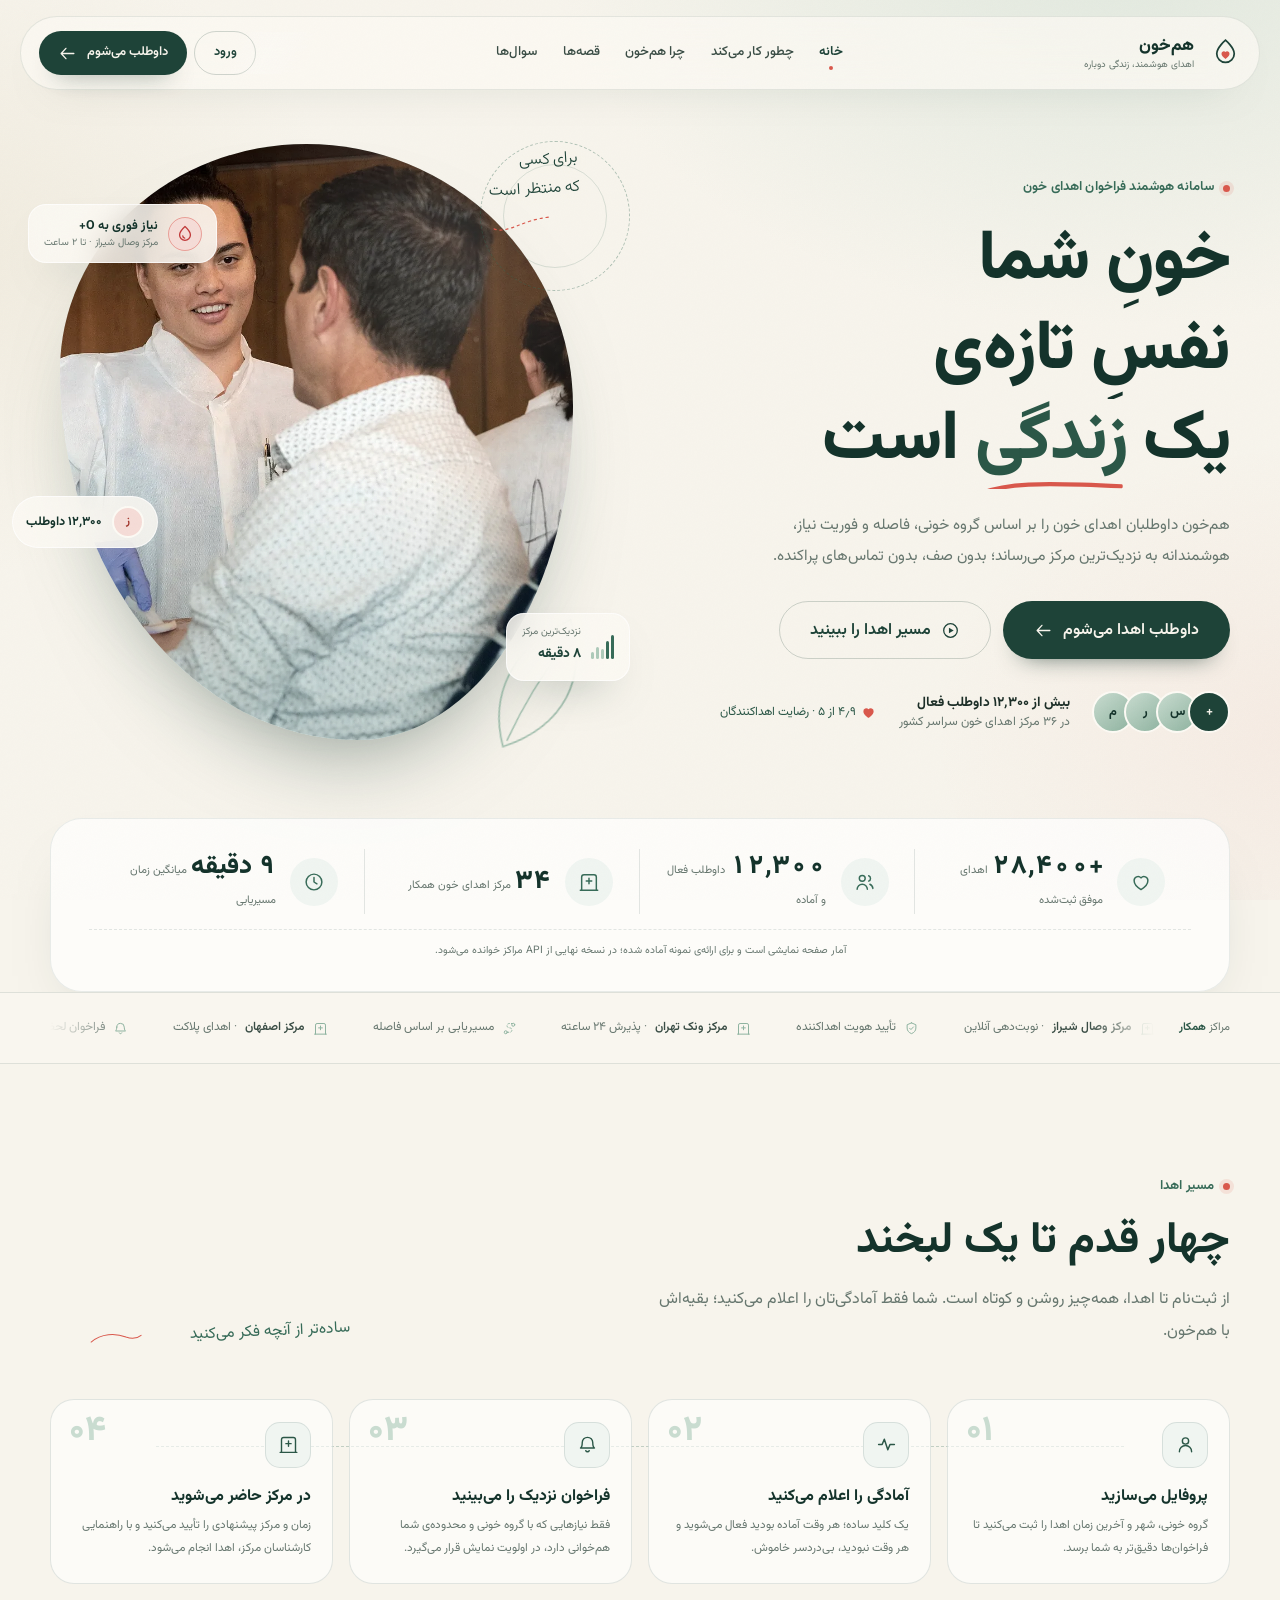
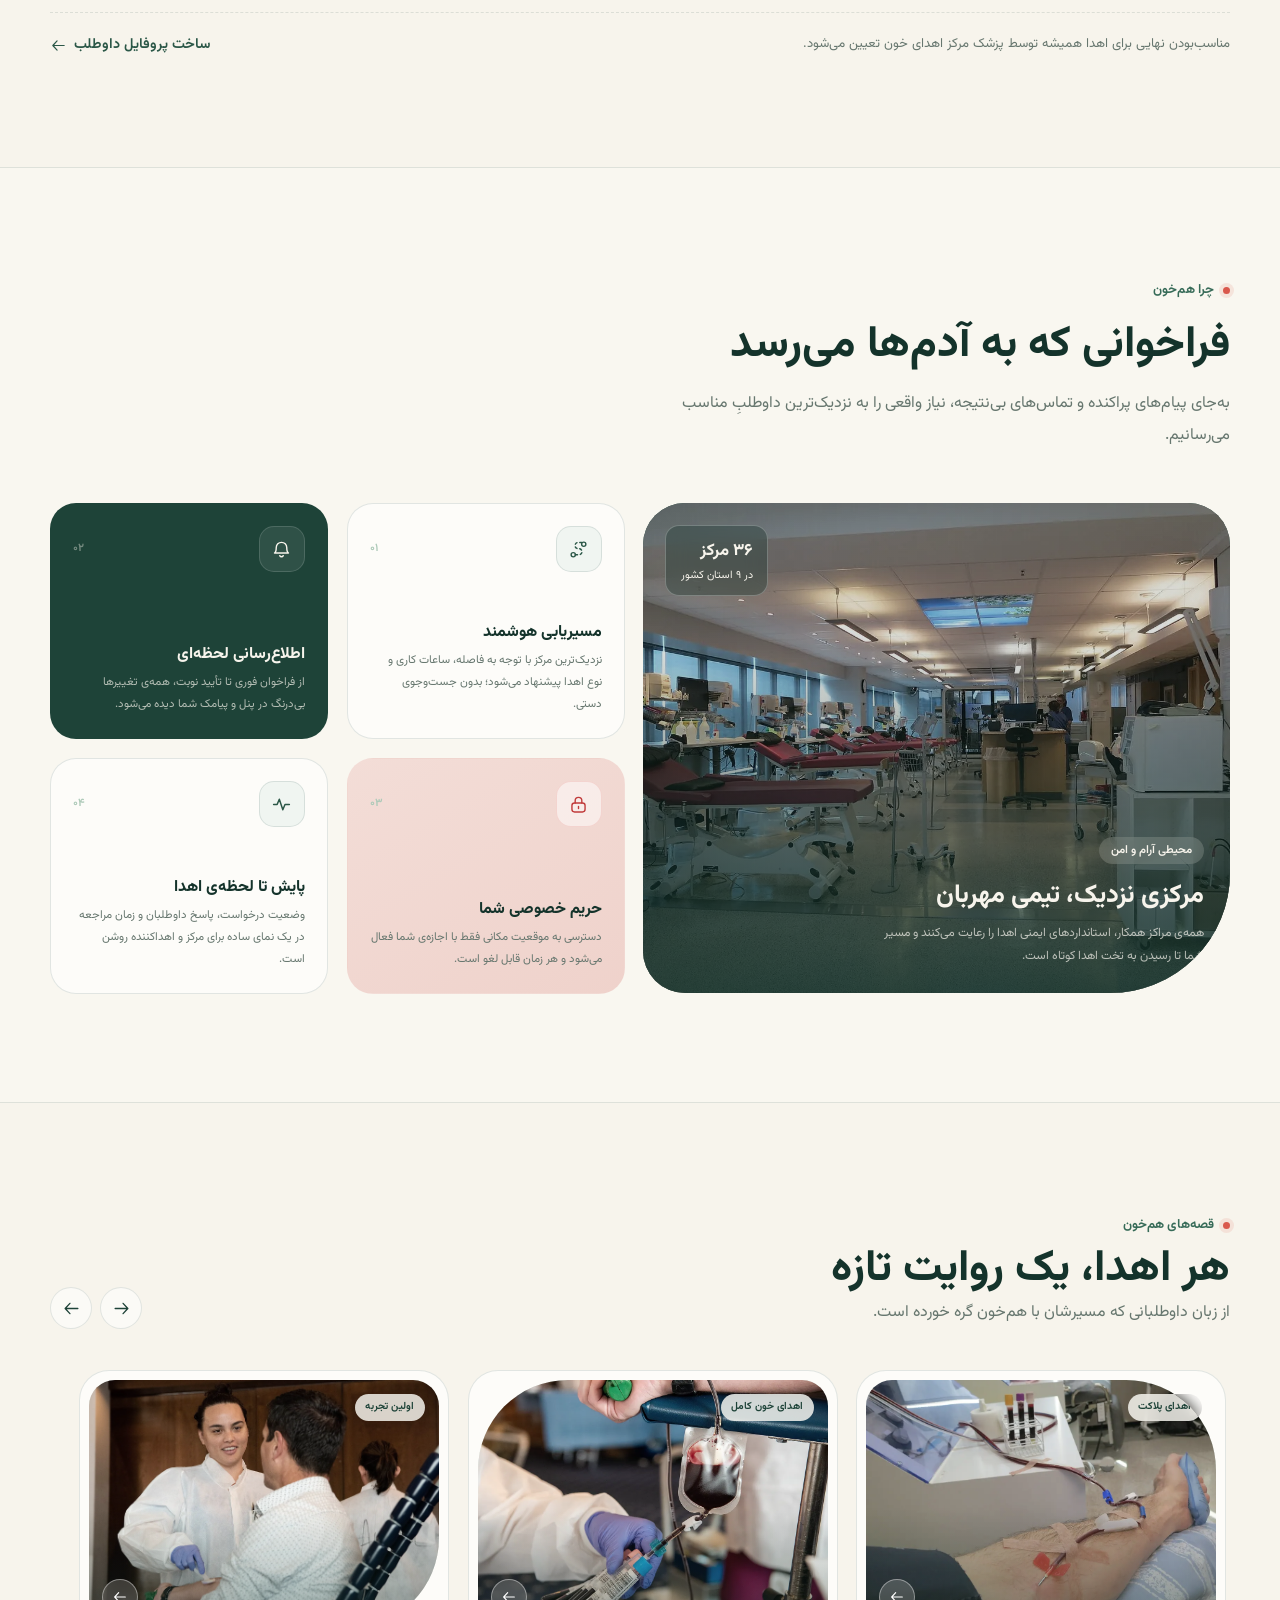
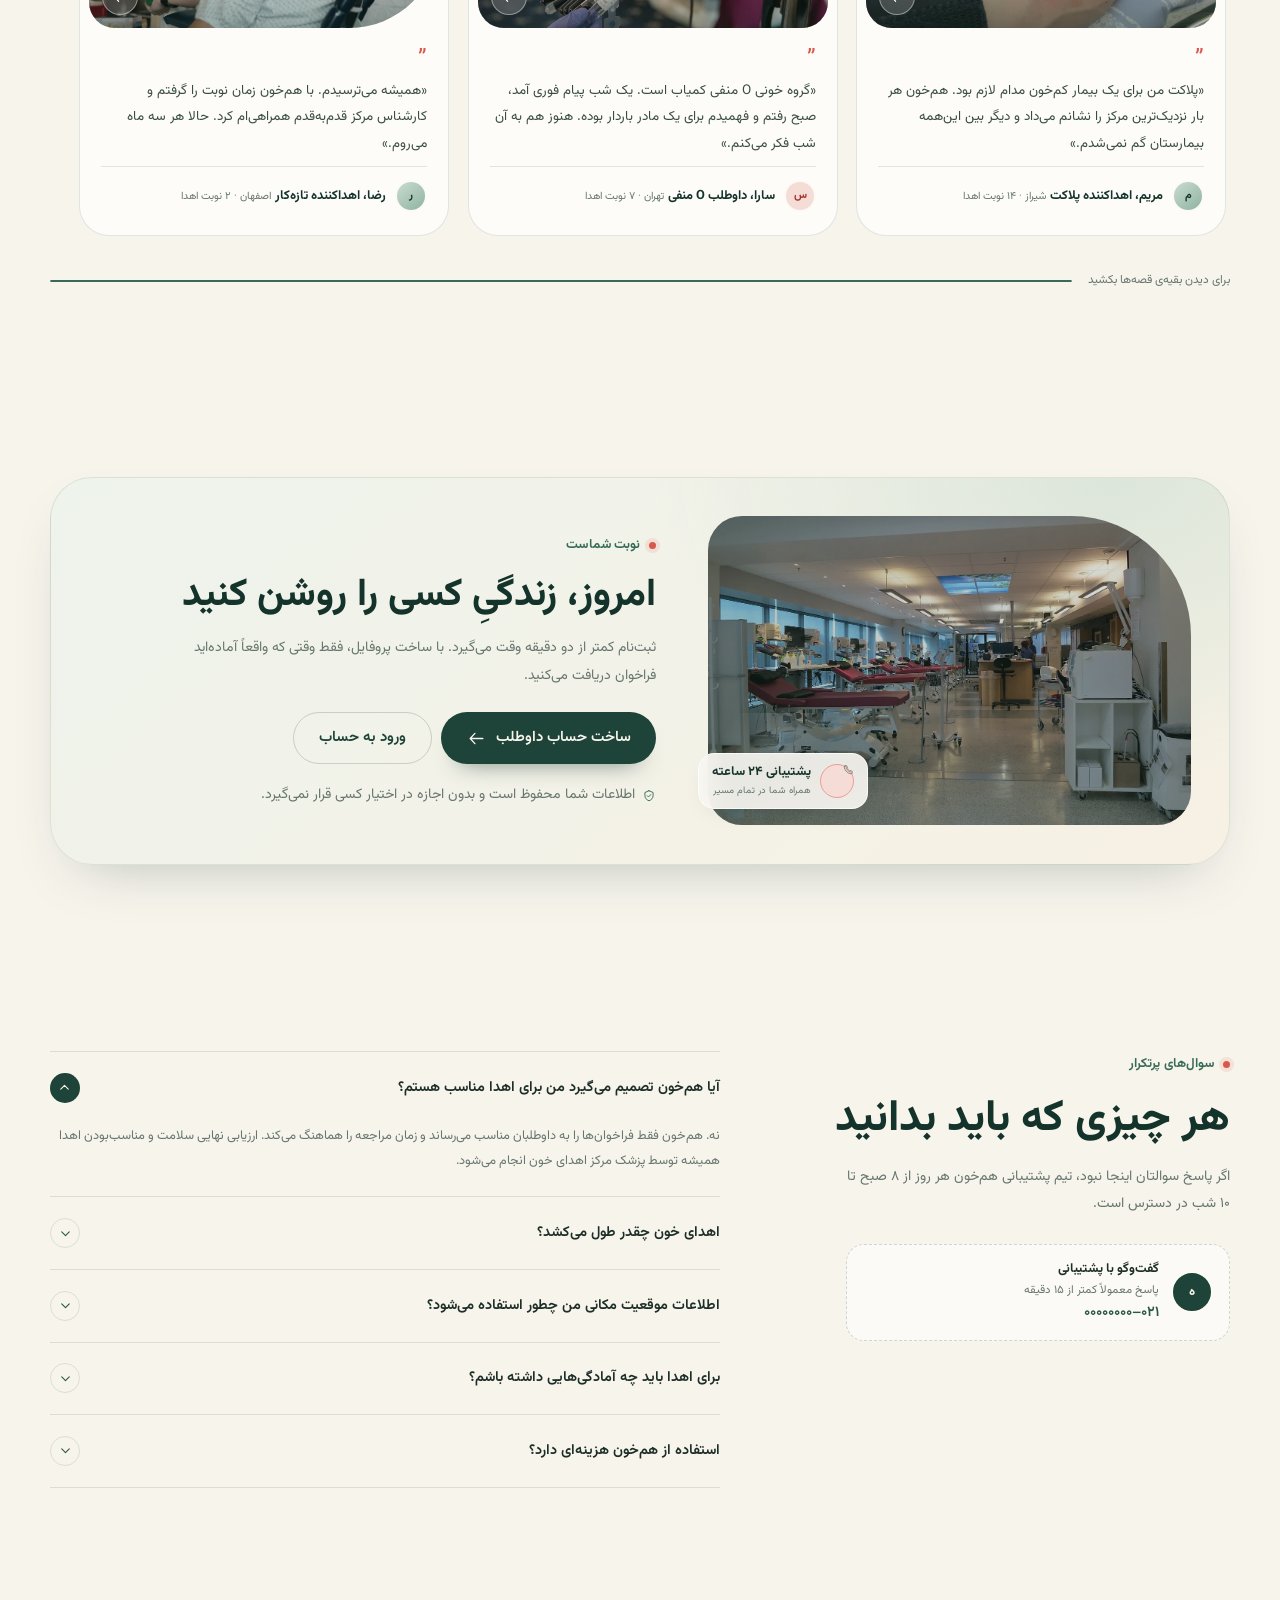
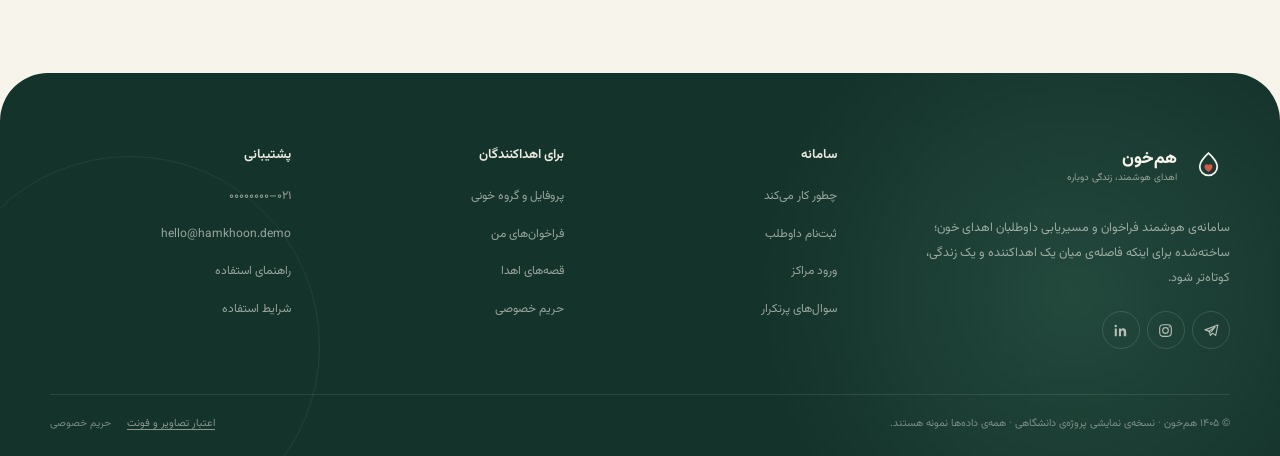
<file: frontend/index.html>
<!DOCTYPE html>
<html lang="fa" dir="rtl">
<head>
  <meta charset="utf-8" />
  <meta name="viewport" content="width=device-width, initial-scale=1" />
  <title>هم‌خون | سامانه هوشمند فراخوان و مسیریابی داوطلبان اهدای خون</title>
  <meta name="description" content="هم‌خون داوطلبان اهدای خون را بر اساس گروه خونی، فاصله و فوریت نیاز، هوشمندانه به مراکز اهدا می‌رساند." />
  <meta name="theme-color" content="#14332b" />
  <link rel="icon" href="assets/icons/favicon.svg" type="image/svg+xml" />
  <link rel="preload" href="assets/fonts/Vazirmatn-Variable.woff2" as="font" type="font/woff2" crossorigin />
  <link rel="stylesheet" href="css/base.css" />
  <link rel="stylesheet" href="css/components.css" />
  <link rel="stylesheet" href="css/home.css" />
  <script>document.documentElement.classList.add("js");</script>
  <script type="module" src="js/pages/home.js"></script>
</head>
<body>
  <a class="skip-link" href="#main">پرش به محتوای اصلی</a>

  <header class="site-head" data-header>
    <div class="nav-shell">
      <a class="brand" href="index.html" aria-label="هم‌خون، صفحه اصلی">
        <svg class="brand__mark" viewBox="0 0 64 64" aria-hidden="true">
          <rect width="64" height="64" rx="20" fill="none"/>
          <path d="M32 12c0 0-13 11.2-13 20.2a13 13 0 0 0 26 0C45 23.2 32 12 32 12Z" fill="none" stroke="currentColor" stroke-width="2.6"/>
          <path d="M32 40c-3.9-3-6-5.3-6-7.7a3.6 3.6 0 0 1 6-2.5 3.6 3.6 0 0 1 6 2.5c0 2.4-2.1 4.7-6 7.7Z" fill="#D9584C"/>
        </svg>
        <span>
          <span class="brand__name">هم‌خون</span>
          <span class="brand__sub">اهدای هوشمند، زندگی دوباره</span>
        </span>
      </a>

      <nav class="nav-links" aria-label="منوی اصلی">
        <a class="nav-link" href="index.html" aria-current="page">خانه</a>
        <a class="nav-link" href="#process">چطور کار می‌کند</a>
        <a class="nav-link" href="#why">چرا هم‌خون</a>
        <a class="nav-link" href="#stories">قصه‌ها</a>
        <a class="nav-link" href="#faq">سوال‌ها</a>
      </nav>

      <div class="nav-actions">
        <a class="btn btn--ghost" href="pages/login.html">ورود</a>
        <a class="btn btn--primary" href="pages/login.html?purpose=register">
          <span class="btn__label">داوطلب می‌شوم</span>
          <svg class="icon icon-arrow" aria-hidden="true"><use href="assets/icons/sprite.svg#i-arrow-left"></use></svg>
        </a>
        <button class="icon-btn nav-toggle" type="button" data-menu-open="#mobile-menu" aria-label="باز کردن منو" aria-controls="mobile-menu">
          <svg class="icon" aria-hidden="true"><use href="assets/icons/sprite.svg#i-menu"></use></svg>
        </button>
      </div>
    </div>
  </header>

  <dialog class="mobile-menu" id="mobile-menu" aria-label="منوی موبایل">
    <div class="mobile-menu__panel">
      <div class="mobile-menu__head">
        <span class="brand">
          <svg class="brand__mark" viewBox="0 0 64 64" aria-hidden="true">
            <rect width="64" height="64" rx="20" fill="none"/>
            <path d="M32 12c0 0-13 11.2-13 20.2a13 13 0 0 0 26 0C45 23.2 32 12 32 12Z" fill="none" stroke="currentColor" stroke-width="2.6"/>
            <path d="M32 40c-3.9-3-6-5.3-6-7.7a3.6 3.6 0 0 1 6-2.5 3.6 3.6 0 0 1 6 2.5c0 2.4-2.1 4.7-6 7.7Z" fill="#D9584C"/>
          </svg>
          <span class="brand__name">هم‌خون</span>
        </span>
        <button class="icon-btn" type="button" data-close-dialog aria-label="بستن منو">
          <svg class="icon" aria-hidden="true"><use href="assets/icons/sprite.svg#i-x"></use></svg>
        </button>
      </div>
      <nav class="mobile-menu__links" aria-label="منوی موبایل">
        <a href="index.html">خانه <svg class="icon" aria-hidden="true"><use href="assets/icons/sprite.svg#i-chevron-left"></use></svg></a>
        <a href="#process">چطور کار می‌کند <svg class="icon" aria-hidden="true"><use href="assets/icons/sprite.svg#i-chevron-left"></use></svg></a>
        <a href="#why">چرا هم‌خون <svg class="icon" aria-hidden="true"><use href="assets/icons/sprite.svg#i-chevron-left"></use></svg></a>
        <a href="#stories">قصه‌ها <svg class="icon" aria-hidden="true"><use href="assets/icons/sprite.svg#i-chevron-left"></use></svg></a>
        <a href="#faq">سوال‌های پرتکرار <svg class="icon" aria-hidden="true"><use href="assets/icons/sprite.svg#i-chevron-left"></use></svg></a>
      </nav>
      <div class="mobile-menu__actions">
        <a class="btn btn--primary btn--block" href="pages/login.html?purpose=register">داوطلب می‌شوم</a>
        <a class="btn btn--ghost btn--block" href="pages/login.html">ورود به حساب</a>
      </div>
    </div>
  </dialog>

  <main id="main">
    <section class="hero">
      <div class="hero__glow" aria-hidden="true"></div>
      <div class="container hero__grid">
        <div class="hero__copy">
          <span class="eyebrow">سامانه هوشمند فراخوان اهدای خون</span>
          <h1 class="hero__title">
            <span class="hero__line" style="--d:.05s"><span>خونِ شما</span></span>
            <span class="hero__line" style="--d:.16s"><span>نفسِ تازه‌ی</span></span>
            <span class="hero__line" style="--d:.27s"><span>یک <span class="hero__accent">زندگی
              <svg viewBox="0 0 220 16" aria-hidden="true" preserveAspectRatio="none"><path d="M4 11c38-7 84-8 212-5"/></svg>
            </span> است</span></span>
          </h1>
          <p class="hero__desc">
            هم‌خون داوطلبان اهدای خون را بر اساس گروه خونی، فاصله و فوریت نیاز، هوشمندانه به نزدیک‌ترین مرکز می‌رساند؛ بدون صف، بدون تماس‌های پراکنده.
          </p>
          <div class="hero__actions">
            <a class="btn btn--primary btn--lg" href="pages/login.html?purpose=register">
              <span class="btn__label">داوطلب اهدا می‌شوم</span>
              <svg class="icon icon-arrow" aria-hidden="true"><use href="assets/icons/sprite.svg#i-arrow-left"></use></svg>
            </a>
            <a class="btn btn--ghost btn--lg" href="#process">
              <svg class="icon" aria-hidden="true"><use href="assets/icons/sprite.svg#i-play"></use></svg>
              <span class="btn__label">مسیر اهدا را ببینید</span>
            </a>
          </div>
          <div class="hero__proof">
            <div class="avatar-stack" aria-hidden="true">
              <span class="avatar">م</span>
              <span class="avatar">ر</span>
              <span class="avatar">س</span>
              <span class="avatar avatar--ink">+</span>
            </div>
            <span class="hero__proof-text">
              <strong>بیش از ۱۲٬۳۰۰ داوطلب فعال</strong>
              در ۳۶ مرکز اهدای خون سراسر کشور
            </span>
            <span class="hero__rating">
              <svg class="icon" aria-hidden="true"><use href="assets/icons/sprite.svg#i-heart-fill"></use></svg>
              ۴٫۹ از ۵ · رضایت اهداکنندگان
            </span>
          </div>
        </div>

        <div class="hero__art">
          <div class="hero__frame frame">
            <img src="assets/images/hero-donation.webp" alt="پرستار در حال همراهی یک داوطلب اهدای خون" width="900" height="1200" fetchpriority="high" />
            <div class="hero__tint" aria-hidden="true"></div>
          </div>
          <div class="hero__ring" aria-hidden="true"></div>
          <svg class="hero__leaf" viewBox="0 0 120 120" aria-hidden="true">
            <path d="M22 104C20 62 44 28 96 16c4 48-22 82-74 88Z" fill="none" stroke="currentColor" stroke-width="1.4"/>
            <path d="M26 100C44 76 62 56 88 34" fill="none" stroke="currentColor" stroke-width="1.2"/>
          </svg>
          <span class="hero__note" aria-hidden="true">
            برای کسی<br>که منتظر است
            <svg class="heart-line" viewBox="0 0 80 40"><path d="M4 30C22 36 42 14 76 8" fill="none" stroke="currentColor" stroke-width="1.6" stroke-linecap="round" stroke-dasharray="3 5"/></svg>
          </span>

          <div class="float-card float-card--urgent">
            <span class="float-card__pulse">
              <svg class="icon" aria-hidden="true"><use href="assets/icons/sprite.svg#i-drop"></use></svg>
            </span>
            <span>
              <span class="float-card__title">نیاز فوری به O+</span>
              <span class="float-card__meta">مرکز وصال شیراز · تا ۲ ساعت</span>
            </span>
          </div>

          <div class="float-card float-card--eta">
            <span class="float-card__spark" aria-hidden="true"><i></i><i></i><i></i><i></i><i></i></span>
            <span>
              <span class="float-card__meta">نزدیک‌ترین مرکز</span>
              <span class="float-card__value">۸ دقیقه</span>
            </span>
          </div>

          <div class="float-card float-card--people">
            <span class="avatar avatar--sm avatar--coral">ز</span>
            <span class="float-card__title">۱۲٬۳۰۰ داوطلب</span>
          </div>
        </div>
      </div>

      <div class="container stats-wrap" data-reveal>
        <div class="stats-band">
          <div class="stats-band__grid">
            <div class="stat-item">
              <span class="stat-item__icon"><svg class="icon" aria-hidden="true"><use href="assets/icons/sprite.svg#i-heart"></use></svg></span>
              <span>
                <span class="stat-item__value"><span dir="ltr" style="display: inline-block"><span data-count="28400">۲۸٬۴۰۰</span>+</span></span>
                <span class="stat-item__label">اهدای موفق ثبت‌شده</span>
              </span>
            </div>
            <div class="stat-item">
              <span class="stat-item__icon"><svg class="icon" aria-hidden="true"><use href="assets/icons/sprite.svg#i-users"></use></svg></span>
              <span>
                <span class="stat-item__value"><span data-count="12300">۱۲٬۳۰۰</span></span>
                <span class="stat-item__label">داوطلب فعال و آماده</span>
              </span>
            </div>
            <div class="stat-item">
              <span class="stat-item__icon"><svg class="icon" aria-hidden="true"><use href="assets/icons/sprite.svg#i-hospital"></use></svg></span>
              <span>
                <span class="stat-item__value"><span data-count="36">۳۶</span></span>
                <span class="stat-item__label">مرکز اهدای خون همکار</span>
              </span>
            </div>
            <div class="stat-item">
              <span class="stat-item__icon"><svg class="icon" aria-hidden="true"><use href="assets/icons/sprite.svg#i-clock"></use></svg></span>
              <span>
                <span class="stat-item__value"><span data-count="9">۹</span> دقیقه</span>
                <span class="stat-item__label">میانگین زمان مسیریابی</span>
              </span>
            </div>
          </div>
          <p class="stats-band__note">آمار صفحه نمایشی است و برای ارائه‌ی نمونه آماده شده؛ در نسخه نهایی از API مراکز خوانده می‌شود.</p>
        </div>
      </div>
    </section>

    <div class="trust-strip">
      <div class="container trust-strip__inner">
        <span class="trust-strip__label">مراکز <strong>همکار</strong></span>
        <div class="ticker">
          <div class="ticker__track">
            <span class="ticker__item"><svg class="icon" aria-hidden="true"><use href="assets/icons/sprite.svg#i-hospital"></use></svg><b>مرکز وصال شیراز</b> · نوبت‌دهی آنلاین</span>
            <span class="ticker__item"><svg class="icon" aria-hidden="true"><use href="assets/icons/sprite.svg#i-shield"></use></svg>تأیید هویت اهداکننده</span>
            <span class="ticker__item"><svg class="icon" aria-hidden="true"><use href="assets/icons/sprite.svg#i-hospital"></use></svg><b>مرکز ونک تهران</b> · پذیرش ۲۴ ساعته</span>
            <span class="ticker__item"><svg class="icon" aria-hidden="true"><use href="assets/icons/sprite.svg#i-route"></use></svg>مسیریابی بر اساس فاصله</span>
            <span class="ticker__item"><svg class="icon" aria-hidden="true"><use href="assets/icons/sprite.svg#i-hospital"></use></svg><b>مرکز اصفهان</b> · اهدای پلاکت</span>
            <span class="ticker__item"><svg class="icon" aria-hidden="true"><use href="assets/icons/sprite.svg#i-bell"></use></svg>فراخوان لحظه‌ای</span>
            <span class="ticker__item"><svg class="icon" aria-hidden="true"><use href="assets/icons/sprite.svg#i-hospital"></use></svg><b>مرکز وصال شیراز</b> · نوبت‌دهی آنلاین</span>
            <span class="ticker__item"><svg class="icon" aria-hidden="true"><use href="assets/icons/sprite.svg#i-shield"></use></svg>تأیید هویت اهداکننده</span>
            <span class="ticker__item"><svg class="icon" aria-hidden="true"><use href="assets/icons/sprite.svg#i-hospital"></use></svg><b>مرکز ونک تهران</b> · پذیرش ۲۴ ساعته</span>
            <span class="ticker__item"><svg class="icon" aria-hidden="true"><use href="assets/icons/sprite.svg#i-route"></use></svg>مسیریابی بر اساس فاصله</span>
            <span class="ticker__item"><svg class="icon" aria-hidden="true"><use href="assets/icons/sprite.svg#i-hospital"></use></svg><b>مرکز اصفهان</b> · اهدای پلاکت</span>
            <span class="ticker__item"><svg class="icon" aria-hidden="true"><use href="assets/icons/sprite.svg#i-bell"></use></svg>فراخوان لحظه‌ای</span>
          </div>
        </div>
      </div>
    </div>

    <section class="section process" id="process">
      <div class="container">
        <div class="section-head" data-reveal>
          <div class="section-head__text">
            <span class="eyebrow">مسیر اهدا</span>
            <h2>چهار قدم تا یک لبخند</h2>
            <p class="lead">از ثبت‌نام تا اهدا، همه‌چیز روشن و کوتاه است. شما فقط آمادگی‌تان را اعلام می‌کنید؛ بقیه‌اش با هم‌خون.</p>
          </div>
          <span class="hand-note" aria-hidden="true">
            ساده‌تر از آنچه فکر می‌کنید
            <svg class="squiggle" viewBox="0 0 90 24"><path d="M2 18C20 4 44 4 62 12c10 4 18 4 26-2" fill="none" stroke="currentColor" stroke-width="1.6" stroke-linecap="round"/></svg>
          </span>
        </div>

        <div class="process__steps">
          <article class="step-card" data-reveal style="--d:.02s">
            <span class="step-card__num" aria-hidden="true">۰۱</span>
            <span class="icon-tile"><svg class="icon" aria-hidden="true"><use href="assets/icons/sprite.svg#i-user"></use></svg></span>
            <h3>پروفایل می‌سازید</h3>
            <p>گروه خونی، شهر و آخرین زمان اهدا را ثبت می‌کنید تا فراخوان‌ها دقیق‌تر به شما برسد.</p>
          </article>
          <article class="step-card" data-reveal style="--d:.1s">
            <span class="step-card__num" aria-hidden="true">۰۲</span>
            <span class="icon-tile"><svg class="icon" aria-hidden="true"><use href="assets/icons/sprite.svg#i-activity"></use></svg></span>
            <h3>آمادگی را اعلام می‌کنید</h3>
            <p>یک کلید ساده؛ هر وقت آماده بودید فعال می‌شوید و هر وقت نبودید، بی‌دردسر خاموش.</p>
          </article>
          <article class="step-card" data-reveal style="--d:.18s">
            <span class="step-card__num" aria-hidden="true">۰۳</span>
            <span class="icon-tile"><svg class="icon" aria-hidden="true"><use href="assets/icons/sprite.svg#i-bell"></use></svg></span>
            <h3>فراخوان نزدیک را می‌بینید</h3>
            <p>فقط نیازهایی که با گروه خونی و محدوده‌ی شما هم‌خوانی دارد، در اولویت نمایش قرار می‌گیرد.</p>
          </article>
          <article class="step-card" data-reveal style="--d:.26s">
            <span class="step-card__num" aria-hidden="true">۰۴</span>
            <span class="icon-tile"><svg class="icon" aria-hidden="true"><use href="assets/icons/sprite.svg#i-hospital"></use></svg></span>
            <h3>در مرکز حاضر می‌شوید</h3>
            <p>زمان و مرکز پیشنهادی را تأیید می‌کنید و با راهنمایی کارشناسان مرکز، اهدا انجام می‌شود.</p>
          </article>
        </div>

        <div class="process__foot" data-reveal>
          <p class="small muted">مناسب‌بودن نهایی برای اهدا همیشه توسط پزشک مرکز اهدای خون تعیین می‌شود.</p>
          <a class="link-arrow" href="pages/login.html?purpose=register">
            ساخت پروفایل داوطلب
            <svg class="icon" aria-hidden="true"><use href="assets/icons/sprite.svg#i-arrow-left"></use></svg>
          </a>
        </div>
      </div>
    </section>

    <section class="section section-band" id="why">
      <div class="container">
        <div class="section-head" data-reveal>
          <div class="section-head__text">
            <span class="eyebrow">چرا هم‌خون</span>
            <h2>فراخوانی که به آدم‌ها می‌رسد</h2>
            <p class="lead">به‌جای پیام‌های پراکنده و تماس‌های بی‌نتیجه، نیاز واقعی را به نزدیک‌ترین داوطلبِ مناسب می‌رسانیم.</p>
          </div>
        </div>

        <div class="bento">
          <figure class="bento__visual" data-reveal>
            <img src="assets/images/center-interior.webp" alt="فضای روشن و آرام یک مرکز اهدای خون" width="1280" height="853" loading="lazy" />
            <div class="bento__metric">
              <b>۳۶ مرکز</b>
              در ۹ استان کشور
            </div>
            <figcaption class="bento__visual-copy">
              <span class="tag">محیطی آرام و امن</span>
              <h3>مرکزی نزدیک، تیمی مهربان</h3>
              <p>همه‌ی مراکز همکار، استانداردهای ایمنی اهدا را رعایت می‌کنند و مسیر شما تا رسیدن به تخت اهدا کوتاه است.</p>
            </figcaption>
          </figure>

          <div class="bento__grid">
            <article class="feature-card" data-reveal="right" style="--d:.04s">
              <div class="feature-card__top">
                <span class="icon-tile"><svg class="icon" aria-hidden="true"><use href="assets/icons/sprite.svg#i-route"></use></svg></span>
                <span class="feature-card__index">۰۱</span>
              </div>
              <div>
                <h3>مسیریابی هوشمند</h3>
                <p>نزدیک‌ترین مرکز با توجه به فاصله، ساعات کاری و نوع اهدا پیشنهاد می‌شود؛ بدون جست‌وجوی دستی.</p>
              </div>
            </article>
            <article class="feature-card feature-card--dark" data-reveal="right" style="--d:.1s">
              <div class="feature-card__top">
                <span class="icon-tile"><svg class="icon" aria-hidden="true"><use href="assets/icons/sprite.svg#i-bell"></use></svg></span>
                <span class="feature-card__index">۰۲</span>
              </div>
              <div>
                <h3>اطلاع‌رسانی لحظه‌ای</h3>
                <p>از فراخوان فوری تا تأیید نوبت، همه‌ی تغییرها بی‌درنگ در پنل و پیامک شما دیده می‌شود.</p>
              </div>
            </article>
            <article class="feature-card feature-card--coral" data-reveal="right" style="--d:.16s">
              <div class="feature-card__top">
                <span class="icon-tile"><svg class="icon" aria-hidden="true"><use href="assets/icons/sprite.svg#i-lock"></use></svg></span>
                <span class="feature-card__index">۰۳</span>
              </div>
              <div>
                <h3>حریم خصوصی شما</h3>
                <p>دسترسی به موقعیت مکانی فقط با اجازه‌ی شما فعال می‌شود و هر زمان قابل لغو است.</p>
              </div>
            </article>
            <article class="feature-card" data-reveal="right" style="--d:.22s">
              <div class="feature-card__top">
                <span class="icon-tile"><svg class="icon" aria-hidden="true"><use href="assets/icons/sprite.svg#i-activity"></use></svg></span>
                <span class="feature-card__index">۰۴</span>
              </div>
              <div>
                <h3>پایش تا لحظه‌ی اهدا</h3>
                <p>وضعیت درخواست، پاسخ داوطلبان و زمان مراجعه در یک نمای ساده برای مرکز و اهداکننده روشن است.</p>
              </div>
            </article>
          </div>
        </div>
      </div>
    </section>

    <section class="section stories" id="stories">
      <div class="container">
        <div class="stories__head" data-reveal>
          <div>
            <span class="eyebrow">قصه‌های هم‌خون</span>
            <h2>هر اهدا، یک روایت تازه</h2>
            <p class="lead">از زبان داوطلبانی که مسیرشان با هم‌خون گره خورده است.</p>
          </div>
          <div class="stories__controls">
            <button class="icon-btn" type="button" data-story-prev aria-label="قصه‌ی قبلی">
              <svg class="icon" aria-hidden="true"><use href="assets/icons/sprite.svg#i-arrow-right"></use></svg>
            </button>
            <button class="icon-btn" type="button" data-story-next aria-label="قصه‌ی بعدی">
              <svg class="icon" aria-hidden="true"><use href="assets/icons/sprite.svg#i-arrow-left"></use></svg>
            </button>
          </div>
        </div>

        <div class="stories__track" data-story-track tabindex="0" aria-label="کاروسل قصه‌های اهداکنندگان">
          <article class="story-card" data-reveal>
            <div class="story-card__media">
              <img src="assets/images/platelet-donation.webp" alt="اهدای پلاکت در یک مرکز مجهز" width="1200" height="800" loading="lazy" />
              <span class="story-card__tag">اهدای پلاکت</span>
              <span class="story-card__arrow" aria-hidden="true"><svg class="icon"><use href="assets/icons/sprite.svg#i-arrow-left"></use></svg></span>
            </div>
            <div class="story-card__body">
              <p class="story-card__quote">«پلاکت من برای یک بیمار کم‌خون مدام لازم بود. هم‌خون هر بار نزدیک‌ترین مرکز را نشانم می‌داد و دیگر بین این‌همه بیمارستان گم نمی‌شدم.»</p>
              <div class="story-card__meta">
                <span class="avatar avatar--sm">م</span>
                <span>
                  <span class="story-card__name">مریم، اهداکننده پلاکت</span>
                  <span class="story-card__place">شیراز · ۱۴ نوبت اهدا</span>
                </span>
              </div>
            </div>
          </article>

          <article class="story-card" data-reveal style="--d:.08s">
            <div class="story-card__media">
              <img src="assets/images/blood-bag.webp" alt="کیسه‌ی خون آماده در مرکز اهدا" width="1200" height="800" loading="lazy" />
              <span class="story-card__tag">اهدای خون کامل</span>
              <span class="story-card__arrow" aria-hidden="true"><svg class="icon"><use href="assets/icons/sprite.svg#i-arrow-left"></use></svg></span>
            </div>
            <div class="story-card__body">
              <p class="story-card__quote">«گروه خونی O منفی کمیاب است. یک شب پیام فوری آمد، صبح رفتم و فهمیدم برای یک مادر باردار بوده. هنوز هم به آن شب فکر می‌کنم.»</p>
              <div class="story-card__meta">
                <span class="avatar avatar--sm avatar--coral">س</span>
                <span>
                  <span class="story-card__name">سارا، داوطلب O منفی</span>
                  <span class="story-card__place">تهران · ۷ نوبت اهدا</span>
                </span>
              </div>
            </div>
          </article>

          <article class="story-card" data-reveal style="--d:.16s">
            <div class="story-card__media">
              <img src="assets/images/hero-donation.webp" alt="همراهی کارشناس مرکز با یک داوطلب" width="900" height="1200" loading="lazy" />
              <span class="story-card__tag">اولین تجربه</span>
              <span class="story-card__arrow" aria-hidden="true"><svg class="icon"><use href="assets/icons/sprite.svg#i-arrow-left"></use></svg></span>
            </div>
            <div class="story-card__body">
              <p class="story-card__quote">«همیشه می‌ترسیدم. با هم‌خون زمان نوبت را گرفتم و کارشناس مرکز قدم‌به‌قدم همراهی‌ام کرد. حالا هر سه ماه می‌روم.»</p>
              <div class="story-card__meta">
                <span class="avatar avatar--sm">ر</span>
                <span>
                  <span class="story-card__name">رضا، اهداکننده تازه‌کار</span>
                  <span class="story-card__place">اصفهان · ۲ نوبت اهدا</span>
                </span>
              </div>
            </div>
          </article>
        </div>

        <div class="stories__foot">
          <span class="tiny muted">برای دیدن بقیه‌ی قصه‌ها بکشید</span>
          <div class="stories__progress" aria-hidden="true"><span data-story-progress></span></div>
        </div>
      </div>
    </section>

    <section class="section section--tight">
      <div class="container">
        <div class="cta-panel" data-reveal>
          <div class="cta-panel__visual">
            <div class="cta-panel__frame">
              <img src="assets/images/center-interior.webp" alt="تخت اهدای خون در مرکز" width="1280" height="853" loading="lazy" />
            </div>
            <div class="cta-panel__chip">
              <span class="float-card__pulse">
                <svg class="icon" aria-hidden="true"><use href="assets/icons/sprite.svg#i-phone"></use></svg>
              </span>
              <span>
                <b>پشتیبانی ۲۴ ساعته</b>
                <span>همراه شما در تمام مسیر</span>
              </span>
            </div>
          </div>
          <div class="cta-panel__copy">
            <span class="eyebrow">نوبت شماست</span>
            <h2>امروز، زندگیِ کسی را روشن کنید</h2>
            <p>ثبت‌نام کمتر از دو دقیقه وقت می‌گیرد. با ساخت پروفایل، فقط وقتی که واقعاً آماده‌اید فراخوان دریافت می‌کنید.</p>
            <div class="cta-panel__actions">
              <a class="btn btn--primary" href="pages/login.html?purpose=register">
                <span class="btn__label">ساخت حساب داوطلب</span>
                <svg class="icon icon-arrow" aria-hidden="true"><use href="assets/icons/sprite.svg#i-arrow-left"></use></svg>
              </a>
              <a class="btn btn--ghost" href="pages/login.html">ورود به حساب</a>
            </div>
            <p class="cta-panel__note">
              <svg class="icon" aria-hidden="true"><use href="assets/icons/sprite.svg#i-shield"></use></svg>
              اطلاعات شما محفوظ است و بدون اجازه در اختیار کسی قرار نمی‌گیرد.
            </p>
          </div>
        </div>
      </div>
    </section>

    <section class="section faq" id="faq">
      <div class="container faq__grid">
        <div class="faq__intro" data-reveal>
          <span class="eyebrow">سوال‌های پرتکرار</span>
          <h2>هر چیزی که باید بدانید</h2>
          <p>اگر پاسخ سوالتان اینجا نبود، تیم پشتیبانی هم‌خون هر روز از ۸ صبح تا ۱۰ شب در دسترس است.</p>
          <div class="faq__contact">
            <span class="avatar avatar--ink">ه</span>
            <p>
              <strong>گفت‌وگو با پشتیبانی</strong>
              پاسخ معمولاً کمتر از ۱۵ دقیقه
              <br>
              <a class="link-arrow small" href="tel:02100000000">۰۲۱–۰۰۰۰۰۰۰۰</a>
            </p>
          </div>
        </div>

        <div class="faq-list" data-accordion data-reveal="left">
          <div class="faq-item is-open">
            <button class="faq-item__q" type="button" aria-expanded="true">
              آیا هم‌خون تصمیم می‌گیرد من برای اهدا مناسب هستم؟
              <span class="faq-item__icon"><svg class="icon" aria-hidden="true"><use href="assets/icons/sprite.svg#i-chevron-down"></use></svg></span>
            </button>
            <div class="faq-item__a"><div><p>نه. هم‌خون فقط فراخوان‌ها را به داوطلبان مناسب می‌رساند و زمان مراجعه را هماهنگ می‌کند. ارزیابی نهایی سلامت و مناسب‌بودن اهدا همیشه توسط پزشک مرکز اهدای خون انجام می‌شود.</p></div></div>
          </div>
          <div class="faq-item">
            <button class="faq-item__q" type="button" aria-expanded="false">
              اهدای خون چقدر طول می‌کشد؟
              <span class="faq-item__icon"><svg class="icon" aria-hidden="true"><use href="assets/icons/sprite.svg#i-chevron-down"></use></svg></span>
            </button>
            <div class="faq-item__a"><div><p>مدت زمان دقیق به نظر پزشک و نوع اهدا بستگی دارد. در فرم نوبت‌دهی، بازه‌ی تقریبی هر مرکز نمایش داده می‌شود تا بتوانید برنامه‌ی روزتان را هماهنگ کنید.</p></div></div>
          </div>
          <div class="faq-item">
            <button class="faq-item__q" type="button" aria-expanded="false">
              اطلاعات موقعیت مکانی من چطور استفاده می‌شود؟
              <span class="faq-item__icon"><svg class="icon" aria-hidden="true"><use href="assets/icons/sprite.svg#i-chevron-down"></use></svg></span>
            </button>
            <div class="faq-item__a"><div><p>دسترسی به موقعیت فقط زمانی فعال می‌شود که خودتان اجازه بدهید و تنها برای پیشنهاد نزدیک‌ترین مرکز استفاده می‌شود. هر زمان بخواهید می‌توانید این اجازه را از پروفایل لغو کنید.</p></div></div>
          </div>
          <div class="faq-item">
            <button class="faq-item__q" type="button" aria-expanded="false">
              برای اهدا باید چه آمادگی‌هایی داشته باشم؟
              <span class="faq-item__icon"><svg class="icon" aria-hidden="true"><use href="assets/icons/sprite.svg#i-chevron-down"></use></svg></span>
            </button>
            <div class="faq-item__a"><div><p>توصیه‌های آمادگی (خواب کافی، تغذیه و مصرف مایعات) را مرکز اهدای خون بر اساس شرایط شما ارائه می‌کند. اگر داروی خاصی مصرف می‌کنید، پیش از مراجعه با کارشناسان مرکز مشورت کنید.</p></div></div>
          </div>
          <div class="faq-item">
            <button class="faq-item__q" type="button" aria-expanded="false">
              استفاده از هم‌خون هزینه‌ای دارد؟
              <span class="faq-item__icon"><svg class="icon" aria-hidden="true"><use href="assets/icons/sprite.svg#i-chevron-down"></use></svg></span>
            </button>
            <div class="faq-item__a"><div><p>ثبت‌نام و دریافت فراخوان برای داوطلبان کاملاً رایگان است. هم‌خون هیچ مبلغی بابت واسطه‌گری اهدا دریافت نمی‌کند.</p></div></div>
          </div>
        </div>
      </div>
    </section>
  </main>

  <footer class="footer">
    <div class="container">
      <div class="footer__grid">
        <div class="footer__brand">
          <a class="brand brand--light" href="index.html" aria-label="هم‌خون">
            <svg class="brand__mark" viewBox="0 0 64 64" aria-hidden="true">
              <rect width="64" height="64" rx="20" fill="none"/>
              <path d="M32 12c0 0-13 11.2-13 20.2a13 13 0 0 0 26 0C45 23.2 32 12 32 12Z" fill="none" stroke="currentColor" stroke-width="2.6"/>
              <path d="M32 40c-3.9-3-6-5.3-6-7.7a3.6 3.6 0 0 1 6-2.5 3.6 3.6 0 0 1 6 2.5c0 2.4-2.1 4.7-6 7.7Z" fill="#D9584C"/>
            </svg>
            <span>
              <span class="brand__name">هم‌خون</span>
              <span class="brand__sub">اهدای هوشمند، زندگی دوباره</span>
            </span>
          </a>
          <p>سامانه‌ی هوشمند فراخوان و مسیریابی داوطلبان اهدای خون؛ ساخته‌شده برای اینکه فاصله‌ی میان یک اهداکننده و یک زندگی، کوتاه‌تر شود.</p>
          <div class="footer__socials">
            <a href="#" aria-label="تلگرام هم‌خون"><svg class="icon" aria-hidden="true"><use href="assets/icons/sprite.svg#i-telegram"></use></svg></a>
            <a href="#" aria-label="اینستاگرام هم‌خون"><svg class="icon" aria-hidden="true"><use href="assets/icons/sprite.svg#i-instagram"></use></svg></a>
            <a href="#" aria-label="لینکدین هم‌خون"><svg class="icon" aria-hidden="true"><use href="assets/icons/sprite.svg#i-linkedin"></use></svg></a>
          </div>
        </div>

        <div class="footer__col">
          <h4>سامانه</h4>
          <ul>
            <li><a href="#process">چطور کار می‌کند</a></li>
            <li><a href="pages/login.html?purpose=register">ثبت‌نام داوطلب</a></li>
            <li><a href="pages/login.html">ورود مراکز</a></li>
            <li><a href="#faq">سوال‌های پرتکرار</a></li>
          </ul>
        </div>

        <div class="footer__col">
          <h4>برای اهداکنندگان</h4>
          <ul>
            <li><a href="pages/donor-profile.html">پروفایل و گروه خونی</a></li>
            <li><a href="pages/donor-dashboard.html">فراخوان‌های من</a></li>
            <li><a href="#stories">قصه‌های اهدا</a></li>
            <li><a href="#why">حریم خصوصی</a></li>
          </ul>
        </div>

        <div class="footer__col footer__col--wide">
          <h4>پشتیبانی</h4>
          <ul>
            <li><a href="tel:02100000000">۰۲۱–۰۰۰۰۰۰۰۰</a></li>
            <li><a href="mailto:hello@hamkhoon.demo">hello@hamkhoon.demo</a></li>
            <li><a href="#faq">راهنمای استفاده</a></li>
            <li><a href="#faq">شرایط استفاده</a></li>
          </ul>
        </div>
      </div>

      <div class="footer__bottom">
        <span>© ۱۴۰۵ هم‌خون · نسخه‌ی نمایشی پروژه‌ی دانشگاهی · همه‌ی داده‌ها نمونه هستند.</span>
        <span class="footer__bottom-links">
          <button class="footer__credits-btn" type="button" data-open-dialog="#credits">اعتبار تصاویر و فونت</button>
          <a href="#faq">حریم خصوصی</a>
        </span>
      </div>
    </div>
  </footer>

  <dialog class="modal" id="credits" data-backdrop-close aria-labelledby="credits-title">
    <div class="modal__panel">
      <div class="modal__head">
        <h2 id="credits-title">اعتبار منابع</h2>
        <button class="modal__close" type="button" data-close-dialog aria-label="بستن">
          <svg class="icon" aria-hidden="true"><use href="assets/icons/sprite.svg#i-x"></use></svg>
        </button>
      </div>
      <div class="stack">
        <p class="small muted">
          تصاویر این نسخه‌ی نمایشی از آرشیوهای آزاد انتخاب شده‌اند:
        </p>
        <ul class="stack small">
          <li>عکس اهدای خون و کیسه‌ی خون: U.S. Air Force، عکاس Tech. Sgt. Nicholas Alder — مالکیت عمومی (Public Domain).</li>
          <li>عکس مرکز اهدا و اهدای پلاکت: R. Henrik Nilsson — مجوز CC BY 4.0، از Wikimedia Commons.</li>
          <li>قلم Vazirmatn: پروژه‌ی Vazirmatn، مجوز SIL Open Font License 1.1.</li>
        </ul>
        <p class="tiny muted">این پروژه یک نمونه‌ی دانشگاهی است و به هیچ سازمان درمانی وابسته نیست.</p>
      </div>
      <div class="modal__actions">
        <button class="btn btn--soft" type="button" data-close-dialog>بستن</button>
      </div>
    </div>
  </dialog>
</body>
</html>
</file>
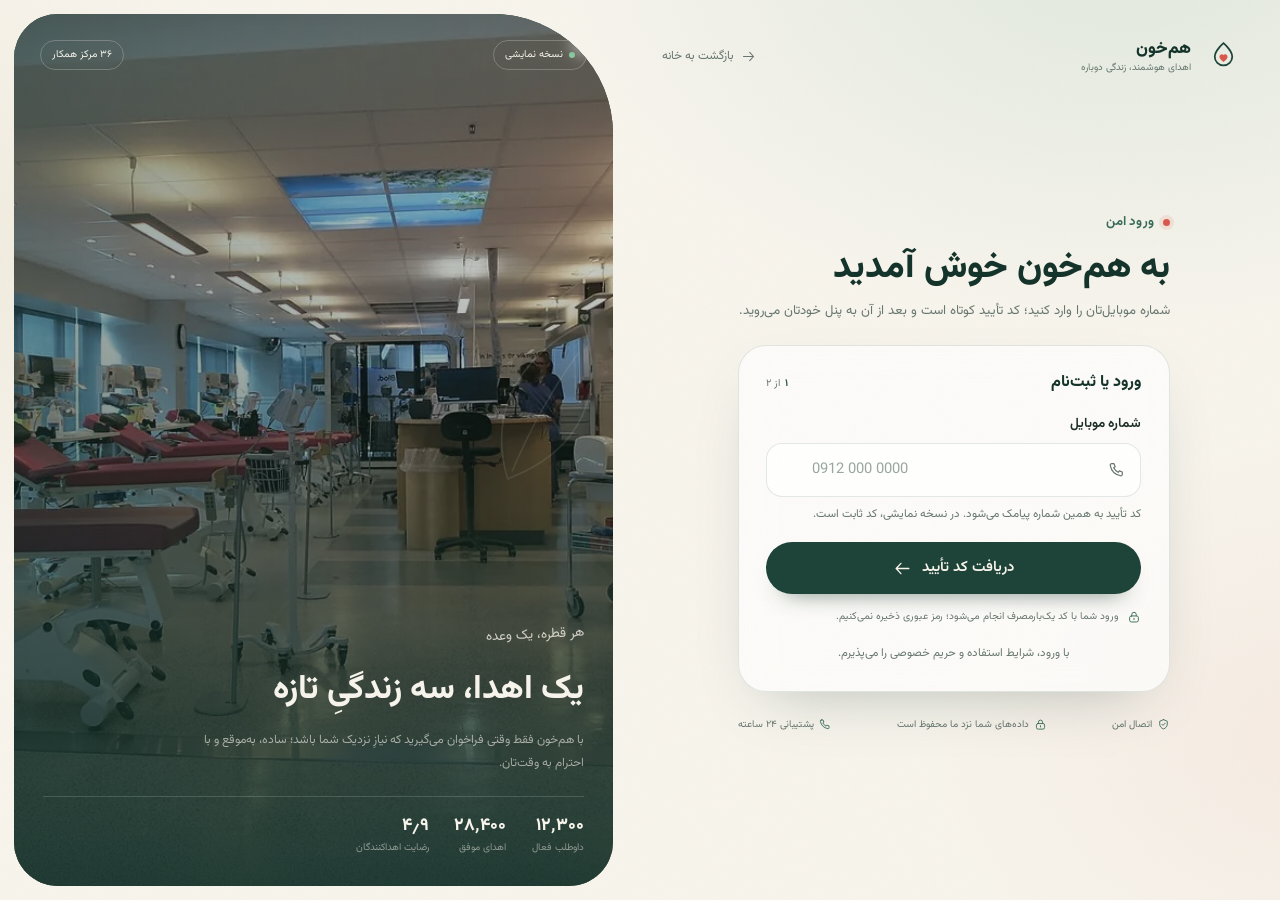
<file: frontend/pages/blood-request-form.html>
<!DOCTYPE html>
<html lang="fa" dir="rtl">
<head>
  <meta charset="utf-8" />
  <meta name="viewport" content="width=device-width, initial-scale=1" />
  <title>ثبت درخواست خون | هم‌خون</title>
  <meta name="description" content="ثبت درخواست خون برای مرکز اهدای خون؛ انتخاب فرآورده، گروه خونی، تعداد واحد، فوریت و مهلت پاسخ." />
  <meta name="theme-color" content="#f7f4ec" />
  <link rel="icon" href="../assets/icons/favicon.svg" type="image/svg+xml" />
  <link rel="preload" href="../assets/fonts/Vazirmatn-Variable.woff2" as="font" type="font/woff2" crossorigin />
  <link rel="stylesheet" href="../css/base.css" />
  <link rel="stylesheet" href="../css/components.css" />
  <link rel="stylesheet" href="../css/app.css" />
  <script>document.documentElement.classList.add("js");</script>
  <script type="module" src="../js/pages/blood-request-form.js"></script>
</head>
<body>
  <a class="skip-link" href="#main">پرش به محتوای اصلی</a>

  <header class="app-head">
    <div class="app-head__inner">
      <a class="brand" href="../index.html" aria-label="هم‌خون، صفحه اصلی">
        <svg class="brand__mark" viewBox="0 0 64 64" aria-hidden="true">
          <rect width="64" height="64" rx="20" fill="none"/>
          <path d="M32 12c0 0-13 11.2-13 20.2a13 13 0 0 0 26 0C45 23.2 32 12 32 12Z" fill="none" stroke="currentColor" stroke-width="2.6"/>
          <path d="M32 40c-3.9-3-6-5.3-6-7.7a3.6 3.6 0 0 1 6-2.5 3.6 3.6 0 0 1 6 2.5c0 2.4-2.1 4.7-6 7.7Z" fill="#D9584C"/>
        </svg>
        <span>
          <span class="brand__name">هم‌خون</span>
          <span class="brand__sub">پنل مرکز اهدای خون</span>
        </span>
      </a>

      <nav class="app-nav" aria-label="منوی پنل">
        <a href="center-dashboard.html">
          <svg class="icon" aria-hidden="true"><use href="../assets/icons/sprite.svg#i-home"></use></svg>
          <span>داشبورد</span>
        </a>
        <a href="center-dashboard.html#requests">
          <svg class="icon" aria-hidden="true"><use href="../assets/icons/sprite.svg#i-drop"></use></svg>
          <span>درخواست‌ها</span>
        </a>
        <a class="is-active" href="blood-request-form.html">
          <svg class="icon" aria-hidden="true"><use href="../assets/icons/sprite.svg#i-plus"></use></svg>
          <span>ثبت درخواست</span>
        </a>
      </nav>

      <div class="app-head__actions">
        <a class="bell-btn" href="center-dashboard.html#requests" aria-label="بازگشت به درخواست‌ها">
          <svg class="icon" aria-hidden="true"><use href="../assets/icons/sprite.svg#i-bell"></use></svg>
        </a>
        <span class="user-chip">
          <span class="avatar avatar--sm avatar--ink" data-user-avatar>ا</span>
          <span class="user-chip__text">
            <span class="user-chip__name" data-user-name>امیر رضایی</span>
            <span class="user-chip__role" data-user-role>کارشناس مرکز اهدای خون</span>
          </span>
        </span>
        <button class="icon-btn logout-btn" type="button" data-logout aria-label="خروج از حساب">
          <svg class="icon" aria-hidden="true"><use href="../assets/icons/sprite.svg#i-logout"></use></svg>
        </button>
      </div>
    </div>
  </header>

  <main class="app-main" id="main">
    <div class="container">
      <div class="page-head">
        <div class="page-head__text">
          <a class="back-link" href="center-dashboard.html">
            <svg class="icon" aria-hidden="true"><use href="../assets/icons/sprite.svg#i-arrow-right"></use></svg>
            بازگشت به داشبورد مرکز
          </a>
          <h1>درخواست تازه، دقیق و شفاف</h1>
          <p>هرچه اطلاعات فرآورده و مهلت دقیق‌تر باشد، داوطلبان هم‌خوان سریع‌تر پیدا می‌شوند. ثبت درخواست به معنی تأیید نهایی سلامت داوطلبان نیست؛ این ارزیابی در مرکز انجام می‌شود.</p>
        </div>
        <div class="page-head__actions">
          <span class="demo-pill"><svg class="icon" aria-hidden="true"><use href="../assets/icons/sprite.svg#i-spark"></use></svg> نسخه نمایشی</span>
        </div>
      </div>

      <div class="request-layout">
        <form class="card request-form-card" id="request-form" novalidate>
          <section class="form-section">
            <div class="form-section__head">
              <span class="form-section__num">۱</span>
              <div>
                <h2>فرآورده‌ی مورد نیاز</h2>
                <p>نوع فرآورده را انتخاب کنید؛ انتخاب پیش‌فرض نداریم تا ثبت دقیق انجام شود.</p>
              </div>
            </div>

            <div class="field" data-field="component_type">
              <span class="label" id="component-label">نوع فرآورده</span>
              <div class="choice-grid" role="radiogroup" aria-labelledby="component-label" data-component-grid>
                <label class="choice">
                  <input type="radio" name="component_type" value="red_cells" />
                  <svg class="icon" aria-hidden="true"><use href="../assets/icons/sprite.svg#i-drop"></use></svg>
                  <span class="choice__title">گلبول قرمز</span>
                  <span class="choice__meta">جراحی و کم‌خونی شدید</span>
                </label>
                <label class="choice">
                  <input type="radio" name="component_type" value="platelets" />
                  <svg class="icon" aria-hidden="true"><use href="../assets/icons/sprite.svg#i-activity"></use></svg>
                  <span class="choice__title">پلاکت</span>
                  <span class="choice__meta">افت پلاکت و شیمی‌درمانی</span>
                </label>
                <label class="choice">
                  <input type="radio" name="component_type" value="plasma" />
                  <svg class="icon" aria-hidden="true"><use href="../assets/icons/sprite.svg#i-heart"></use></svg>
                  <span class="choice__title">پلاسما</span>
                  <span class="choice__meta">سوختگی و انعقاد</span>
                </label>
                <label class="choice">
                  <input type="radio" name="component_type" value="whole_blood" />
                  <svg class="icon" aria-hidden="true"><use href="../assets/icons/sprite.svg#i-hospital"></use></svg>
                  <span class="choice__title">خون کامل</span>
                  <span class="choice__meta">بر اساس نظر مرکز درمانی</span>
                </label>
              </div>
              <p class="field-error" data-error-for="component_type"></p>
            </div>
          </section>

          <section class="form-section">
            <div class="form-section__head">
              <span class="form-section__num">۲</span>
              <div>
                <h2>گروه خونی و تعداد</h2>
                <p>گروه خونی بیمار و تعداد واحد مورد نیاز را مشخص کنید.</p>
              </div>
            </div>

            <div class="field" data-field="blood_group">
              <span class="label" id="blood-group-label">گروه خونی</span>
              <div class="blood-group-grid" role="radiogroup" aria-labelledby="blood-group-label" data-blood-grid>
                <label class="choice choice--blood"><input type="radio" name="blood_group" value="A" /><span class="choice__title">A</span></label>
                <label class="choice choice--blood"><input type="radio" name="blood_group" value="B" /><span class="choice__title">B</span></label>
                <label class="choice choice--blood"><input type="radio" name="blood_group" value="AB" /><span class="choice__title">AB</span></label>
                <label class="choice choice--blood"><input type="radio" name="blood_group" value="O" /><span class="choice__title">O</span></label>
              </div>
              <p class="field-error" data-error-for="blood_group"></p>
            </div>

            <div class="field" data-field="rh_factor">
              <span class="label">عامل Rh</span>
              <div class="rh-row">
                <div class="segmented segmented--radio" role="radiogroup" aria-label="عامل Rh" data-rh-group style="max-width: 22rem">
                  <label class="seg-option"><input type="radio" name="rh_factor" value="positive" /><span>مثبت (+)</span></label>
                  <label class="seg-option"><input type="radio" name="rh_factor" value="negative" /><span>منفی (−)</span></label>
                </div>
              </div>
              <p class="field-error" data-error-for="rh_factor"></p>
            </div>

            <div class="field" data-field="units_needed">
              <span class="label" id="units-label">تعداد واحد مورد نیاز</span>
              <div class="units-field">
                <div class="stepper" role="group" aria-labelledby="units-label">
                  <button class="stepper__btn" type="button" data-step="-1" aria-label="کاهش تعداد واحد">−</button>
                  <input class="stepper__input" id="units-needed" name="units_needed" type="number" min="1" max="10" step="1" value="1" inputmode="numeric" aria-labelledby="units-label" />
                  <button class="stepper__btn" type="button" data-step="1" aria-label="افزایش تعداد واحد">
                    <svg class="icon" aria-hidden="true"><use href="../assets/icons/sprite.svg#i-plus"></use></svg>
                  </button>
                </div>
                <p class="hint">بین ۱ تا ۱۰ واحد؛ در صورت نیاز بیشتر، درخواست را در چند مرحله ثبت کنید.</p>
              </div>
              <p class="field-error" data-error-for="units_needed"></p>
            </div>
          </section>

          <section class="form-section">
            <div class="form-section__head">
              <span class="form-section__num">۳</span>
              <div>
                <h2>فوریت و مهلت پاسخ</h2>
                <p>سطح فوریت، اولویت پیام‌رسانی به داوطلبان را تعیین می‌کند.</p>
              </div>
            </div>

            <div class="field" data-field="urgency">
              <span class="label" id="urgency-label">سطح فوریت</span>
              <div class="segmented segmented--radio" role="radiogroup" aria-labelledby="urgency-label" data-urgency-group>
                <label class="seg-option"><input type="radio" name="urgency" value="routine" checked /><span>معمولی <small>طی روزهای آینده</small></span></label>
                <label class="seg-option"><input type="radio" name="urgency" value="urgent" /><span>فوری <small>امروز</small></span></label>
                <label class="seg-option"><input type="radio" name="urgency" value="critical" /><span>بحرانی <small>حداکثر چند ساعت</small></span></label>
              </div>
              <p class="field-error" data-error-for="urgency"></p>
            </div>

            <div class="field" data-field="expires_at">
              <label class="label" for="expires-at">مهلت پاسخ داوطلبان</label>
              <input class="input input--ltr" id="expires-at" name="expires_at" type="datetime-local" required />
              <div class="expiry-row" aria-label="مهلت‌های پیشنهادی">
                <button class="chip-time" type="button" data-expiry-minutes="120">۲ ساعت</button>
                <button class="chip-time" type="button" data-expiry-minutes="360">۶ ساعت</button>
                <button class="chip-time" type="button" data-expiry-minutes="1440">۱ روز</button>
                <button class="chip-time" type="button" data-expiry-minutes="2880">۲ روز</button>
              </div>
              <p class="hint">مهلت باید در آینده باشد؛ برای درخواست بحرانی، بازه‌ی کوتاه‌تر را انتخاب کنید.</p>
              <p class="field-error" data-error-for="expires_at"></p>
            </div>
          </section>

          <section class="form-section">
            <div class="form-section__head">
              <span class="form-section__num">۴</span>
              <div>
                <h2>یادداشت برای داوطلبان</h2>
                <p>این متن در پیام فراخوان دیده می‌شود؛ از اطلاعات هویتی بیمار خودداری کنید.</p>
              </div>
            </div>

            <div class="field" data-field="notes">
              <label class="label" for="request-notes">یادداشت <span class="label__optional">اختیاری</span></label>
              <textarea class="textarea" id="request-notes" name="notes" maxlength="500" rows="4" placeholder="مثلاً: بیمار تصادفی در اورژانس؛ هماهنگی با سوپروایزر انجام شده است."></textarea>
              <div class="form-hint-row">
                <p class="hint">از ذکر نام، شماره یا جزئیات شناسایی‌کننده‌ی بیمار پرهیز کنید.</p>
                <span class="notes-counter" data-notes-count>۰ از ۵۰۰</span>
              </div>
              <p class="field-error" data-error-for="notes"></p>
            </div>
          </section>

          <div class="form-save-bar">
            <p>
              ثبت پیش‌نویس، هیچ پیامی به داوطلبان نمی‌فرستد. فعال‌سازی نیز پیش از فراخوان، اعلانی ارسال نمی‌کند.
            </p>
            <div class="form-save-bar__actions">
              <button class="btn btn--soft" type="submit" name="mode" value="draft">
                <svg class="icon" aria-hidden="true"><use href="../assets/icons/sprite.svg#i-edit"></use></svg>
                <span class="btn__label">ذخیره پیش‌نویس</span>
              </button>
              <button class="btn btn--primary" type="submit" name="mode" value="activate">
                <svg class="icon" aria-hidden="true"><use href="../assets/icons/sprite.svg#i-send"></use></svg>
                <span class="btn__label">ثبت و فعال‌سازی</span>
              </button>
            </div>
          </div>
        </form>

        <aside class="preview-card" aria-label="پیش‌نمایش درخواست">
          <div class="preview-card__top">
            <span>پیش‌نمایش درخواست</span>
            <span class="tag tag--live"><span class="tag__dot"></span> زنده</span>
          </div>

          <div class="preview-ticket">
            <div class="preview-blood">
              <span class="preview-blood__value" data-preview-blood>—</span>
              <span class="preview-blood__type" data-preview-type>گروه خونی</span>
            </div>
            <h3 data-preview-headline>درخواست تازه</h3>
            <p data-preview-desc>فرآورده و گروه خونی را انتخاب کنید تا پیش‌نمایش کامل شود.</p>

            <div class="preview-rows">
              <div class="preview-row"><span>فرآورده</span><b data-preview-component>انتخاب نشده</b></div>
              <div class="preview-row"><span>تعداد</span><b data-preview-units>۱ واحد</b></div>
              <div class="preview-row"><span>فوریت</span><b data-preview-urgency>معمولی</b></div>
              <div class="preview-row"><span>مهلت</span><b data-preview-expiry>۶ ساعت</b></div>
              <div class="preview-row"><span>مرکز</span><b data-preview-center data-center-name>مرکز اهدای خون</b></div>
            </div>
          </div>

          <p class="preview-note">
            <svg class="icon" aria-hidden="true"><use href="../assets/icons/sprite.svg#i-shield"></use></svg>
            این پیش‌نمایش فقط برای بازبینی است. ارزیابی نهایی سلامت داوطلبان و تأیید فرآورده، توسط پزشک مرکز انجام می‌شود.
          </p>

          <div class="preview-card__actions">
            <a class="btn btn--block" href="center-dashboard.html">
              <svg class="icon" aria-hidden="true"><use href="../assets/icons/sprite.svg#i-arrow-right"></use></svg>
              <span class="btn__label">بازگشت به داشبورد</span>
            </a>
          </div>
        </aside>
      </div>
    </div>
  </main>

  <nav class="mobile-tabbar" aria-label="منوی پایین">
    <a href="center-dashboard.html">
      <svg class="icon" aria-hidden="true"><use href="../assets/icons/sprite.svg#i-home"></use></svg>
      داشبورد
    </a>
    <a href="center-dashboard.html#requests">
      <svg class="icon" aria-hidden="true"><use href="../assets/icons/sprite.svg#i-drop"></use></svg>
      درخواست‌ها
    </a>
    <a class="is-active" href="blood-request-form.html">
      <svg class="icon" aria-hidden="true"><use href="../assets/icons/sprite.svg#i-plus"></use></svg>
      درخواست جدید
    </a>
    <a href="login.html" data-logout>
      <svg class="icon" aria-hidden="true"><use href="../assets/icons/sprite.svg#i-logout"></use></svg>
      خروج
    </a>
  </nav>
</body>
</html>
</file>
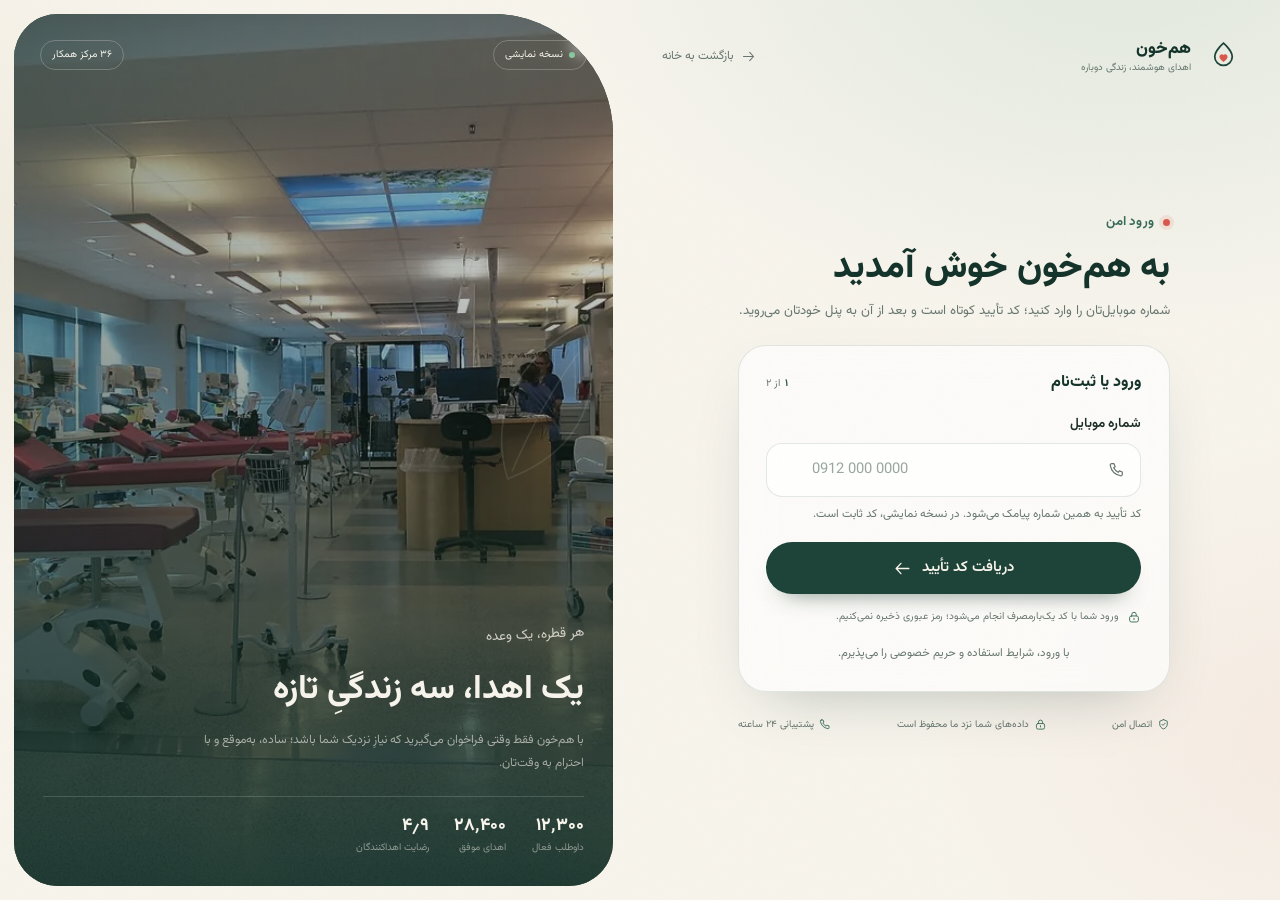
<file: frontend/pages/center-dashboard.html>
<!DOCTYPE html>
<html lang="fa" dir="rtl">
<head>
  <meta charset="utf-8" />
  <meta name="viewport" content="width=device-width, initial-scale=1" />
  <title>داشبورد مرکز اهدای خون | هم‌خون</title>
  <meta name="description" content="مدیریت درخواست‌های خون، فراخوان داوطلبان و پیگیری پاسخ‌ها در پنل مرکز اهدای خون هم‌خون." />
  <meta name="theme-color" content="#f7f4ec" />
  <link rel="icon" href="../assets/icons/favicon.svg" type="image/svg+xml" />
  <link rel="preload" href="../assets/fonts/Vazirmatn-Variable.woff2" as="font" type="font/woff2" crossorigin />
  <link rel="stylesheet" href="../css/base.css" />
  <link rel="stylesheet" href="../css/components.css" />
  <link rel="stylesheet" href="../css/app.css" />
  <script>document.documentElement.classList.add("js");</script>
  <script type="module" src="../js/pages/center-dashboard.js"></script>
</head>
<body>
  <a class="skip-link" href="#main">پرش به محتوای اصلی</a>

  <header class="app-head">
    <div class="app-head__inner">
      <a class="brand" href="../index.html" aria-label="هم‌خون، صفحه اصلی">
        <svg class="brand__mark" viewBox="0 0 64 64" aria-hidden="true">
          <rect width="64" height="64" rx="20" fill="none"/>
          <path d="M32 12c0 0-13 11.2-13 20.2a13 13 0 0 0 26 0C45 23.2 32 12 32 12Z" fill="none" stroke="currentColor" stroke-width="2.6"/>
          <path d="M32 40c-3.9-3-6-5.3-6-7.7a3.6 3.6 0 0 1 6-2.5 3.6 3.6 0 0 1 6 2.5c0 2.4-2.1 4.7-6 7.7Z" fill="#D9584C"/>
        </svg>
        <span>
          <span class="brand__name">هم‌خون</span>
          <span class="brand__sub">پنل مرکز اهدای خون</span>
        </span>
      </a>

      <nav class="app-nav" aria-label="منوی پنل">
        <a class="is-active" href="center-dashboard.html">
          <svg class="icon" aria-hidden="true"><use href="../assets/icons/sprite.svg#i-home"></use></svg>
          <span>داشبورد</span>
        </a>
        <a href="#requests">
          <svg class="icon" aria-hidden="true"><use href="../assets/icons/sprite.svg#i-drop"></use></svg>
          <span>درخواست‌ها</span>
        </a>
        <a href="blood-request-form.html">
          <svg class="icon" aria-hidden="true"><use href="../assets/icons/sprite.svg#i-plus"></use></svg>
          <span>ثبت درخواست</span>
        </a>
      </nav>

      <div class="app-head__actions">
        <a class="bell-btn" href="#requests" aria-label="درخواست‌های در جریان">
          <svg class="icon" aria-hidden="true"><use href="../assets/icons/sprite.svg#i-bell"></use></svg>
          <span class="bell-btn__dot" data-bell-dot hidden></span>
        </a>
        <span class="user-chip">
          <span class="avatar avatar--sm avatar--ink" data-user-avatar>ا</span>
          <span class="user-chip__text">
            <span class="user-chip__name" data-user-name>امیر رضایی</span>
            <span class="user-chip__role" data-user-role>کارشناس مرکز اهدای خون</span>
          </span>
        </span>
        <button class="icon-btn logout-btn" type="button" data-logout aria-label="خروج از حساب">
          <svg class="icon" aria-hidden="true"><use href="../assets/icons/sprite.svg#i-logout"></use></svg>
        </button>
      </div>
    </div>
  </header>

  <main class="app-main" id="main">
    <div class="container">
      <div class="page-head">
        <div class="page-head__text">
          <span class="eyebrow">
            پنل مرکز اهدای خون
            <span class="demo-pill"><svg class="icon" aria-hidden="true"><use href="../assets/icons/sprite.svg#i-spark"></use></svg> نسخه نمایشی</span>
          </span>
          <h1>سلام <span data-user-name>امیر رضایی</span>، نبض مرکز دست شماست.</h1>
          <p><span data-center-name>مرکز اهدای خون وصال شیراز</span> · درخواست‌ها، فراخوان داوطلبان و پاسخ‌ها را از همین‌جا مدیریت کنید. ارزیابی نهایی سلامت داوطلب همچنان با پزشک مرکز است.</p>
        </div>
        <div class="page-head__actions">
          <button class="btn btn--ghost" type="button" data-refresh>
            <svg class="icon" aria-hidden="true"><use href="../assets/icons/sprite.svg#i-refresh"></use></svg>
            <span class="btn__label">به‌روزرسانی</span>
          </button>
          <a class="btn btn--primary" href="blood-request-form.html">
            <svg class="icon" aria-hidden="true"><use href="../assets/icons/sprite.svg#i-plus"></use></svg>
            <span class="btn__label">درخواست جدید</span>
          </a>
        </div>
      </div>

      <section class="center-stats" aria-label="خلاصه وضعیت مرکز">
        <article class="metric-card">
          <div class="metric-card__top">
            <span class="metric-card__icon metric-card__icon--coral">
              <svg class="icon" aria-hidden="true"><use href="../assets/icons/sprite.svg#i-drop"></use></svg>
            </span>
            <span class="metric-card__hint" data-metric-hint="active">در حال پیگیری</span>
          </div>
          <div class="metric-card__value" data-metric="active">۰</div>
          <div class="metric-card__label">درخواست فعال</div>
        </article>

        <article class="metric-card">
          <div class="metric-card__top">
            <span class="metric-card__icon metric-card__icon--amber">
              <svg class="icon" aria-hidden="true"><use href="../assets/icons/sprite.svg#i-send"></use></svg>
            </span>
            <span class="metric-card__hint" data-metric-hint="pending">آماده فراخوان</span>
          </div>
          <div class="metric-card__value" data-metric="pending">۰</div>
          <div class="metric-card__label">در انتظار فراخوان</div>
        </article>

        <article class="metric-card">
          <div class="metric-card__top">
            <span class="metric-card__icon">
              <svg class="icon" aria-hidden="true"><use href="../assets/icons/sprite.svg#i-users"></use></svg>
            </span>
            <span class="metric-card__hint">از ابتدای امروز</span>
          </div>
          <div class="metric-card__value" data-metric="interested">۰</div>
          <div class="metric-card__label">پاسخ مثبت داوطلبان</div>
        </article>

        <article class="metric-card">
          <div class="metric-card__top">
            <span class="metric-card__icon">
              <svg class="icon" aria-hidden="true"><use href="../assets/icons/sprite.svg#i-hospital"></use></svg>
            </span>
            <span class="metric-card__hint">در درخواست‌های فعال</span>
          </div>
          <div class="metric-card__value" data-metric="units">۰</div>
          <div class="metric-card__label">واحد مورد نیاز</div>
        </article>
      </section>

      <section id="requests" aria-labelledby="requests-title">
        <div class="section-label">
          <h2 id="requests-title">درخواست‌های مرکز</h2>
          <span class="section-label__meta" data-request-meta>در حال دریافت…</span>
        </div>

        <div class="toolbar" role="search">
          <div class="toolbar__search">
            <span class="input-group">
              <svg class="icon" aria-hidden="true"><use href="../assets/icons/sprite.svg#i-search"></use></svg>
              <input class="input" id="request-search" type="search" placeholder="جست‌وجوی گروه خونی، فرآورده یا یادداشت…" autocomplete="off" aria-label="جست‌وجوی درخواست‌ها" />
            </span>
          </div>

          <div class="filter-chips" data-filter-group aria-label="فیلتر وضعیت">
            <button class="filter-chip is-active" type="button" data-filter="all" aria-pressed="true">همه <span class="filter-chip__count" data-filter-count="all">۰</span></button>
            <button class="filter-chip" type="button" data-filter="active" aria-pressed="false">فعال <span class="filter-chip__count" data-filter-count="active">۰</span></button>
            <button class="filter-chip" type="button" data-filter="draft" aria-pressed="false">پیش‌نویس <span class="filter-chip__count" data-filter-count="draft">۰</span></button>
            <button class="filter-chip" type="button" data-filter="urgent" aria-pressed="false">فوری <span class="filter-chip__count" data-filter-count="urgent">۰</span></button>
            <button class="filter-chip" type="button" data-filter="closed" aria-pressed="false">بسته‌شده <span class="filter-chip__count" data-filter-count="closed">۰</span></button>
          </div>

          <label class="toolbar__sort">
            <span class="sr-only">ترتیب نمایش</span>
            <select class="select" id="request-sort" aria-label="ترتیب نمایش درخواست‌ها">
              <option value="newest">جدیدترین</option>
              <option value="urgency">بیشترین فوریت</option>
              <option value="expiry">نزدیک‌ترین مهلت</option>
            </select>
          </label>
        </div>

        <div class="request-list" data-request-list aria-live="polite">
          <div class="skeleton" style="height: 96px; border-radius: 22px"></div>
          <div class="skeleton" style="height: 96px; border-radius: 22px"></div>
          <div class="skeleton" style="height: 96px; border-radius: 22px"></div>
        </div>

        <div class="empty-state" data-request-empty hidden>
          <span class="empty-state__art"><svg class="icon" aria-hidden="true"><use href="../assets/icons/sprite.svg#i-drop"></use></svg></span>
          <h3>درخواستی با این فیلتر پیدا نشد</h3>
          <p>فیلتر یا عبارت جست‌وجو را تغییر دهید، یا یک درخواست تازه برای مرکز ثبت کنید.</p>
          <a class="btn btn--soft" href="blood-request-form.html">
            <svg class="icon" aria-hidden="true"><use href="../assets/icons/sprite.svg#i-plus"></use></svg>
            <span class="btn__label">ثبت درخواست جدید</span>
          </a>
        </div>
      </section>
    </div>
  </main>

  <dialog class="drawer" id="request-drawer" data-backdrop-close aria-labelledby="drawer-title">
    <div class="drawer__panel">
      <div class="drawer__head">
        <div class="drawer__title">
          <span class="blood-badge" data-drawer-badge>O+</span>
          <div>
            <div class="drawer__tags" data-drawer-tags></div>
            <h2 id="drawer-title" data-drawer-title>جزئیات درخواست</h2>
            <p class="tiny muted" data-drawer-sub></p>
          </div>
        </div>
        <button class="drawer__close" type="button" data-close-dialog aria-label="بستن جزئیات">
          <svg class="icon" aria-hidden="true"><use href="../assets/icons/sprite.svg#i-x"></use></svg>
        </button>
      </div>

      <div class="drawer-summary" data-drawer-summary></div>
      <div class="timeline" data-drawer-timeline aria-label="روند درخواست"></div>

      <div class="drawer-notes" data-drawer-notes></div>

      <div class="segmented segmented--block drawer-tabs" role="tablist" aria-label="جزئیات فراخوان">
        <button class="segmented__item is-active" type="button" role="tab" aria-selected="true" data-drawer-tab="candidates">کاندیدها</button>
        <button class="segmented__item" type="button" role="tab" aria-selected="false" data-drawer-tab="responses">پاسخ داوطلبان</button>
      </div>

      <div class="drawer-tab-panel" data-drawer-panel="candidates">
        <div class="table-wrap">
          <table class="data-table">
            <thead>
              <tr>
                <th scope="col">رتبه</th>
                <th scope="col">داوطلب</th>
                <th scope="col">فاصله</th>
                <th scope="col">زمان رسیدن</th>
                <th scope="col">بررسی سلامت</th>
                <th scope="col">دسته</th>
              </tr>
            </thead>
            <tbody data-candidates-body></tbody>
          </table>
        </div>
        <p class="table-empty" data-candidates-empty hidden></p>
      </div>

      <div class="drawer-tab-panel" data-drawer-panel="responses" hidden>
        <div data-responses-list></div>
        <p class="table-empty" data-responses-empty hidden></p>
      </div>

      <div class="drawer-safety">
        <svg class="icon" aria-hidden="true"><use href="../assets/icons/sprite.svg#i-shield"></use></svg>
        <span>بررسی نهایی سلامت و واجد شرایط بودن هر داوطلب، پیش از اهدا و توسط پزشک مرکز انجام می‌شود.</span>
      </div>

      <div class="drawer-actions" data-drawer-actions></div>
    </div>
  </dialog>

  <dialog class="modal" id="request-action-modal" data-backdrop-close aria-labelledby="action-title">
    <div class="modal__panel">
      <button class="modal__close" type="button" data-close-dialog aria-label="بستن">
        <svg class="icon" aria-hidden="true"><use href="../assets/icons/sprite.svg#i-x"></use></svg>
      </button>
      <div class="modal__head">
        <span class="eyebrow" data-action-eyebrow>تأیید عملیات</span>
        <h2 id="action-title" data-action-title>این عملیات انجام شود؟</h2>
        <p class="modal__desc" data-action-desc></p>
      </div>
      <div class="action-preview" data-action-preview></div>
      <p class="modal__note" data-action-note></p>
      <div class="modal__actions">
        <button class="btn btn--ghost" type="button" data-close-dialog>انصراف</button>
        <button class="btn btn--primary" type="button" data-action-confirm>
          <span class="btn__label">تأیید</span>
        </button>
      </div>
    </div>
  </dialog>

  <nav class="mobile-tabbar" aria-label="منوی پایین">
    <a class="is-active" href="center-dashboard.html">
      <svg class="icon" aria-hidden="true"><use href="../assets/icons/sprite.svg#i-home"></use></svg>
      داشبورد
    </a>
    <a href="#requests">
      <svg class="icon" aria-hidden="true"><use href="../assets/icons/sprite.svg#i-drop"></use></svg>
      درخواست‌ها
    </a>
    <a href="blood-request-form.html">
      <svg class="icon" aria-hidden="true"><use href="../assets/icons/sprite.svg#i-plus"></use></svg>
      درخواست جدید
    </a>
    <a href="login.html" data-logout>
      <svg class="icon" aria-hidden="true"><use href="../assets/icons/sprite.svg#i-logout"></use></svg>
      خروج
    </a>
  </nav>
</body>
</html>
</file>
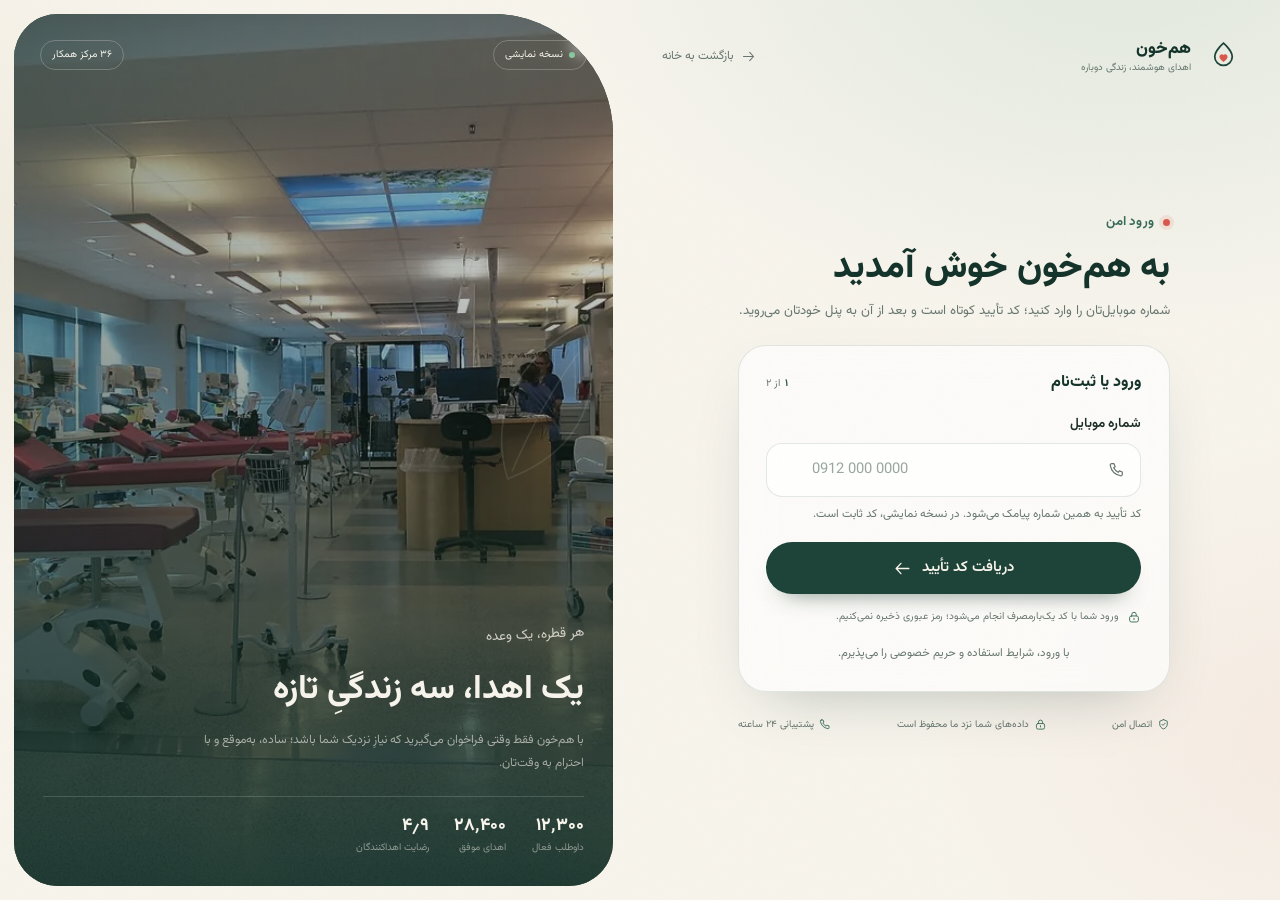
<file: frontend/pages/donor-dashboard.html>
<!DOCTYPE html>
<html lang="fa" dir="rtl">
<head>
  <meta charset="utf-8" />
  <meta name="viewport" content="width=device-width, initial-scale=1" />
  <title>داشبورد داوطلب | هم‌خون</title>
  <meta name="description" content="فراخوان‌های نزدیک، وضعیت آمادگی و پروفایل داوطلب در هم‌خون." />
  <meta name="theme-color" content="#f7f4ec" />
  <link rel="icon" href="../assets/icons/favicon.svg" type="image/svg+xml" />
  <link rel="preload" href="../assets/fonts/Vazirmatn-Variable.woff2" as="font" type="font/woff2" crossorigin />
  <link rel="stylesheet" href="../css/base.css" />
  <link rel="stylesheet" href="../css/components.css" />
  <link rel="stylesheet" href="../css/app.css" />
  <script>document.documentElement.classList.add("js");</script>
  <script type="module" src="../js/pages/donor-dashboard.js"></script>
</head>
<body>
  <a class="skip-link" href="#main">پرش به محتوای اصلی</a>

  <header class="app-head">
    <div class="app-head__inner">
      <a class="brand" href="../index.html" aria-label="هم‌خون، صفحه اصلی">
        <svg class="brand__mark" viewBox="0 0 64 64" aria-hidden="true">
          <rect width="64" height="64" rx="20" fill="none"/>
          <path d="M32 12c0 0-13 11.2-13 20.2a13 13 0 0 0 26 0C45 23.2 32 12 32 12Z" fill="none" stroke="currentColor" stroke-width="2.6"/>
          <path d="M32 40c-3.9-3-6-5.3-6-7.7a3.6 3.6 0 0 1 6-2.5 3.6 3.6 0 0 1 6 2.5c0 2.4-2.1 4.7-6 7.7Z" fill="#D9584C"/>
        </svg>
        <span>
          <span class="brand__name">هم‌خون</span>
          <span class="brand__sub">پنل داوطلب</span>
        </span>
      </a>

      <nav class="app-nav" aria-label="منوی پنل">
        <a class="is-active" href="donor-dashboard.html">
          <svg class="icon" aria-hidden="true"><use href="../assets/icons/sprite.svg#i-home"></use></svg>
          <span>داشبورد</span>
        </a>
        <a href="donor-profile.html">
          <svg class="icon" aria-hidden="true"><use href="../assets/icons/sprite.svg#i-user"></use></svg>
          <span>پروفایل من</span>
        </a>
        <a href="#notifications">
          <svg class="icon" aria-hidden="true"><use href="../assets/icons/sprite.svg#i-bell"></use></svg>
          <span>فراخوان‌ها</span>
        </a>
      </nav>

      <div class="app-head__actions">
        <a class="bell-btn" href="#notifications" aria-label="فراخوان‌های در انتظار پاسخ">
          <svg class="icon" aria-hidden="true"><use href="../assets/icons/sprite.svg#i-bell"></use></svg>
          <span class="bell-btn__dot" data-bell-dot hidden></span>
        </a>
        <span class="user-chip">
          <span class="avatar avatar--sm avatar--ink" data-user-avatar>س</span>
          <span class="user-chip__text">
            <span class="user-chip__name" data-user-name>سارا محمدی</span>
            <span class="user-chip__role" data-user-role>داوطلب اهدای خون</span>
          </span>
        </span>
        <button class="icon-btn logout-btn" type="button" data-logout aria-label="خروج از حساب">
          <svg class="icon" aria-hidden="true"><use href="../assets/icons/sprite.svg#i-logout"></use></svg>
        </button>
      </div>
    </div>
  </header>

  <main class="app-main" id="main">
    <div class="container">
      <div class="page-head">
        <div class="page-head__text">
          <span class="eyebrow">پنل داوطلب <span class="demo-pill"><svg class="icon" aria-hidden="true"><use href="../assets/icons/sprite.svg#i-spark"></use></svg> نسخه نمایشی</span></span>
          <h1>سلام <span data-user-name>سارا</span>، آماده‌ی اهدا هستی؟</h1>
          <p>فراخوان‌های هم‌خوان با گروه خونی و محدوده‌ی شما اینجا نمایش داده می‌شود. بررسی نهایی سلامت همیشه با پزشک مرکز است.</p>
        </div>
        <div class="page-head__actions">
          <a class="btn btn--ghost" href="donor-profile.html">
            <svg class="icon" aria-hidden="true"><use href="../assets/icons/sprite.svg#i-user"></use></svg>
            <span class="btn__label">پروفایل من</span>
          </a>
          <a class="btn btn--primary" href="#notifications">
            <svg class="icon" aria-hidden="true"><use href="../assets/icons/sprite.svg#i-bell"></use></svg>
            <span class="btn__label">دیدن فراخوان‌ها</span>
          </a>
        </div>
      </div>

      <div class="dash-grid">
        <div class="dash-col">
          <section class="welcome-card" aria-labelledby="welcome-title">
            <div class="welcome-card__copy">
              <span class="eyebrow" data-blood-eyebrow>گروه خونی O+</span>
              <h1 id="welcome-title">یک اهدا، سه زندگیِ تازه</h1>
              <p>هر بار که آمادگی‌تان را اعلام می‌کنید، فراخوان‌های نزدیک و مرتبط با گروه خونی شما در اولویت قرار می‌گیرد. وقت و فاصله‌تان برای ما مهم است.</p>
              <div class="welcome-card__stats">
                <div class="welcome-stat">
                  <span class="welcome-stat__icon"><svg class="icon" aria-hidden="true"><use href="../assets/icons/sprite.svg#i-drop"></use></svg></span>
                  <span>
                    <b data-blood-group>O+</b>
                    <span>گروه خونی ثبت‌شده</span>
                  </span>
                </div>
                <div class="welcome-stat">
                  <span class="welcome-stat__icon"><svg class="icon" aria-hidden="true"><use href="../assets/icons/sprite.svg#i-calendar"></use></svg></span>
                  <span>
                    <b data-last-donation>۱۸ مهر ۱۴۰۵</b>
                    <span data-last-donation-ago>آخرین اهدای ثبت‌شده</span>
                  </span>
                </div>
                <div class="welcome-stat">
                  <span class="welcome-stat__icon"><svg class="icon" aria-hidden="true"><use href="../assets/icons/sprite.svg#i-shield"></use></svg></span>
                  <span>
                    <b>داده تأییدشده</b>
                    <span>وضعیت پروفایل</span>
                  </span>
                </div>
              </div>
            </div>
            <div class="welcome-card__ring">
              <div class="ring" style="--p: 100" role="img" aria-label="پروفایل کامل" data-profile-ring>
                <span class="ring__value" data-profile-percent>۱۰۰٪</span>
              </div>
              <div>
                <b>پروفایل کامل است</b>
                <span>گروه خونی، آخرین اهدا و رضایت پیامکی ثبت شده‌اند.</span>
              </div>
            </div>
          </section>

          <section class="card availability is-available" aria-labelledby="availability-title" data-availability-card>
            <div class="availability__top">
              <div class="availability__state">
                <span class="availability__dot" aria-hidden="true"></span>
                <span>
                  <span class="availability__label" id="availability-title" data-availability-label>آماده‌ی اهدا هستم</span>
                  <span class="availability__desc" data-availability-desc>فراخوان‌های هم‌خوان با گروه خونی شما برایتان ارسال می‌شود.</span>
                </span>
              </div>
              <button class="switch" type="button" role="switch" aria-checked="true" aria-label="تغییر وضعیت آمادگی اهدا" data-availability-switch></button>
            </div>

            <div class="availability__times">
              <span class="time-pill">
                <svg class="icon" aria-hidden="true"><use href="../assets/icons/sprite.svg#i-clock"></use></svg>
                <span data-availability-times>از ۱۴:۳۰ تا ۱۸:۵۰</span>
              </span>
              <span class="time-pill">
                <svg class="icon" aria-hidden="true"><use href="../assets/icons/sprite.svg#i-pin"></use></svg>
                شیراز · محدوده ۱۰ کیلومتری
              </span>
              <button class="btn btn--soft btn--sm" type="button" data-edit-times aria-expanded="false" aria-controls="time-editor">
                <svg class="icon" aria-hidden="true"><use href="../assets/icons/sprite.svg#i-edit"></use></svg>
                <span class="btn__label">ویرایش بازه</span>
              </button>
            </div>

            <form class="time-editor" id="time-editor" data-time-editor novalidate>
              <div class="field">
                <label class="label" for="available-from">از ساعت</label>
                <input class="input" id="available-from" name="available_from" type="time" required />
              </div>
              <div class="field">
                <label class="label" for="available-until">تا ساعت</label>
                <input class="input" id="available-until" name="available_until" type="time" required />
              </div>
              <button class="btn btn--primary btn--sm" type="submit">
                <span class="btn__label">ذخیره بازه</span>
              </button>
              <button class="btn btn--ghost btn--sm" type="button" data-cancel-times>انصراف</button>
              <p class="field-error" data-time-error></p>
            </form>
          </section>

          <section id="notifications" aria-labelledby="notif-title">
            <div class="section-label">
              <h2 id="notif-title">فراخوان‌های نزدیک شما</h2>
              <span class="section-label__meta" data-notif-meta>در حال دریافت…</span>
            </div>
            <div class="notification-list" data-notification-list>
              <div class="skeleton" style="height: 168px; border-radius: 22px"></div>
              <div class="skeleton" style="height: 168px; border-radius: 22px"></div>
            </div>
            <div class="empty-state" data-notif-empty hidden>
              <span class="empty-state__art"><svg class="icon" aria-hidden="true"><use href="../assets/icons/sprite.svg#i-bell"></use></svg></span>
              <h3>فعلاً فراخوانی برای شما نیست</h3>
              <p>با فعال ماندن وضعیت آمادگی، به‌محض ثبت نیاز هم‌خوان، همین‌جا باخبر می‌شوید.</p>
            </div>
          </section>
        </div>

        <aside class="side-stack">
          <section class="card tips-card">
            <h3><svg class="icon" aria-hidden="true"><use href="../assets/icons/sprite.svg#i-heart"></use></svg> قبل از مراجعه</h3>
            <ul class="tips-list">
              <li><span class="dot"></span> کارت شناسایی همراه داشته باشید.</li>
              <li><span class="dot"></span> خواب کافی و یک وعده‌ی سبک را فراموش نکنید.</li>
              <li><span class="dot"></span> قبل و بعد از اهدا آب کافی بنوشید.</li>
              <li><span class="dot"></span> اگر دارویی مصرف می‌کنید، با کارشناسان مرکز هماهنگ کنید.</li>
            </ul>
            <p class="privacy-note" style="margin-block-start: 0.9rem">
              <svg class="icon" aria-hidden="true"><use href="../assets/icons/sprite.svg#i-info"></use></svg>
              این‌ها توصیه‌های عمومی است؛ ارزیابی نهایی و دستورالعمل دقیق را پزشک مرکز اهدا ارائه می‌کند.
            </p>
          </section>

          <a class="card side-link-card" href="donor-profile.html">
            <span class="icon-tile"><svg class="icon" aria-hidden="true"><use href="../assets/icons/sprite.svg#i-user"></use></svg></span>
            <span class="side-link-card__text">
              <b>پروفایل من</b>
              <span>گروه خونی، آخرین اهدا و رضایت‌ها را بررسی کنید.</span>
            </span>
            <svg class="icon" aria-hidden="true"><use href="../assets/icons/sprite.svg#i-chevron-left"></use></svg>
          </a>

          <a class="card side-link-card" href="../index.html#process">
            <span class="icon-tile"><svg class="icon" aria-hidden="true"><use href="../assets/icons/sprite.svg#i-route"></use></svg></span>
            <span class="side-link-card__text">
              <b>مسیر اهدا چطور است؟</b>
              <span>از اعلام آمادگی تا حضور در مرکز، در چهار قدم.</span>
            </span>
            <svg class="icon" aria-hidden="true"><use href="../assets/icons/sprite.svg#i-chevron-left"></use></svg>
          </a>

          <p class="privacy-note">
            <svg class="icon" aria-hidden="true"><use href="../assets/icons/sprite.svg#i-lock"></use></svg>
            موقعیت مکانی شما فقط برای پیشنهاد نزدیک‌ترین مرکز استفاده می‌شود و هر زمان قابل لغو است.
          </p>
        </aside>
      </div>
    </div>
  </main>

  <nav class="mobile-tabbar" aria-label="منوی پایین">
    <a class="is-active" href="donor-dashboard.html">
      <svg class="icon" aria-hidden="true"><use href="../assets/icons/sprite.svg#i-home"></use></svg>
      داشبورد
    </a>
    <a href="#notifications">
      <svg class="icon" aria-hidden="true"><use href="../assets/icons/sprite.svg#i-bell"></use></svg>
      فراخوان‌ها
    </a>
    <a href="donor-profile.html">
      <svg class="icon" aria-hidden="true"><use href="../assets/icons/sprite.svg#i-user"></use></svg>
      پروفایل
    </a>
    <a href="login.html" data-logout>
      <svg class="icon" aria-hidden="true"><use href="../assets/icons/sprite.svg#i-logout"></use></svg>
      خروج
    </a>
  </nav>
</body>
</html>
</file>
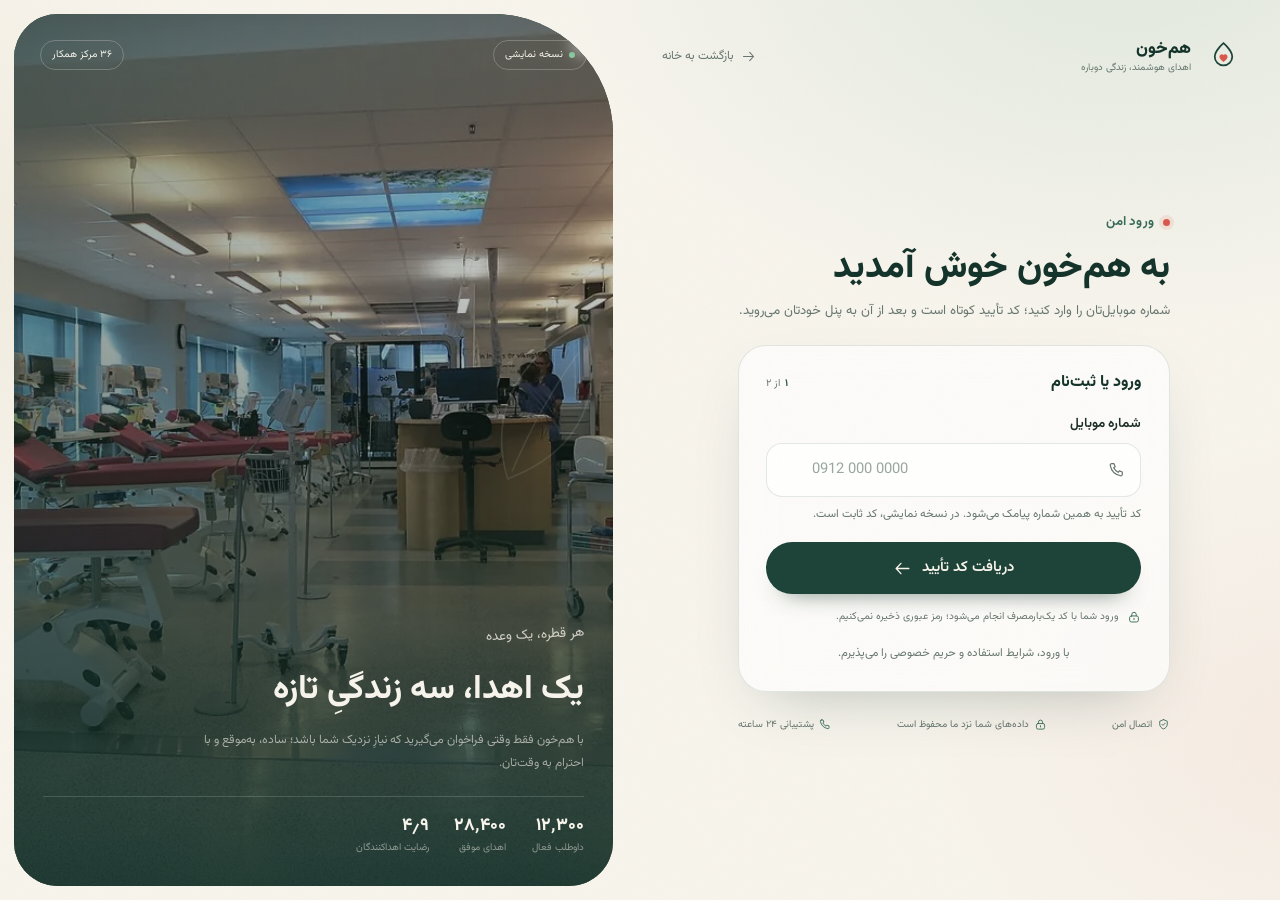
<file: frontend/pages/donor-profile.html>
<!DOCTYPE html>
<html lang="fa" dir="rtl">
<head>
  <meta charset="utf-8" />
  <meta name="viewport" content="width=device-width, initial-scale=1" />
  <title>پروفایل داوطلب | هم‌خون</title>
  <meta name="description" content="گروه خونی، آخرین اهدا و رضایت‌های خود را در هم‌خون مدیریت کنید." />
  <meta name="theme-color" content="#f7f4ec" />
  <link rel="icon" href="../assets/icons/favicon.svg" type="image/svg+xml" />
  <link rel="preload" href="../assets/fonts/Vazirmatn-Variable.woff2" as="font" type="font/woff2" crossorigin />
  <link rel="stylesheet" href="../css/base.css" />
  <link rel="stylesheet" href="../css/components.css" />
  <link rel="stylesheet" href="../css/app.css" />
  <script>document.documentElement.classList.add("js");</script>
  <script type="module" src="../js/pages/donor-profile.js"></script>
</head>
<body>
  <a class="skip-link" href="#main">پرش به محتوای اصلی</a>

  <header class="app-head">
    <div class="app-head__inner">
      <a class="brand" href="../index.html" aria-label="هم‌خون، صفحه اصلی">
        <svg class="brand__mark" viewBox="0 0 64 64" aria-hidden="true">
          <rect width="64" height="64" rx="20" fill="none"/>
          <path d="M32 12c0 0-13 11.2-13 20.2a13 13 0 0 0 26 0C45 23.2 32 12 32 12Z" fill="none" stroke="currentColor" stroke-width="2.6"/>
          <path d="M32 40c-3.9-3-6-5.3-6-7.7a3.6 3.6 0 0 1 6-2.5 3.6 3.6 0 0 1 6 2.5c0 2.4-2.1 4.7-6 7.7Z" fill="#D9584C"/>
        </svg>
        <span>
          <span class="brand__name">هم‌خون</span>
          <span class="brand__sub">پنل داوطلب</span>
        </span>
      </a>

      <nav class="app-nav" aria-label="منوی پنل">
        <a href="donor-dashboard.html">
          <svg class="icon" aria-hidden="true"><use href="../assets/icons/sprite.svg#i-home"></use></svg>
          <span>داشبورد</span>
        </a>
        <a class="is-active" href="donor-profile.html">
          <svg class="icon" aria-hidden="true"><use href="../assets/icons/sprite.svg#i-user"></use></svg>
          <span>پروفایل من</span>
        </a>
        <a href="donor-dashboard.html#notifications">
          <svg class="icon" aria-hidden="true"><use href="../assets/icons/sprite.svg#i-bell"></use></svg>
          <span>فراخوان‌ها</span>
        </a>
      </nav>

      <div class="app-head__actions">
        <a class="bell-btn" href="donor-dashboard.html#notifications" aria-label="فراخوان‌ها">
          <svg class="icon" aria-hidden="true"><use href="../assets/icons/sprite.svg#i-bell"></use></svg>
        </a>
        <span class="user-chip">
          <span class="avatar avatar--sm avatar--ink" data-user-avatar>س</span>
          <span class="user-chip__text">
            <span class="user-chip__name" data-user-name>سارا محمدی</span>
            <span class="user-chip__role" data-user-role>داوطلب اهدای خون</span>
          </span>
        </span>
        <button class="icon-btn logout-btn" type="button" data-logout aria-label="خروج از حساب">
          <svg class="icon" aria-hidden="true"><use href="../assets/icons/sprite.svg#i-logout"></use></svg>
        </button>
      </div>
    </div>
  </header>

  <main class="app-main" id="main">
    <div class="container">
      <div class="page-head">
        <div class="page-head__text">
          <a class="back-link" href="donor-dashboard.html">
            <svg class="icon" aria-hidden="true"><use href="../assets/icons/sprite.svg#i-arrow-right"></use></svg>
            بازگشت به داشبورد
          </a>
          <h1>پروفایل من</h1>
          <p>دقت اطلاعات خونی به فراخوان‌های دقیق‌تر کمک می‌کند. تغییرات پس از ثبت، در پنل شما اعمال می‌شود.</p>
        </div>
        <div class="page-head__actions">
          <span class="demo-pill"><svg class="icon" aria-hidden="true"><use href="../assets/icons/sprite.svg#i-spark"></use></svg> داده‌های نمایشی</span>
        </div>
      </div>

      <div class="profile-grid">
        <aside class="card profile-summary">
          <div class="profile-summary__head">
            <span class="avatar avatar--ink" data-user-avatar>س</span>
            <span>
              <span class="profile-summary__name" data-user-name>سارا محمدی</span>
              <span class="profile-summary__phone num" data-user-phone>۰۹۱۲ ۱۲۳ ۴۵۶۷</span>
            </span>
            <span class="verified-note" data-verified-note>
              <svg class="icon" aria-hidden="true"><use href="../assets/icons/sprite.svg#i-shield"></use></svg>
              <span data-verified-text>گروه خونی تأییدشده</span>
            </span>
          </div>

          <div class="completion">
            <div class="ring" style="--p: 100" role="img" aria-label="میزان تکمیل پروفایل" data-profile-ring>
              <span class="ring__value" data-profile-percent>۱۰۰٪</span>
            </div>
            <div>
              <b>پروفایل شما کامل است</b>
              <span data-completion-text>همه‌ی اطلاعات لازم برای دریافت فراخوان ثبت شده است.</span>
            </div>
          </div>

          <div class="summary-facts">
            <div class="summary-fact"><span>گروه خونی</span><b data-summary-blood>O+</b></div>
            <div class="summary-fact"><span>عامل Rh</span><b data-summary-rh>مثبت</b></div>
            <div class="summary-fact"><span>آخرین اهدا</span><b data-summary-last>۱۸ مهر ۱۴۰۵</b></div>
            <div class="summary-fact"><span>پیامک اطلاع‌رسانی</span><b data-summary-sms>فعال</b></div>
            <div class="summary-fact"><span>رضایت موقعیت مکانی</span><b data-summary-location>فعال</b></div>
          </div>

          <div class="profile-summary__foot">
            <p class="privacy-note">
              <svg class="icon" aria-hidden="true"><use href="../assets/icons/sprite.svg#i-info"></use></svg>
              تأیید نهایی گروه خونی و مناسب‌بودن اهدا در مرکز انجام می‌شود. این اطلاعات جایگزین ارزیابی پزشک نیست.
            </p>
          </div>
        </aside>

        <form class="card profile-form" id="profile-form" novalidate>
          <section class="form-section">
            <div class="form-section__head">
              <span class="form-section__num">۱</span>
              <div>
                <h2>اطلاعات خونی</h2>
                <p>گروه خونی ثبت‌شده در پروفایل شما.</p>
              </div>
            </div>

            <div class="field">
              <span class="label">گروه خونی</span>
              <div class="blood-group-grid" role="radiogroup" aria-label="گروه خونی">
                <label class="choice choice--blood"><input type="radio" name="blood_group" value="A" /><span class="choice__title">A</span></label>
                <label class="choice choice--blood"><input type="radio" name="blood_group" value="B" /><span class="choice__title">B</span></label>
                <label class="choice choice--blood"><input type="radio" name="blood_group" value="AB" /><span class="choice__title">AB</span></label>
                <label class="choice choice--blood"><input type="radio" name="blood_group" value="O" /><span class="choice__title">O</span></label>
              </div>
              <p class="field-error"></p>
            </div>

            <div class="field">
              <span class="label">عامل Rh</span>
              <div class="rh-row" role="radiogroup" aria-label="عامل Rh">
                <label class="choice" style="min-height: 0; flex-direction: row; align-items: center; gap: 0.5rem; padding: 0.6rem 1rem">
                  <input type="radio" name="rh_factor" value="positive" />
                  <span class="choice__title">مثبت (+)</span>
                </label>
                <label class="choice" style="min-height: 0; flex-direction: row; align-items: center; gap: 0.5rem; padding: 0.6rem 1rem">
                  <input type="radio" name="rh_factor" value="negative" />
                  <span class="choice__title">منفی (−)</span>
                </label>
                <span>در صورت اطمینان نداشتن، گزینه‌ی ثبت‌شده را تغییر ندهید.</span>
              </div>
              <p class="field-error"></p>
            </div>

            <div class="field">
              <label class="label" for="last-donation">تاریخ آخرین اهدا <span class="label__optional">اختیاری</span></label>
              <input class="input input--ltr" id="last-donation" name="last_donation_date" type="date" max="" />
              <p class="hint">اگر تا امروز اهدا نکرده‌اید، خالی بگذارید. تاریخ به میلادی ثبت می‌شود.</p>
              <p class="field-error"></p>
            </div>
          </section>

          <section class="form-section">
            <div class="form-section__head">
              <span class="form-section__num">۲</span>
              <div>
                <h2>رضایت‌ها و اطلاع‌رسانی</h2>
                <p>کنترل کنید چه اطلاعاتی و از چه راهی دریافت شود.</p>
              </div>
            </div>

            <div class="switch-row">
              <div class="switch-row__text">
                <span class="switch-row__title">دریافت پیامک فراخوان</span>
                <span class="switch-row__desc">فراخوان‌های فوری و یادآوری نوبت به شماره شما پیامک می‌شود.</span>
              </div>
              <button class="switch" type="button" role="switch" aria-checked="true" aria-label="دریافت پیامک فراخوان" data-consent="sms_consent"></button>
            </div>

            <div class="switch-row">
              <div class="switch-row__text">
                <span class="switch-row__title">اجازه‌ی استفاده از موقعیت مکانی</span>
                <span class="switch-row__desc">فقط برای پیشنهاد نزدیک‌ترین مرکز؛ هر زمان قابل لغو است.</span>
              </div>
              <button class="switch" type="button" role="switch" aria-checked="true" aria-label="اجازه استفاده از موقعیت مکانی" data-consent="location_consent"></button>
            </div>

            <p class="privacy-note" style="margin-block-start: 1rem">
              <svg class="icon" aria-hidden="true"><use href="../assets/icons/sprite.svg#i-lock"></use></svg>
              با خاموش کردن رضایت موقعیت، داده‌ی مکان شما از سامانه حذف می‌شود و دیگر برای مسیریابی استفاده نخواهد شد.
            </p>
          </section>

          <section class="form-section">
            <div class="form-section__head">
              <span class="form-section__num">۳</span>
              <div>
                <h2>شماره تماس</h2>
                <p>شماره‌ای که با آن وارد شده‌اید.</p>
              </div>
            </div>
            <div class="readonly-value">
              <span class="num" data-user-phone>۰۹۱۲ ۱۲۳ ۴۵۶۷</span>
              <span class="tag tag--success">تأییدشده</span>
            </div>
            <p class="hint">برای تغییر شماره موبایل، با پشتیبانی هم‌خون تماس بگیرید.</p>
          </section>

          <div class="form-save-bar">
            <p>بررسی نهایی مناسب‌بودن اهدا همیشه با پزشک مرکز است.</p>
            <button class="btn btn--primary" type="submit">
              <span class="btn__label">ذخیره تغییرات</span>
              <svg class="icon" aria-hidden="true"><use href="../assets/icons/sprite.svg#i-check"></use></svg>
            </button>
          </div>
        </form>
      </div>
    </div>
  </main>

  <nav class="mobile-tabbar" aria-label="منوی پایین">
    <a href="donor-dashboard.html">
      <svg class="icon" aria-hidden="true"><use href="../assets/icons/sprite.svg#i-home"></use></svg>
      داشبورد
    </a>
    <a href="donor-dashboard.html#notifications">
      <svg class="icon" aria-hidden="true"><use href="../assets/icons/sprite.svg#i-bell"></use></svg>
      فراخوان‌ها
    </a>
    <a class="is-active" href="donor-profile.html">
      <svg class="icon" aria-hidden="true"><use href="../assets/icons/sprite.svg#i-user"></use></svg>
      پروفایل
    </a>
    <a href="login.html" data-logout>
      <svg class="icon" aria-hidden="true"><use href="../assets/icons/sprite.svg#i-logout"></use></svg>
      خروج
    </a>
  </nav>
</body>
</html>
</file>
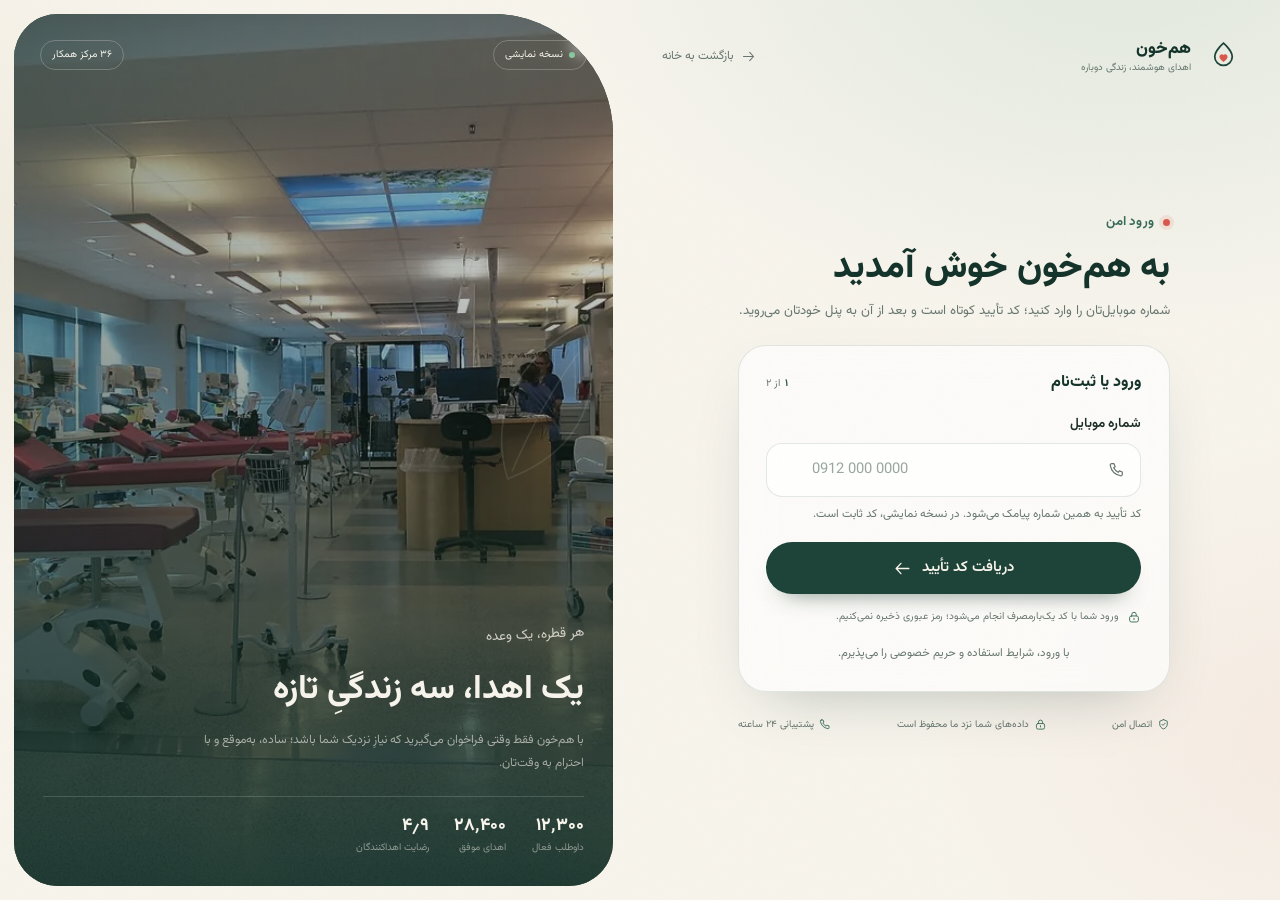
<file: frontend/pages/login.html>
<!DOCTYPE html>
<html lang="fa" dir="rtl">
<head>
  <meta charset="utf-8" />
  <meta name="viewport" content="width=device-width, initial-scale=1" />
  <title>ورود و ثبت‌نام | هم‌خون</title>
  <meta name="description" content="ورود با کد یک‌بارمصرف به سامانه هم‌خون." />
  <meta name="theme-color" content="#f7f4ec" />
  <link rel="icon" href="../assets/icons/favicon.svg" type="image/svg+xml" />
  <link rel="preload" href="../assets/fonts/Vazirmatn-Variable.woff2" as="font" type="font/woff2" crossorigin />
  <link rel="stylesheet" href="../css/base.css" />
  <link rel="stylesheet" href="../css/components.css" />
  <link rel="stylesheet" href="../css/app.css" />
  <script>document.documentElement.classList.add("js");</script>
  <script type="module" src="../js/pages/login.js"></script>
</head>
<body>
  <main class="auth">
    <section class="auth__panel">
      <div class="auth__top">
        <a class="brand" href="../index.html" aria-label="هم‌خون، صفحه اصلی">
          <svg class="brand__mark" viewBox="0 0 64 64" aria-hidden="true">
            <rect width="64" height="64" rx="20" fill="none"/>
            <path d="M32 12c0 0-13 11.2-13 20.2a13 13 0 0 0 26 0C45 23.2 32 12 32 12Z" fill="none" stroke="currentColor" stroke-width="2.6"/>
            <path d="M32 40c-3.9-3-6-5.3-6-7.7a3.6 3.6 0 0 1 6-2.5 3.6 3.6 0 0 1 6 2.5c0 2.4-2.1 4.7-6 7.7Z" fill="#D9584C"/>
          </svg>
          <span>
            <span class="brand__name">هم‌خون</span>
            <span class="brand__sub">اهدای هوشمند، زندگی دوباره</span>
          </span>
        </a>
        <a class="back-link auth__back" href="../index.html">
          <svg class="icon" aria-hidden="true"><use href="../assets/icons/sprite.svg#i-arrow-right"></use></svg>
          بازگشت به خانه
        </a>
      </div>

      <div class="auth__body">
        <div class="auth__intro">
          <span class="eyebrow" data-intro-eyebrow>ورود امن</span>
          <h1 data-intro-title>به هم‌خون خوش آمدید</h1>
          <p data-intro-desc>شماره موبایل‌تان را وارد کنید؛ کد تأیید کوتاه است و بعد از آن به پنل خودتان می‌روید.</p>
        </div>

        <div class="note" id="session-note" hidden>
          <svg class="icon" aria-hidden="true"><use href="../assets/icons/sprite.svg#i-info"></use></svg>
          <span class="grow">شما با حساب <b data-session-name></b> وارد شده‌اید.</span>
          <a class="btn btn--soft btn--sm" href="donor-dashboard.html" data-session-continue>ادامه</a>
          <button class="btn btn--ghost btn--sm" type="button" data-session-switch>تغییر حساب</button>
        </div>

        <div class="auth-card">
          <form id="otp-request-form" class="auth-step" novalidate autocomplete="on">
            <div class="auth-step__head">
              <h2>ورود یا ثبت‌نام</h2>
              <span class="step-badge"><b>۱</b> از ۲</span>
            </div>

            <div class="field">
              <label class="label" for="phone">شماره موبایل</label>
              <div class="input-group">
                <svg class="icon" aria-hidden="true"><use href="../assets/icons/sprite.svg#i-phone"></use></svg>
                <input class="input input--ltr" id="phone" name="phone" type="tel" inputmode="tel" autocomplete="tel" placeholder="0912 000 0000" maxlength="13" dir="ltr" required aria-describedby="phone-hint" />
              </div>
              <p class="hint" id="phone-hint">کد تأیید به همین شماره پیامک می‌شود. در نسخه نمایشی، کد ثابت است.</p>
              <p class="field-error"></p>
            </div>

            <button class="btn btn--primary btn--block" type="submit">
              <span class="btn__label">دریافت کد تأیید</span>
              <svg class="icon icon-arrow" aria-hidden="true"><use href="../assets/icons/sprite.svg#i-arrow-left"></use></svg>
            </button>

            <p class="auth-note">
              <svg class="icon" aria-hidden="true"><use href="../assets/icons/sprite.svg#i-lock"></use></svg>
              ورود شما با کد یک‌بارمصرف انجام می‌شود؛ رمز عبوری ذخیره نمی‌کنیم.
            </p>

            <div class="auth-demo" data-demo-block>
              <p class="auth-demo__title">
                <svg class="icon" aria-hidden="true"><use href="../assets/icons/sprite.svg#i-spark"></use></svg>
                حالت نمایشی — نقش ورود را انتخاب کنید
              </p>
              <div class="demo-roles" role="group" aria-label="انتخاب نقش نمایشی">
                <button class="demo-role is-active" type="button" data-demo-role="donor" aria-pressed="true">
                  <svg class="icon" aria-hidden="true"><use href="../assets/icons/sprite.svg#i-user"></use></svg>
                  داوطلب
                </button>
                <button class="demo-role" type="button" data-demo-role="center_operator" aria-pressed="false">
                  <svg class="icon" aria-hidden="true"><use href="../assets/icons/sprite.svg#i-hospital"></use></svg>
                  کارشناس مرکز
                </button>
              </div>
              <p class="auth-code-hint">کد تأیید نمایشی: <b>123456</b></p>
            </div>

            <p class="auth-switch">
              با ورود، <a href="../index.html#faq">شرایط استفاده</a> و <a href="../index.html#faq">حریم خصوصی</a> را می‌پذیرم.
            </p>
          </form>

          <form id="otp-verify-form" class="auth-step" novalidate hidden>
            <div class="auth-step__head">
              <h2>تأیید شماره موبایل</h2>
              <span class="step-badge"><b>۲</b> از ۲</span>
            </div>

            <p class="small muted" style="margin-block-end: 1rem; line-height: 1.9">
              کد ۶ رقمی به شماره <b class="num" data-phone-display dir="ltr"></b> پیامک شد.
              <button class="text-green strong" type="button" data-edit-phone style="text-decoration: underline; text-underline-offset: 3px">ویرایش شماره</button>
            </p>

            <div class="field">
              <span class="label" id="otp-label">کد تأیید</span>
              <div class="otp-row" data-otp-row role="group" aria-labelledby="otp-label" aria-describedby="otp-error">
                <input class="otp-input" type="text" inputmode="numeric" autocomplete="one-time-code" maxlength="1" aria-label="رقم اول" />
                <input class="otp-input" type="text" inputmode="numeric" maxlength="1" aria-label="رقم دوم" />
                <input class="otp-input" type="text" inputmode="numeric" maxlength="1" aria-label="رقم سوم" />
                <input class="otp-input" type="text" inputmode="numeric" maxlength="1" aria-label="رقم چهارم" />
                <input class="otp-input" type="text" inputmode="numeric" maxlength="1" aria-label="رقم پنجم" />
                <input class="otp-input" type="text" inputmode="numeric" maxlength="1" aria-label="رقم ششم" />
              </div>
              <p class="field-error" id="otp-error"></p>
            </div>

            <div class="between" style="margin-block: 0.35rem 0.9rem">
              <span class="countdown small" data-otp-timer>
                <svg class="icon" aria-hidden="true"><use href="../assets/icons/sprite.svg#i-clock"></use></svg>
                <span data-otp-timer-text>۰۲:۰۰</span>
              </span>
              <button class="link-arrow small" type="button" data-resend disabled>
                <span>ارسال دوباره کد</span>
              </button>
            </div>

            <button class="btn btn--primary btn--block" type="submit">
              <span class="btn__label">تأیید و ورود</span>
              <svg class="icon icon-arrow" aria-hidden="true"><use href="../assets/icons/sprite.svg#i-arrow-left"></use></svg>
            </button>

            <p class="auth-code-hint" data-demo-code-hint hidden>در نسخه نمایشی، کد <b>123456</b> را وارد کنید.</p>

            <p class="auth-switch">
              کد را دریافت نکردید؟
              <button type="button" data-resend>ارسال دوباره</button>
            </p>
          </form>
        </div>

        <div class="auth__trust">
          <span><svg class="icon" aria-hidden="true"><use href="../assets/icons/sprite.svg#i-shield"></use></svg> اتصال امن</span>
          <span><svg class="icon" aria-hidden="true"><use href="../assets/icons/sprite.svg#i-lock"></use></svg> داده‌های شما نزد ما محفوظ است</span>
          <span><svg class="icon" aria-hidden="true"><use href="../assets/icons/sprite.svg#i-phone"></use></svg> پشتیبانی ۲۴ ساعته</span>
        </div>
      </div>
    </section>

    <aside class="auth__visual" aria-label="درباره‌ی هم‌خون">
      <img src="../assets/images/center-interior.webp" alt="فضای آرام یک مرکز اهدای خون" width="1280" height="853" fetchpriority="high" />
      <div class="auth__visual-top">
        <span class="auth__visual-badge"><span class="tag__dot"></span> نسخه نمایشی</span>
        <span class="auth__visual-badge">۳۶ مرکز همکار</span>
      </div>
      <svg class="auth__visual-leaf" viewBox="0 0 120 120" aria-hidden="true">
        <path d="M22 104C20 62 44 28 96 16c4 48-22 82-74 88Z" fill="none" stroke="currentColor" stroke-width="1.2"/>
        <path d="M26 100C44 76 62 56 88 34" fill="none" stroke="currentColor" stroke-width="1"/>
      </svg>
      <div class="auth__visual-copy">
        <span class="hand-note">
          هر قطره، یک وعده
          <svg class="squiggle" viewBox="0 0 90 24" aria-hidden="true"><path d="M2 18C20 4 44 4 62 12c10 4 18 4 26-2" fill="none" stroke="currentColor" stroke-width="1.6" stroke-linecap="round"/></svg>
        </span>
        <h2>یک اهدا، سه زندگیِ تازه</h2>
        <p>با هم‌خون فقط وقتی فراخوان می‌گیرید که نیازِ نزدیک شما باشد؛ ساده، به‌موقع و با احترام به وقت‌تان.</p>
        <div class="auth__visual-stats">
          <span><b>۱۲٬۳۰۰</b>داوطلب فعال</span>
          <span><b>۲۸٬۴۰۰</b>اهدای موفق</span>
          <span><b>۴٫۹</b>رضایت اهداکنندگان</span>
        </div>
      </div>
    </aside>
  </main>

  <noscript>
    <div class="container" style="padding: 2rem 0">
      <div class="note note--coral">برای استفاده از سامانه، لطفاً جاوااسکریپت مرورگر را فعال کنید.</div>
    </div>
  </noscript>
</body>
</html>
</file>
<file: frontend/css/base.css>
@charset "UTF-8";

@font-face {
  font-family: "Vazirmatn";
  src: url("../assets/fonts/Vazirmatn-Variable.woff2") format("woff2");
  font-weight: 100 900;
  font-style: normal;
  font-display: swap;
}

:root {
  --cream: #f7f4ec;
  --cream-2: #fcfaf4;
  --sand: #ede7d8;
  --sage-50: #f0f5f1;
  --sage-100: #e2ede6;
  --sage-200: #c9dcd0;
  --sage-300: #aecab9;
  --sage-400: #8fb3a0;
  --green-500: #4a806a;
  --green-600: #376b58;
  --green-700: #2b5747;
  --green-800: #1e4338;
  --green-900: #14332b;
  --coral: #d9584c;
  --coral-soft: #f5dcd7;
  --blood: #c13b3b;
  --amber: #c4913f;
  --amber-soft: #f4e8d2;
  --ink: #1c2e27;
  --ink-soft: #3a4d45;
  --muted: #67776f;
  --line: rgba(30, 67, 56, 0.12);
  --line-strong: rgba(30, 67, 56, 0.2);
  --white: #ffffff;
  --glass: rgba(255, 255, 255, 0.64);
  --shadow-xs: 0 1px 2px rgba(20, 51, 43, 0.05);
  --shadow-sm: 0 8px 24px -14px rgba(20, 51, 43, 0.22);
  --shadow-md: 0 24px 60px -32px rgba(20, 51, 43, 0.34);
  --shadow-lg: 0 44px 110px -48px rgba(20, 51, 43, 0.42);
  --font: "Vazirmatn", "Segoe UI", Tahoma, sans-serif;
  --ease: cubic-bezier(0.22, 1, 0.36, 1);
  --ease-soft: cubic-bezier(0.4, 0, 0.2, 1);
  --radius-sm: 14px;
  --radius: 22px;
  --radius-lg: 30px;
  --radius-xl: 42px;
  --container: 1180px;
  --head-h: 84px;
}

*,
*::before,
*::after {
  box-sizing: border-box;
}

html {
  scroll-behavior: smooth;
  overflow-x: clip;
  -webkit-text-size-adjust: 100%;
}

body {
  margin: 0;
  min-height: 100vh;
  background-color: var(--cream);
  background-image:
    radial-gradient(58rem 40rem at 88% -8%, rgba(201, 220, 208, 0.5), transparent 62%),
    radial-gradient(44rem 34rem at -6% 28%, rgba(237, 231, 216, 0.72), transparent 60%),
    radial-gradient(38rem 30rem at 102% 82%, rgba(217, 88, 76, 0.06), transparent 62%);
  background-attachment: fixed;
  color: var(--ink);
  font-family: var(--font);
  font-size: 16px;
  line-height: 1.8;
  overflow-x: hidden;
  text-rendering: optimizeLegibility;
  -webkit-font-smoothing: antialiased;
}

body::before {
  position: fixed;
  inset: 0;
  z-index: 90;
  pointer-events: none;
  content: "";
  opacity: 0.045;
  mix-blend-mode: multiply;
  background-image: url("data:image/svg+xml,%3Csvg xmlns='http://www.w3.org/2000/svg' width='180' height='180'%3E%3Cfilter id='n'%3E%3CfeTurbulence type='fractalNoise' baseFrequency='.82' numOctaves='2' stitchTiles='stitch'/%3E%3C/filter%3E%3Crect width='180' height='180' filter='url(%23n)' opacity='.5'/%3E%3C/svg%3E");
}

body.is-locked {
  overflow: hidden;
}

[hidden] {
  display: none !important;
}

h1,
h2,
h3,
h4,
h5,
p,
figure,
blockquote {
  margin: 0;
}

h1,
h2,
h3,
h4 {
  color: var(--green-900);
  font-weight: 750;
  line-height: 1.34;
  letter-spacing: 0;
  text-wrap: balance;
}

h1 {
  font-size: clamp(2.35rem, 5vw, 4.4rem);
  line-height: 1.22;
  font-weight: 800;
}

h2 {
  font-size: clamp(1.8rem, 3.4vw, 3rem);
  line-height: 1.3;
}

h3 {
  font-size: clamp(1.12rem, 1.6vw, 1.35rem);
  line-height: 1.5;
}

h4 {
  font-size: 1.05rem;
  line-height: 1.6;
}

p {
  color: var(--ink-soft);
}

a {
  color: inherit;
  text-decoration: none;
}

ul,
ol {
  margin: 0;
  padding: 0;
  list-style: none;
}

img,
svg,
video {
  display: block;
  max-width: 100%;
}

img {
  height: auto;
}

button,
input,
select,
textarea {
  font: inherit;
  color: inherit;
}

button {
  padding: 0;
  border: 0;
  background: none;
  cursor: pointer;
}

fieldset {
  min-width: 0;
  margin: 0;
  padding: 0;
  border: 0;
}

legend {
  padding: 0;
}

::selection {
  background: var(--green-800);
  color: var(--cream);
}

:focus-visible {
  outline: 2px solid var(--coral);
  outline-offset: 3px;
  border-radius: 6px;
}

::-webkit-scrollbar {
  width: 11px;
  height: 11px;
}

::-webkit-scrollbar-track {
  background: var(--cream);
}

::-webkit-scrollbar-thumb {
  background: var(--sage-300);
  border: 3px solid var(--cream);
  border-radius: 99px;
}

::-webkit-scrollbar-thumb:hover {
  background: var(--sage-400);
}

.container {
  width: min(var(--container), calc(100% - 2.5rem));
  margin-inline: auto;
}

/* ---------- Brand ---------- */
.brand {
  display: inline-flex;
  align-items: center;
  gap: 0.65rem;
  flex: none;
}

.brand__mark {
  width: 43px;
  height: 43px;
  flex: none;
  color: var(--green-800);
}

.brand__name {
  display: block;
  color: var(--green-900);
  font-size: 1.06rem;
  font-weight: 800;
  line-height: 1.35;
}

.brand__sub {
  display: block;
  color: var(--muted);
  font-size: 0.61rem;
  font-weight: 400;
  line-height: 1.4;
}

.brand--light .brand__name {
  color: var(--cream);
}

.brand--light .brand__sub {
  color: rgba(247, 244, 236, 0.55);
}

.brand--light .brand__mark {
  color: var(--cream);
}

.container--wide {
  width: min(1320px, calc(100% - 2.5rem));
}

.container--narrow {
  width: min(820px, calc(100% - 2.5rem));
}

.section {
  position: relative;
  padding-block: clamp(4.5rem, 8.5vw, 7.5rem);
}

.section--tight {
  padding-block: clamp(3rem, 6vw, 5rem);
}

.section--flush-top {
  padding-block-start: 0;
}

.section-band {
  border-block: 1px solid var(--line);
  background: rgba(252, 250, 244, 0.56);
}

.eyebrow {
  display: inline-flex;
  align-items: center;
  gap: 0.55rem;
  color: var(--green-600);
  font-size: 0.82rem;
  font-weight: 650;
  letter-spacing: 0.01em;
}

.eyebrow::before {
  width: 7px;
  height: 7px;
  border-radius: 50%;
  background: var(--coral);
  box-shadow: 0 0 0 4px rgba(217, 88, 76, 0.12);
  content: "";
}

.eyebrow--plain::before {
  display: none;
}

.lead {
  max-width: 44rem;
  color: var(--muted);
  font-size: clamp(1rem, 1.2vw, 1.1rem);
  line-height: 2;
}

.muted {
  color: var(--muted);
}

.small {
  font-size: 0.82rem;
}

.tiny {
  font-size: 0.74rem;
}

.strong {
  font-weight: 700;
}

.text-coral {
  color: var(--coral);
}

.text-green {
  color: var(--green-700);
}

.num {
  font-feature-settings: "ss01";
  font-variant-numeric: tabular-nums;
  direction: ltr;
  display: inline-block;
}

.icon {
  width: 1.25em;
  height: 1.25em;
  flex: none;
  stroke-width: 1.6;
}

.icon--sm {
  width: 1em;
  height: 1em;
}

.icon--lg {
  width: 1.5em;
  height: 1.5em;
}

.icon-tile {
  display: grid;
  width: 46px;
  height: 46px;
  border: 1px solid var(--line);
  border-radius: 15px;
  background: var(--sage-50);
  color: var(--green-700);
  place-items: center;
  transition: background 0.35s var(--ease), color 0.35s var(--ease), transform 0.35s var(--ease);
}

.icon-tile .icon {
  width: 21px;
  height: 21px;
}

.icon-tile--coral {
  background: var(--coral-soft);
  color: var(--blood);
}

.icon-tile--dark {
  border-color: transparent;
  background: var(--green-800);
  color: var(--cream);
}

.stack {
  display: flex;
  flex-direction: column;
  gap: 1rem;
}

.cluster {
  display: flex;
  flex-wrap: wrap;
  align-items: center;
  gap: 0.7rem;
}

.between {
  display: flex;
  flex-wrap: wrap;
  align-items: center;
  justify-content: space-between;
  gap: 1rem;
}

.grow {
  flex: 1;
}

.hide-mobile {
  display: initial;
}

.only-mobile {
  display: none !important;
}

.sr-only {
  position: absolute !important;
  width: 1px;
  height: 1px;
  padding: 0;
  margin: -1px;
  overflow: hidden;
  clip: rect(0, 0, 0, 0);
  white-space: nowrap;
  border: 0;
}

.skip-link {
  position: fixed;
  top: 12px;
  inset-inline-start: 12px;
  z-index: 200;
  padding: 0.7rem 1.1rem;
  border-radius: 12px;
  background: var(--green-900);
  color: var(--cream);
  font-size: 0.85rem;
  transform: translateY(-160%);
  transition: transform 0.25s var(--ease);
}

.skip-link:focus-visible {
  transform: none;
}

.section-head {
  display: flex;
  flex-wrap: wrap;
  align-items: flex-end;
  justify-content: space-between;
  gap: 1.5rem 3rem;
  margin-block-end: clamp(2rem, 4vw, 3.2rem);
}

.section-head__text {
  max-width: 39rem;
}

.section-head h2 {
  margin-block: 0.7rem 0.9rem;
}

.section-head .lead {
  max-width: 36rem;
}

.hand-note {
  display: inline-flex;
  align-items: center;
  gap: 0.5rem;
  color: var(--green-600);
  font-size: 0.98rem;
  font-weight: 400;
  transform: rotate(-2.4deg);
}

.hand-note .icon {
  color: var(--coral);
}

.squiggle {
  display: block;
  width: 132px;
  height: 14px;
  color: var(--coral);
}

.squiggle path {
  stroke: currentColor;
  stroke-width: 1.8;
  stroke-linecap: round;
  fill: none;
  stroke-dasharray: 190;
  stroke-dashoffset: 190;
}

.is-in .squiggle path,
.squiggle.is-in path {
  animation: draw 1.4s 0.25s var(--ease) forwards;
}

@keyframes draw {
  to {
    stroke-dashoffset: 0;
  }
}

.js [data-reveal] {
  opacity: 0;
  transform: translate3d(0, 28px, 0);
  transition:
    opacity 0.85s var(--ease),
    transform 0.85s var(--ease);
  transition-delay: var(--reveal-delay, 0s);
  will-change: opacity, transform;
}

.js [data-reveal="right"] {
  transform: translate3d(34px, 0, 0);
}

.js [data-reveal="left"] {
  transform: translate3d(-34px, 0, 0);
}

.js [data-reveal="zoom"] {
  transform: scale(0.94);
}

.js [data-reveal].is-in {
  opacity: 1;
  transform: none;
}

@media (max-width: 900px) {
  .js [data-reveal="right"],
  .js [data-reveal="left"] {
    transform: translate3d(0, 28px, 0);
  }
}

@media (prefers-reduced-motion: reduce) {
  html {
    scroll-behavior: auto;
  }

  *,
  *::before,
  *::after {
    animation-duration: 0.01ms !important;
    animation-iteration-count: 1 !important;
    scroll-behavior: auto !important;
    transition-duration: 0.01ms !important;
  }

  .js [data-reveal] {
    opacity: 1;
    transform: none;
  }
}

@media (max-width: 900px) {
  .hide-mobile {
    display: none !important;
  }

  .only-mobile {
    display: initial !important;
  }

  .container,
  .container--wide {
    width: calc(100% - 2rem);
  }
}

@media (max-width: 560px) {
  body {
    font-size: 15px;
  }

  .section {
    padding-block: 3.6rem;
  }
}
</file>
<file: frontend/css/components.css>
@charset "UTF-8";

/* ---------- Buttons ---------- */
.btn {
  --btn-bg: var(--green-800);
  --btn-fg: var(--cream);
  --btn-border: transparent;
  position: relative;
  display: inline-flex;
  align-items: center;
  justify-content: center;
  gap: 0.6rem;
  min-height: 52px;
  padding: 0.68rem 1.55rem;
  border: 1px solid var(--btn-border);
  border-radius: 999px;
  background: var(--btn-bg);
  color: var(--btn-fg);
  font-size: 0.93rem;
  font-weight: 620;
  line-height: 1.2;
  white-space: nowrap;
  transition:
    transform 0.35s var(--ease),
    box-shadow 0.35s var(--ease),
    background 0.3s var(--ease),
    color 0.3s var(--ease),
    border-color 0.3s var(--ease);
}

.btn .icon {
  width: 19px;
  height: 19px;
  transition: transform 0.35s var(--ease);
}

.btn:hover {
  transform: translateY(-2px);
  box-shadow: 0 16px 30px -18px rgba(20, 51, 43, 0.6);
}

.btn:active {
  transform: translateY(0) scale(0.985);
}

.btn:hover .icon-arrow {
  transform: translateX(-4px);
}

.btn--primary {
  box-shadow: 0 14px 24px -18px rgba(20, 51, 43, 0.8);
}

.btn--primary::after {
  position: absolute;
  inset: 0;
  border-radius: inherit;
  background: linear-gradient(120deg, transparent 24%, rgba(255, 255, 255, 0.17) 46%, transparent 68%);
  content: "";
  transform: translateX(110%);
  transition: transform 0.8s var(--ease);
}

.btn--primary:hover::after {
  transform: translateX(-110%);
}

.btn--ghost {
  --btn-bg: transparent;
  --btn-fg: var(--green-800);
  --btn-border: var(--line-strong);
}

.btn--ghost:hover {
  --btn-bg: rgba(255, 255, 255, 0.7);
  --btn-border: var(--green-600);
}

.btn--soft {
  --btn-bg: var(--sage-100);
  --btn-fg: var(--green-800);
}

.btn--soft:hover {
  --btn-bg: var(--sage-200);
}

.btn--light {
  --btn-bg: var(--cream-2);
  --btn-fg: var(--green-900);
}

.btn--coral {
  --btn-bg: var(--coral);
  --btn-fg: #fff;
}

.btn--danger {
  --btn-bg: var(--coral-soft);
  --btn-fg: #9c2f27;
  --btn-border: rgba(217, 88, 76, 0.22);
}

.btn--sm {
  min-height: 40px;
  padding: 0.4rem 1rem;
  font-size: 0.82rem;
}

.btn--lg {
  min-height: 58px;
  padding-inline: 1.9rem;
  font-size: 1rem;
}

.btn--block {
  width: 100%;
}

.btn--icon {
  width: 44px;
  min-height: 44px;
  padding: 0;
}

.btn[disabled],
.btn[aria-disabled="true"] {
  opacity: 0.55;
  pointer-events: none;
}

.btn.is-loading {
  pointer-events: none;
}

.btn.is-loading .btn__label {
  opacity: 0.65;
}

.btn__spinner {
  display: none;
  width: 17px;
  height: 17px;
  border: 2px solid currentColor;
  border-top-color: transparent;
  border-radius: 50%;
  animation: spin 0.7s linear infinite;
}

.btn.is-loading .btn__spinner {
  display: block;
}

.btn.is-loading > .icon {
  display: none;
}

@keyframes spin {
  to {
    transform: rotate(360deg);
  }
}

.icon-btn {
  display: inline-grid;
  width: 42px;
  height: 42px;
  border: 1px solid var(--line);
  border-radius: 50%;
  background: rgba(255, 255, 255, 0.55);
  color: var(--green-800);
  place-items: center;
  transition: background 0.3s var(--ease), color 0.3s var(--ease), transform 0.3s var(--ease);
}

.icon-btn:hover {
  background: var(--green-800);
  color: var(--cream);
  transform: translateY(-2px);
}

.icon-btn .icon {
  width: 19px;
  height: 19px;
}

.link-arrow {
  display: inline-flex;
  align-items: center;
  gap: 0.45rem;
  color: var(--green-700);
  font-size: 0.9rem;
  font-weight: 620;
}

.link-arrow .icon {
  width: 17px;
  height: 17px;
  transition: transform 0.3s var(--ease);
}

.link-arrow:hover .icon {
  transform: translateX(-4px);
}

/* ---------- Tags / badges ---------- */
.tag {
  display: inline-flex;
  align-items: center;
  gap: 0.38rem;
  min-height: 27px;
  padding: 0.16rem 0.68rem;
  border: 1px solid transparent;
  border-radius: 999px;
  background: var(--sage-100);
  color: var(--green-700);
  font-size: 0.72rem;
  font-weight: 620;
  line-height: 1.5;
  white-space: nowrap;
}

.tag--coral {
  background: var(--coral-soft);
  color: #a03228;
}

.tag--amber {
  background: var(--amber-soft);
  color: #85601f;
}

.tag--dark {
  background: var(--green-800);
  color: var(--cream);
}

.tag--outline {
  border-color: var(--line-strong);
  background: transparent;
  color: var(--muted);
}

.tag--success {
  background: #e4f0e7;
  color: #2d6b45;
}

.tag--muted {
  background: rgba(30, 67, 56, 0.07);
  color: var(--muted);
}

.tag__dot {
  width: 6px;
  height: 6px;
  border-radius: 50%;
  background: currentColor;
}

.tag--live .tag__dot {
  animation: pulse-dot 1.9s var(--ease-soft) infinite;
}

@keyframes pulse-dot {
  0%,
  100% {
    box-shadow: 0 0 0 0 rgba(217, 88, 76, 0.35);
  }
  60% {
    box-shadow: 0 0 0 6px rgba(217, 88, 76, 0);
  }
}

.badge {
  display: inline-grid;
  min-width: 20px;
  min-height: 20px;
  padding-inline: 5px;
  border-radius: 99px;
  background: var(--coral);
  color: #fff;
  font-size: 0.66rem;
  font-weight: 700;
  place-items: center;
}

/* ---------- Cards ---------- */
.card {
  position: relative;
  border: 1px solid var(--line);
  border-radius: var(--radius-lg);
  background: rgba(255, 255, 255, 0.66);
  box-shadow: var(--shadow-sm);
  backdrop-filter: blur(16px) saturate(1.05);
}

.card--solid {
  background: var(--white);
}

.card--cream {
  background: rgba(252, 250, 244, 0.88);
}

.card--dark {
  border-color: rgba(255, 255, 255, 0.1);
  background: var(--green-800);
  color: var(--cream);
  box-shadow: var(--shadow-md);
}

.card--dark h3,
.card--dark h4 {
  color: var(--cream);
}

.card--dark p {
  color: rgba(247, 244, 236, 0.7);
}

.card--hover {
  transition: transform 0.45s var(--ease), box-shadow 0.45s var(--ease), border-color 0.45s var(--ease);
}

.card--hover:hover {
  border-color: rgba(55, 107, 88, 0.24);
  box-shadow: var(--shadow-md);
  transform: translateY(-6px);
}

.card--interactive {
  cursor: pointer;
}

.card__pad {
  padding: clamp(1.3rem, 2.4vw, 2rem);
}

.card__head {
  display: flex;
  align-items: center;
  justify-content: space-between;
  gap: 1rem;
  margin-block-end: 1.2rem;
}

.card__title {
  display: flex;
  align-items: center;
  gap: 0.65rem;
  font-size: 1.02rem;
  font-weight: 700;
}

.card__title .icon {
  color: var(--green-600);
}

.divider {
  height: 1px;
  border: 0;
  margin: 0;
  background: var(--line);
}

.note {
  display: flex;
  gap: 0.6rem;
  padding: 0.9rem 1rem;
  border: 1px dashed var(--line-strong);
  border-radius: var(--radius-sm);
  background: rgba(240, 245, 241, 0.6);
  color: var(--muted);
  font-size: 0.78rem;
  line-height: 1.85;
}

.note .icon {
  margin-block-start: 0.2rem;
  color: var(--green-600);
}

.note--coral {
  border-color: rgba(217, 88, 76, 0.26);
  background: rgba(245, 220, 215, 0.38);
}

.note--coral .icon {
  color: var(--blood);
}

/* ---------- Frames (organic image masks) ---------- */
.frame {
  position: relative;
  overflow: hidden;
  background: var(--sage-100);
  isolation: isolate;
}

.frame > img {
  width: 100%;
  height: 100%;
  object-fit: cover;
  transition: transform 1.2s var(--ease), filter 0.8s var(--ease);
}

.frame--arch {
  border-radius: 240px 240px 34px 34px;
}

.frame--blob {
  border-radius: 47% 53% 43% 57% / 42% 45% 55% 58%;
}

.frame--leaf {
  border-radius: 150px 26px 150px 26px;
}

.frame--leaf-alt {
  border-radius: 26px 150px 26px 150px;
}

.frame--cut {
  border-radius: 24px 42% 24px 42%;
}

.frame--soft {
  border-radius: var(--radius-lg);
}

.frame--tall {
  border-radius: 48% 52% 46% 54% / 36% 40% 60% 64%;
}

.frame--graded {
  background: linear-gradient(150deg, var(--sage-200), var(--green-700));
}

.frame--graded > img {
  filter: saturate(0.82) contrast(0.98) sepia(0.08);
  mix-blend-mode: multiply;
}

.frame-hover:hover > img {
  transform: scale(1.055);
}

.frame__veil {
  position: absolute;
  inset: 0;
  z-index: 1;
  background: linear-gradient(180deg, rgba(20, 51, 43, 0) 44%, rgba(20, 51, 43, 0.58) 100%);
  pointer-events: none;
}

.frame__veil--sage {
  background: linear-gradient(140deg, rgba(30, 67, 56, 0.06), rgba(30, 67, 56, 0.42));
  mix-blend-mode: multiply;
}

.frame-shell {
  position: relative;
}

.frame-shell::before {
  position: absolute;
  inset: -14px;
  border: 1px solid var(--line-strong);
  border-radius: inherit;
  content: "";
  pointer-events: none;
}

.frame-shell--dashed::before {
  border-style: dashed;
  border-color: rgba(55, 107, 88, 0.32);
}

.frame-shell--ring::before {
  inset: -10px;
  border-color: var(--sage-200);
}

.frame-shell--offset::before {
  inset: 18px -18px -18px 18px;
  border-color: var(--sage-300);
}

/* ---------- Avatars ---------- */
.avatar {
  display: inline-grid;
  width: 42px;
  height: 42px;
  border: 2px solid var(--cream-2);
  border-radius: 50%;
  background: linear-gradient(140deg, var(--sage-200), var(--sage-400));
  color: var(--green-900);
  font-size: 0.8rem;
  font-weight: 700;
  place-items: center;
  flex: none;
}

.avatar--sm {
  width: 32px;
  height: 32px;
  font-size: 0.68rem;
}

.avatar--lg {
  width: 62px;
  height: 62px;
  font-size: 1.1rem;
}

.avatar--ink {
  background: var(--green-800);
  color: var(--cream);
}

.avatar--coral {
  background: var(--coral-soft);
  color: #a03228;
}

.avatar-stack {
  display: flex;
  align-items: center;
  direction: ltr;
}

.avatar-stack .avatar {
  margin-inline-start: -10px;
}

.avatar-stack .avatar:first-child {
  margin-inline-start: 0;
}

/* ---------- Forms ---------- */
.field {
  display: grid;
  gap: 0.45rem;
}

.field + .field {
  margin-block-start: 0.95rem;
}

.label {
  display: flex;
  align-items: center;
  gap: 0.45rem;
  color: var(--ink);
  font-size: 0.84rem;
  font-weight: 620;
}

.label__optional {
  color: var(--muted);
  font-size: 0.72rem;
  font-weight: 400;
}

.hint {
  color: var(--muted);
  font-size: 0.72rem;
  line-height: 1.75;
}

.input,
.select,
.textarea {
  width: 100%;
  min-height: 54px;
  padding: 0.72rem 1rem;
  border: 1px solid var(--line);
  border-radius: 16px;
  background: rgba(255, 255, 255, 0.78);
  color: var(--ink);
  font-size: 0.92rem;
  transition: border-color 0.25s var(--ease), box-shadow 0.25s var(--ease), background 0.25s var(--ease);
}

.textarea {
  min-height: 118px;
  padding-block: 0.9rem;
  resize: vertical;
  line-height: 1.9;
}

.input::placeholder,
.textarea::placeholder {
  color: #9aa79f;
}

.input:hover,
.select:hover,
.textarea:hover {
  border-color: var(--line-strong);
}

.input:focus,
.select:focus,
.textarea:focus {
  border-color: var(--green-500);
  outline: none;
  background: #fff;
  box-shadow: 0 0 0 4px rgba(55, 107, 88, 0.1);
}

.input[aria-invalid="true"],
.select[aria-invalid="true"],
.textarea[aria-invalid="true"] {
  border-color: var(--coral);
  box-shadow: 0 0 0 4px rgba(217, 88, 76, 0.08);
}

.input--ltr {
  direction: ltr;
  text-align: left;
}

.select {
  appearance: none;
  padding-inline-end: 2.6rem;
  background-image: url("data:image/svg+xml,%3Csvg xmlns='http://www.w3.org/2000/svg' width='18' height='18' viewBox='0 0 24 24' fill='none' stroke='%2367776f' stroke-width='1.8' stroke-linecap='round' stroke-linejoin='round'%3E%3Cpath d='m6 9.5 6 6 6-6'/%3E%3C/svg%3E");
  background-repeat: no-repeat;
  background-position: left 1rem center;
}

.input-group {
  position: relative;
  display: flex;
  align-items: center;
}

.input-group > .icon {
  position: absolute;
  inset-inline-start: 1rem;
  z-index: 1;
  width: 18px;
  height: 18px;
  color: var(--muted);
  pointer-events: none;
}

.input-group > .input {
  padding-inline-start: 2.8rem;
}

.input-group__suffix {
  position: absolute;
  inset-inline-end: 0.65rem;
  display: flex;
  align-items: center;
  gap: 0.35rem;
}

.field-error {
  display: none;
  align-items: center;
  gap: 0.35rem;
  color: #a9352c;
  font-size: 0.73rem;
  line-height: 1.6;
}

.field-error.is-visible {
  display: flex;
}

.field-error .icon {
  width: 14px;
  height: 14px;
}

.form-grid {
  display: grid;
  grid-template-columns: repeat(2, minmax(0, 1fr));
  gap: 1rem;
}

.form-grid .field + .field {
  margin-block-start: 0;
}

.form-grid .field--full {
  grid-column: 1 / -1;
}

.form-actions {
  display: flex;
  flex-wrap: wrap;
  align-items: center;
  justify-content: space-between;
  gap: 1rem;
  margin-block-start: 1.6rem;
}

/* segmented control */
.segmented {
  display: inline-flex;
  padding: 4px;
  border: 1px solid var(--line);
  border-radius: 999px;
  background: rgba(255, 255, 255, 0.6);
  gap: 2px;
}

.segmented__item {
  position: relative;
  min-height: 38px;
  padding: 0.35rem 0.95rem;
  border-radius: 999px;
  color: var(--muted);
  font-size: 0.8rem;
  font-weight: 600;
  transition: background 0.3s var(--ease), color 0.3s var(--ease), box-shadow 0.3s var(--ease);
}

.segmented__item:hover {
  color: var(--green-800);
}

.segmented__item[aria-pressed="true"],
.segmented__item.is-active {
  background: var(--white);
  color: var(--green-800);
  box-shadow: 0 4px 14px -8px rgba(20, 51, 43, 0.4);
}

.segmented--block {
  display: flex;
  width: 100%;
}

.segmented--block .segmented__item {
  flex: 1;
}

/* choices */
.choice-grid {
  display: grid;
  grid-template-columns: repeat(4, minmax(0, 1fr));
  gap: 0.65rem;
}

.choice {
  position: relative;
  display: flex;
  flex-direction: column;
  align-items: flex-start;
  gap: 0.55rem;
  min-height: 104px;
  padding: 0.95rem 1rem;
  border: 1px solid var(--line);
  border-radius: 18px;
  background: rgba(255, 255, 255, 0.6);
  cursor: pointer;
  transition: border-color 0.3s var(--ease), background 0.3s var(--ease), transform 0.3s var(--ease), box-shadow 0.3s var(--ease);
}

.choice:hover {
  border-color: var(--sage-300);
  transform: translateY(-2px);
}

.choice input {
  position: absolute;
  opacity: 0;
  pointer-events: none;
}

.choice .icon {
  width: 22px;
  height: 22px;
  color: var(--green-600);
}

.choice__title {
  font-size: 0.85rem;
  font-weight: 650;
  line-height: 1.5;
}

.choice__meta {
  color: var(--muted);
  font-size: 0.68rem;
  line-height: 1.6;
}

.choice:has(input:checked) {
  border-color: var(--green-600);
  background: rgba(226, 237, 230, 0.62);
  box-shadow: inset 0 0 0 1px var(--green-600);
}

.choice:has(input:focus-visible) {
  outline: 2px solid var(--coral);
  outline-offset: 2px;
}

.choice--blood {
  align-items: center;
  justify-content: center;
  min-height: 74px;
  padding: 0.6rem;
  font-size: 1.02rem;
  font-weight: 700;
}

.choice--blood .choice__title {
  font-size: 1.05rem;
}

/* switch */
.switch-row {
  display: flex;
  align-items: flex-start;
  justify-content: space-between;
  gap: 1.4rem;
  padding-block: 1rem;
  border-block-end: 1px solid var(--line);
}

.switch-row:last-child {
  border-block-end: 0;
  padding-block-end: 0;
}

.switch-row:first-child {
  padding-block-start: 0;
}

.switch-row__text {
  max-width: 32rem;
}

.switch-row__title {
  display: flex;
  align-items: center;
  gap: 0.4rem;
  font-size: 0.88rem;
  font-weight: 650;
}

.switch-row__desc {
  margin-block-start: 0.2rem;
  color: var(--muted);
  font-size: 0.72rem;
  line-height: 1.8;
}

.switch {
  position: relative;
  width: 50px;
  height: 28px;
  flex: none;
  border: 1px solid var(--line-strong);
  border-radius: 999px;
  background: var(--sand);
  transition: background 0.35s var(--ease), border-color 0.35s var(--ease);
}

.switch::after {
  position: absolute;
  top: 3px;
  inset-inline-start: 3px;
  width: 20px;
  height: 20px;
  border-radius: 50%;
  background: #fff;
  box-shadow: 0 2px 6px rgba(20, 51, 43, 0.24);
  content: "";
  transition: transform 0.35s var(--ease);
}

.switch[aria-checked="true"] {
  border-color: var(--green-600);
  background: var(--green-600);
}

.switch[aria-checked="true"]::after {
  transform: translateX(-22px);
}

[dir="ltr"] .switch[aria-checked="true"]::after {
  transform: translateX(22px);
}

.switch:disabled {
  opacity: 0.5;
  cursor: not-allowed;
}

/* stepper */
.stepper {
  display: inline-flex;
  align-items: center;
  gap: 0.55rem;
  padding: 5px;
  border: 1px solid var(--line);
  border-radius: 999px;
  background: rgba(255, 255, 255, 0.72);
}

.stepper__btn {
  display: grid;
  width: 38px;
  height: 38px;
  border-radius: 50%;
  background: var(--sage-50);
  color: var(--green-800);
  place-items: center;
  transition: background 0.25s var(--ease), color 0.25s var(--ease);
}

.stepper__btn:hover {
  background: var(--green-800);
  color: var(--cream);
}

.stepper__btn .icon {
  width: 16px;
  height: 16px;
}

.stepper__value {
  min-width: 34px;
  color: var(--green-900);
  font-size: 1.06rem;
  font-weight: 700;
  text-align: center;
}

/* password / OTP */
.otp-row {
  display: flex;
  justify-content: space-between;
  gap: 0.55rem;
  direction: ltr;
}

.otp-input {
  width: 100%;
  min-width: 0;
  aspect-ratio: 1 / 1.1;
  border: 1px solid var(--line-strong);
  border-radius: 16px;
  background: rgba(255, 255, 255, 0.82);
  color: var(--green-900);
  font-size: clamp(1.15rem, 3vw, 1.5rem);
  font-weight: 700;
  text-align: center;
  transition: border-color 0.25s var(--ease), box-shadow 0.25s var(--ease), background 0.25s var(--ease);
}

.otp-input:focus {
  border-color: var(--green-600);
  outline: none;
  background: #fff;
  box-shadow: 0 0 0 4px rgba(55, 107, 88, 0.1);
}

.otp-input.is-filled {
  border-color: var(--sage-300);
  background: var(--sage-50);
}

/* ---------- Tables ---------- */
.data-table {
  width: 100%;
  border-collapse: collapse;
  font-size: 0.82rem;
}

.data-table th {
  padding: 0.75rem 0.9rem;
  border-block-end: 1px solid var(--line);
  color: var(--muted);
  font-size: 0.7rem;
  font-weight: 620;
  text-align: start;
  white-space: nowrap;
}

.data-table td {
  padding: 0.85rem 0.9rem;
  border-block-end: 1px solid var(--line);
  color: var(--ink-soft);
  vertical-align: middle;
}

.data-table tr:last-child td {
  border-block-end: 0;
}

.data-table tbody tr {
  transition: background 0.25s var(--ease);
}

.data-table tbody tr:hover {
  background: rgba(240, 245, 241, 0.55);
}

/* ---------- Stats ---------- */
.stat {
  display: flex;
  flex-direction: column;
  gap: 0.25rem;
}

.stat__value {
  color: var(--green-900);
  font-size: clamp(1.5rem, 2.6vw, 2.05rem);
  font-weight: 800;
  line-height: 1.3;
  font-variant-numeric: tabular-nums;
}

.stat__label {
  color: var(--muted);
  font-size: 0.75rem;
}

/* ---------- Progress ring ---------- */
.ring {
  --p: 0;
  position: relative;
  display: grid;
  width: 86px;
  height: 86px;
  flex: none;
  border-radius: 50%;
  background: conic-gradient(var(--green-600) calc(var(--p) * 1%), rgba(30, 67, 56, 0.1) 0);
  place-items: center;
}

.ring::before {
  position: absolute;
  inset: 7px;
  border-radius: 50%;
  background: var(--cream-2);
  content: "";
}

.ring__value {
  position: relative;
  z-index: 1;
  color: var(--green-800);
  font-size: 0.88rem;
  font-weight: 750;
}

/* ---------- Modal / dialog ---------- */
dialog {
  color: var(--ink);
}

.modal {
  width: min(560px, calc(100% - 2rem));
  max-height: min(86dvh, 760px);
  margin: auto;
  padding: 0;
  border: 0;
  background: transparent;
  overflow: visible;
}

.modal::backdrop {
  background: rgba(16, 40, 33, 0.46);
  backdrop-filter: blur(7px);
}

.modal__panel {
  position: relative;
  overflow: auto;
  max-height: min(86dvh, 760px);
  padding: clamp(1.4rem, 3vw, 2.1rem);
  border: 1px solid rgba(255, 255, 255, 0.4);
  border-radius: 28px;
  background: var(--cream-2);
  box-shadow: var(--shadow-lg);
}

.modal[open] .modal__panel {
  animation: modal-in 0.4s var(--ease);
}

@keyframes modal-in {
  from {
    opacity: 0;
    transform: translateY(18px) scale(0.97);
  }
  to {
    opacity: 1;
    transform: none;
  }
}

.modal__close {
  position: absolute;
  top: 1rem;
  inset-inline-end: 1rem;
  display: grid;
  width: 36px;
  height: 36px;
  border-radius: 50%;
  background: rgba(30, 67, 56, 0.07);
  color: var(--green-800);
  place-items: center;
  transition: background 0.25s var(--ease), color 0.25s var(--ease);
}

.modal__close:hover {
  background: var(--green-800);
  color: var(--cream);
}

.modal__close .icon {
  width: 17px;
  height: 17px;
}

.modal__head {
  padding-inline-end: 2.4rem;
}

.modal__head h2 {
  margin-block: 0.4rem 0.5rem;
  font-size: clamp(1.35rem, 2.4vw, 1.65rem);
}

.modal__actions {
  display: flex;
  flex-wrap: wrap;
  justify-content: flex-end;
  gap: 0.65rem;
  margin-block-start: 1.5rem;
}

/* drawer */
.drawer {
  width: min(620px, 100%);
  max-width: none;
  height: 100dvh;
  max-height: none;
  margin: 0;
  margin-inline-start: auto;
  margin-inline-end: 0;
  padding: 0;
  border: 0;
  border-start-end-radius: 0;
  border-end-end-radius: 0;
  border-start-start-radius: 30px;
  border-end-start-radius: 30px;
  background: var(--cream-2);
  overflow: hidden;
}

.drawer::backdrop {
  background: rgba(16, 40, 33, 0.4);
  backdrop-filter: blur(5px);
}

.drawer[open] .drawer__panel {
  animation: drawer-in 0.45s var(--ease);
}

.drawer__panel {
  display: flex;
  flex-direction: column;
  height: 100%;
  overflow: auto;
  padding: clamp(1.2rem, 3vw, 2rem);
}

@keyframes drawer-in {
  from {
    opacity: 0;
    transform: translateX(-44px);
  }
  to {
    opacity: 1;
    transform: none;
  }
}

.drawer__head {
  display: flex;
  align-items: flex-start;
  justify-content: space-between;
  gap: 1rem;
  margin-block-end: 1.2rem;
}

.drawer__title {
  display: flex;
  flex-wrap: wrap;
  align-items: center;
  gap: 0.6rem;
}

.drawer__title h2 {
  font-size: 1.3rem;
}

/* ---------- Toasts ---------- */
.toast-stack {
  position: fixed;
  inset-block-end: 1.4rem;
  inset-inline: 0;
  z-index: 120;
  display: flex;
  flex-direction: column;
  align-items: center;
  gap: 0.6rem;
  padding-inline: 1rem;
  pointer-events: none;
}

.toast {
  display: flex;
  align-items: center;
  gap: 0.7rem;
  width: min(420px, 100%);
  padding: 0.85rem 1.1rem;
  border: 1px solid var(--line);
  border-radius: 16px;
  background: var(--cream-2);
  box-shadow: var(--shadow-md);
  color: var(--ink);
  font-size: 0.82rem;
  pointer-events: auto;
  animation: toast-in 0.4s var(--ease);
}

.toast.is-leaving {
  animation: toast-out 0.3s var(--ease-soft) forwards;
}

.toast__icon {
  display: grid;
  width: 30px;
  height: 30px;
  flex: none;
  border-radius: 50%;
  background: var(--sage-100);
  color: var(--green-700);
  place-items: center;
}

.toast__icon .icon {
  width: 16px;
  height: 16px;
}

.toast--error .toast__icon {
  background: var(--coral-soft);
  color: #a03228;
}

.toast__close {
  margin-inline-start: auto;
  color: var(--muted);
}

@keyframes toast-in {
  from {
    opacity: 0;
    transform: translateY(16px) scale(0.97);
  }
}

@keyframes toast-out {
  to {
    opacity: 0;
    transform: translateY(12px);
  }
}

/* ---------- Skeleton / empty ---------- */
.skeleton {
  position: relative;
  overflow: hidden;
  border-radius: 12px;
  background: rgba(30, 67, 56, 0.07);
}

.skeleton::after {
  position: absolute;
  inset: 0;
  background: linear-gradient(90deg, transparent, rgba(255, 255, 255, 0.65), transparent);
  content: "";
  transform: translateX(-100%);
  animation: shimmer 1.5s infinite;
}

@keyframes shimmer {
  to {
    transform: translateX(100%);
  }
}

.empty-state {
  display: flex;
  flex-direction: column;
  align-items: center;
  justify-content: center;
  min-height: 260px;
  padding: 2rem;
  text-align: center;
}

.empty-state__art {
  display: grid;
  width: 84px;
  height: 84px;
  margin-block-end: 1rem;
  border: 1px dashed var(--sage-300);
  border-radius: 50%;
  background: var(--sage-50);
  color: var(--green-600);
  place-items: center;
}

.empty-state__art .icon {
  width: 34px;
  height: 34px;
}

.empty-state h3 {
  margin-block-end: 0.35rem;
}

.empty-state p {
  max-width: 28rem;
  color: var(--muted);
  font-size: 0.83rem;
}

/* ---------- Utilities ---------- */
.mt-1 {
  margin-block-start: 0.5rem;
}

.mt-2 {
  margin-block-start: 1rem;
}

.mt-3 {
  margin-block-start: 1.5rem;
}

.mt-4 {
  margin-block-start: 2rem;
}

.mb-2 {
  margin-block-end: 1rem;
}

.mb-3 {
  margin-block-end: 1.5rem;
}

.w-full {
  width: 100%;
}

.center {
  text-align: center;
}

.relative {
  position: relative;
}

@media (max-width: 760px) {
  .form-grid {
    grid-template-columns: 1fr;
  }

  .choice-grid {
    grid-template-columns: repeat(2, minmax(0, 1fr));
  }

  .modal__panel {
    border-radius: 24px;
  }

  .switch-row {
    gap: 0.9rem;
  }

  .toast-stack {
    inset-block-end: 5.5rem;
  }
}
</file>
<file: frontend/css/home.css>
@charset "UTF-8";

/* ============ Header ============ */
.site-head {
  position: fixed;
  inset-block-start: 16px;
  inset-inline: 0;
  z-index: 80;
}

.nav-shell {
  display: flex;
  align-items: center;
  gap: clamp(0.6rem, 2vw, 1.8rem);
  width: min(1240px, calc(100% - 2rem));
  height: 74px;
  margin-inline: auto;
  padding-inline: 0.75rem 1.1rem;
  border: 1px solid rgba(30, 67, 56, 0.1);
  border-radius: 999px;
  background: rgba(252, 250, 244, 0.7);
  box-shadow: 0 18px 44px -34px rgba(20, 51, 43, 0.55);
  backdrop-filter: blur(22px) saturate(1.1);
  transition: height 0.4s var(--ease), background 0.4s var(--ease), box-shadow 0.4s var(--ease);
}

.site-head.is-scrolled .nav-shell {
  height: 64px;
  background: rgba(252, 250, 244, 0.9);
  box-shadow: 0 16px 34px -26px rgba(20, 51, 43, 0.55);
}

.nav-links {
  display: flex;
  align-items: center;
  gap: 0.1rem;
  margin-inline: auto;
}

.nav-link {
  position: relative;
  padding: 0.5rem 0.75rem;
  border-radius: 999px;
  color: var(--ink-soft);
  font-size: 0.82rem;
  font-weight: 500;
  transition: color 0.25s var(--ease), background 0.25s var(--ease);
}

.nav-link::after {
  position: absolute;
  inset-block-end: 3px;
  inset-inline: 50%;
  width: 4px;
  height: 4px;
  border-radius: 50%;
  background: var(--coral);
  content: "";
  opacity: 0;
  transform: translateX(50%) scale(0.4);
  transition: opacity 0.25s var(--ease), transform 0.25s var(--ease);
}

.nav-link:hover {
  background: rgba(226, 237, 230, 0.55);
  color: var(--green-800);
}

.nav-link[aria-current="page"],
.nav-link.is-active {
  color: var(--green-800);
  font-weight: 650;
}

.nav-link[aria-current="page"]::after,
.nav-link.is-active::after {
  opacity: 1;
  transform: translateX(50%) scale(1);
}

.nav-actions {
  display: flex;
  align-items: center;
  gap: 0.45rem;
  flex: none;
}

.nav-actions .btn {
  min-height: 44px;
  padding-inline: 1.15rem;
  font-size: 0.8rem;
}

.nav-toggle {
  display: none;
}

/* mobile menu */
.mobile-menu {
  inset: 0;
  width: 100%;
  max-width: none;
  height: 100%;
  max-height: none;
  margin: 0;
  padding: 0;
  border: 0;
  background: transparent;
}

.mobile-menu::backdrop {
  background: rgba(16, 40, 33, 0.4);
  backdrop-filter: blur(6px);
}

.mobile-menu[open] {
  display: flex;
  justify-content: flex-start;
}

.mobile-menu__panel {
  display: flex;
  flex-direction: column;
  width: min(340px, 86vw);
  height: 100%;
  padding: 1.4rem;
  background: var(--cream-2);
  box-shadow: var(--shadow-lg);
  animation: menu-in 0.45s var(--ease);
}

@keyframes menu-in {
  from {
    transform: translateX(100%);
  }
}

.mobile-menu__head {
  display: flex;
  align-items: center;
  justify-content: space-between;
  margin-block-end: 2rem;
}

.mobile-menu__links {
  display: grid;
  gap: 0.25rem;
}

.mobile-menu__links a {
  display: flex;
  align-items: center;
  justify-content: space-between;
  padding: 0.85rem 0.9rem;
  border-radius: 14px;
  font-size: 0.92rem;
  transition: background 0.25s var(--ease);
}

.mobile-menu__links a:hover {
  background: var(--sage-50);
}

.mobile-menu__links .icon {
  width: 16px;
  height: 16px;
  color: var(--sage-400);
}

.mobile-menu__actions {
  display: grid;
  gap: 0.6rem;
  margin-block-start: auto;
  padding-block-start: 2rem;
}

/* ============ Hero ============ */
.hero {
  position: relative;
  overflow: hidden;
  padding-block-start: 128px;
}

.hero__glow {
  position: absolute;
  top: 18%;
  inset-inline-end: 3%;
  width: 34rem;
  height: 34rem;
  border-radius: 50%;
  background: radial-gradient(circle, rgba(201, 220, 208, 0.55), transparent 68%);
  filter: blur(30px);
  pointer-events: none;
}

.hero__grid {
  position: relative;
  display: grid;
  grid-template-columns: 1.02fr 0.98fr;
  gap: clamp(2rem, 5vw, 4.5rem);
  align-items: center;
  padding-block-end: clamp(3rem, 6vw, 5.5rem);
}

.hero__copy {
  position: relative;
  z-index: 2;
  padding-block-start: 1rem;
}

.hero__title {
  margin-block: 1rem 1.3rem;
  font-size: clamp(2.55rem, 5.4vw, 4.6rem);
  line-height: 1.24;
  letter-spacing: -0.01em;
}

.hero__line {
  display: block;
  overflow: hidden;
  padding-block-end: 0.06em;
}

.hero__line > span {
  display: block;
}

.js .hero__line > span {
  transform: translateY(115%);
  animation: hero-rise 1s var(--ease) forwards;
  animation-delay: var(--d, 0s);
}

@keyframes hero-rise {
  to {
    transform: none;
  }
}

.hero__accent {
  position: relative;
  display: inline-block;
  color: var(--green-700);
  white-space: nowrap;
}

.hero__accent svg {
  position: absolute;
  inset-inline: 2%;
  inset-block-end: -0.22em;
  width: 96%;
  height: 0.32em;
  color: var(--coral);
  overflow: visible;
}

.hero__accent svg path {
  fill: none;
  stroke: currentColor;
  stroke-width: 3;
  stroke-linecap: round;
  stroke-dasharray: 240;
  stroke-dashoffset: 240;
  animation: draw 1.5s 0.8s var(--ease) forwards;
}

.hero__desc {
  max-width: 31rem;
  color: var(--muted);
  font-size: clamp(0.92rem, 1.2vw, 1.03rem);
  line-height: 2.05;
}

.hero__actions {
  display: flex;
  flex-wrap: wrap;
  align-items: center;
  gap: 0.7rem;
  margin-block: 1.8rem 2rem;
}

.hero__proof {
  display: flex;
  flex-wrap: wrap;
  align-items: center;
  gap: 0.9rem 1.4rem;
}

.hero__proof-text {
  color: var(--muted);
  font-size: 0.77rem;
  line-height: 1.6;
}

.hero__proof-text strong {
  display: block;
  color: var(--ink);
  font-size: 0.85rem;
  font-weight: 700;
}

.hero__rating {
  display: flex;
  align-items: center;
  gap: 0.35rem;
  color: var(--green-700);
  font-size: 0.76rem;
}

.hero__rating .icon {
  width: 15px;
  height: 15px;
  color: var(--coral);
}

.hero__art {
  position: relative;
  z-index: 1;
  padding: 1rem 1.5rem 1.5rem 0.6rem;
}

.hero__frame {
  position: relative;
  height: clamp(440px, 49vw, 596px);
  border-radius: 48% 52% 42% 58% / 38% 44% 56% 62%;
  box-shadow: 0 50px 90px -50px rgba(20, 51, 43, 0.55);
  animation: hero-frame 1.2s 0.1s var(--ease) both;
}

.hero__frame > img {
  object-position: 56% 30%;
  filter: saturate(0.86) contrast(1.01) brightness(1.02);
}

.hero__tint {
  position: absolute;
  inset: 0;
  z-index: 1;
  background:
    linear-gradient(190deg, rgba(247, 244, 236, 0) 52%, rgba(30, 67, 56, 0.28) 100%),
    radial-gradient(80% 80% at 78% 20%, rgba(247, 244, 236, 0.2), transparent 60%);
  pointer-events: none;
}

@keyframes hero-frame {
  from {
    opacity: 0;
    transform: scale(0.93) rotate(-2deg);
  }
}

.hero__ring {
  position: absolute;
  top: 2%;
  inset-inline-start: -6%;
  width: 150px;
  height: 150px;
  border: 1px dashed rgba(55, 107, 88, 0.36);
  border-radius: 50%;
  animation: slow-spin 46s linear infinite;
}

.hero__ring::after {
  position: absolute;
  inset: 22px;
  border: 1px solid rgba(55, 107, 88, 0.16);
  border-radius: 50%;
  content: "";
}

@keyframes slow-spin {
  to {
    transform: rotate(360deg);
  }
}

.hero__leaf {
  position: absolute;
  inset-block-end: 1%;
  inset-inline-start: -3%;
  width: 150px;
  color: var(--sage-400);
  opacity: 0.8;
  transform: rotate(-12deg);
}

.hero__note {
  position: absolute;
  top: 3%;
  inset-inline-start: 3%;
  z-index: 4;
  display: flex;
  flex-direction: column;
  align-items: flex-start;
  gap: 0.2rem;
  color: var(--green-800);
  font-size: 1rem;
  font-weight: 300;
  line-height: 1.8;
  transform: rotate(-3deg);
  text-shadow: 0 1px 8px rgba(247, 244, 236, 0.7);
}

.hero__note .heart-line {
  width: 62px;
  height: 30px;
  margin-inline-start: 1.8rem;
  color: var(--coral);
  transform: rotate(8deg);
}

.float-card {
  position: absolute;
  z-index: 5;
  display: flex;
  align-items: center;
  gap: 0.65rem;
  padding: 0.72rem 0.9rem;
  border: 1px solid rgba(255, 255, 255, 0.7);
  border-radius: 18px;
  background: rgba(252, 250, 244, 0.84);
  box-shadow: 0 22px 46px -26px rgba(20, 51, 43, 0.55);
  backdrop-filter: blur(14px);
}

.float-card--urgent {
  top: 12%;
  inset-inline-end: -4%;
}

.float-card--eta {
  inset-block-end: 13%;
  inset-inline-start: -6%;
}

.float-card--people {
  inset-block-end: 34%;
  inset-inline-end: -7%;
  padding: 0.55rem 0.8rem;
  border-radius: 999px;
}

.float-card__title {
  display: block;
  color: var(--green-900);
  font-size: 0.78rem;
  font-weight: 700;
  line-height: 1.5;
}

.float-card__meta {
  display: block;
  color: var(--muted);
  font-size: 0.62rem;
  line-height: 1.5;
}

.float-card__value {
  color: var(--green-800);
  font-size: 0.85rem;
  font-weight: 750;
}

.float-card__pulse {
  position: relative;
  display: grid;
  width: 34px;
  height: 34px;
  flex: none;
  border-radius: 50%;
  background: var(--coral-soft);
  color: var(--blood);
  place-items: center;
}

.float-card__pulse::after {
  position: absolute;
  inset: 0;
  border: 1px solid rgba(217, 88, 76, 0.45);
  border-radius: 50%;
  content: "";
  animation: ring-pulse 2.4s var(--ease-soft) infinite;
}

@keyframes ring-pulse {
  0% {
    opacity: 0.8;
    transform: scale(1);
  }
  80%,
  100% {
    opacity: 0;
    transform: scale(1.6);
  }
}

.float-card__spark {
  display: flex;
  align-items: flex-end;
  gap: 2px;
  height: 24px;
  direction: ltr;
}

.float-card__spark i {
  display: block;
  width: 3px;
  border-radius: 99px;
  background: var(--sage-300);
}

.float-card__spark i:nth-child(1) {
  height: 30%;
}

.float-card__spark i:nth-child(2) {
  height: 52%;
}

.float-card__spark i:nth-child(3) {
  height: 42%;
}

.float-card__spark i:nth-child(4) {
  height: 74%;
  background: var(--green-600);
}

.float-card__spark i:nth-child(5) {
  height: 100%;
  background: var(--green-600);
}

@media (prefers-reduced-motion: no-preference) {
  .float-card {
    animation: bob 7s var(--ease-soft) infinite;
  }

  .float-card--eta {
    animation-delay: -2.6s;
  }

  .float-card--people {
    animation-delay: -4.1s;
  }
}

@keyframes bob {
  0%,
  100% {
    transform: translateY(0);
  }
  50% {
    transform: translateY(-9px);
  }
}

/* ============ Stats ============ */
.stats-wrap {
  position: relative;
  z-index: 4;
  margin-block-start: -1.4rem;
}

.stats-band {
  padding: clamp(1.1rem, 2.4vw, 1.9rem) clamp(1rem, 3vw, 2.4rem);
  border: 1px solid rgba(30, 67, 56, 0.09);
  border-radius: 32px;
  background: rgba(255, 255, 255, 0.7);
  box-shadow: 0 30px 70px -46px rgba(20, 51, 43, 0.5);
  backdrop-filter: blur(18px);
}

.stats-band__grid {
  display: grid;
  grid-template-columns: repeat(4, minmax(0, 1fr));
}

.stat-item {
  display: flex;
  align-items: center;
  gap: 0.9rem;
  padding-inline: clamp(0.6rem, 2vw, 1.7rem);
  border-inline-start: 1px solid var(--line);
}

.stat-item:first-child {
  border-inline-start: 0;
}

.stat-item__icon {
  display: grid;
  width: 48px;
  height: 48px;
  flex: none;
  border-radius: 50%;
  background: var(--sage-50);
  color: var(--green-600);
  place-items: center;
}

.stat-item__icon .icon {
  width: 22px;
  height: 22px;
}

.stat-item__value {
  color: var(--green-900);
  font-size: clamp(1.25rem, 2.2vw, 1.62rem);
  font-weight: 800;
  line-height: 1.4;
  font-variant-numeric: tabular-nums;
}

.stat-item__label {
  color: var(--muted);
  font-size: 0.7rem;
  line-height: 1.5;
}

.stats-band__note {
  margin-block-start: 0.9rem;
  padding-block-start: 0.75rem;
  border-block-start: 1px dashed var(--line);
  color: var(--muted);
  font-size: 0.65rem;
  text-align: center;
}

/* ============ Trust ticker ============ */
.trust-strip {
  overflow: hidden;
  padding-block: 1.5rem;
  border-block: 1px solid var(--line);
  background: rgba(252, 250, 244, 0.34);
}

.trust-strip__inner {
  display: flex;
  align-items: center;
  gap: 1.5rem;
}

.trust-strip__label {
  flex: none;
  color: var(--muted);
  font-size: 0.7rem;
}

.trust-strip__label strong {
  color: var(--green-700);
  font-weight: 650;
}

.ticker {
  overflow: hidden;
  flex: 1;
  mask-image: linear-gradient(90deg, transparent, #000 6%, #000 94%, transparent);
}

.ticker__track {
  display: flex;
  align-items: center;
  gap: 2.8rem;
  width: max-content;
  direction: rtl;
}

.ticker__item {
  display: flex;
  align-items: center;
  gap: 0.5rem;
  color: var(--muted);
  font-size: 0.75rem;
  white-space: nowrap;
}

.ticker__item .icon {
  width: 15px;
  height: 15px;
  color: var(--sage-400);
}

.ticker__item b {
  color: var(--ink-soft);
  font-weight: 600;
}

@media (prefers-reduced-motion: no-preference) {
  .ticker__track {
    animation: ticker 42s linear infinite;
  }

  .ticker:hover .ticker__track {
    animation-play-state: paused;
  }
}

@keyframes ticker {
  to {
    transform: translateX(50%);
  }
}

/* ============ Process ============ */
.process {
  position: relative;
}

.process__steps {
  position: relative;
  display: grid;
  grid-template-columns: repeat(4, minmax(0, 1fr));
  gap: 1rem;
}

.process__steps::before {
  position: absolute;
  top: 47px;
  inset-inline: 9%;
  border-block-start: 1.5px dashed rgba(55, 107, 88, 0.28);
  content: "";
}

.step-card {
  position: relative;
  z-index: 1;
  padding: 1.35rem 1.3rem 1.5rem;
  border: 1px solid var(--line);
  border-radius: 24px;
  background: rgba(255, 255, 255, 0.6);
  transition: transform 0.45s var(--ease), box-shadow 0.45s var(--ease), background 0.45s var(--ease);
}

.step-card:hover {
  background: rgba(255, 255, 255, 0.92);
  box-shadow: var(--shadow-md);
  transform: translateY(-6px);
}

.step-card__num {
  position: absolute;
  inset-block-start: 0.9rem;
  inset-inline-end: 1.1rem;
  color: var(--sage-200);
  font-size: 2.2rem;
  font-weight: 800;
  line-height: 1;
}

.step-card .icon-tile {
  margin-block-end: 1.1rem;
}

.step-card h3 {
  margin-block-end: 0.35rem;
  font-size: 0.98rem;
}

.step-card p {
  color: var(--muted);
  font-size: 0.73rem;
  line-height: 1.9;
}

.process__foot {
  display: flex;
  flex-wrap: wrap;
  align-items: center;
  justify-content: space-between;
  gap: 1rem;
  margin-block-start: 1.8rem;
  padding-block-start: 1.2rem;
  border-block-start: 1px dashed var(--line);
}

/* ============ Bento / why ============ */
.bento {
  display: grid;
  grid-template-columns: 1.02fr 1fr;
  gap: 1.15rem;
}

.bento__visual {
  position: relative;
  min-height: 490px;
  border-radius: 42px 42px 120px 42px;
  overflow: hidden;
  background: var(--green-800);
}

.bento__visual > img {
  width: 100%;
  height: 100%;
  object-fit: cover;
  object-position: center 58%;
  filter: saturate(0.72) brightness(0.92);
  transition: transform 1.4s var(--ease);
}

.bento__visual:hover > img {
  transform: scale(1.04);
}

.bento__visual::after {
  position: absolute;
  inset: 0;
  background: linear-gradient(180deg, rgba(20, 51, 43, 0.08) 30%, rgba(20, 51, 43, 0.84) 100%);
  content: "";
}

.bento__visual-copy {
  position: absolute;
  inset-inline: 1.6rem;
  inset-block-end: 1.6rem;
  z-index: 2;
  color: var(--cream);
}

.bento__visual-copy .tag {
  margin-block-end: 0.8rem;
  background: rgba(247, 244, 236, 0.16);
  color: var(--cream);
  backdrop-filter: blur(8px);
}

.bento__visual-copy h3 {
  color: var(--cream);
  font-size: clamp(1.25rem, 2.2vw, 1.6rem);
  margin-block-end: 0.4rem;
}

.bento__visual-copy p {
  max-width: 20rem;
  color: rgba(247, 244, 236, 0.7);
  font-size: 0.76rem;
  line-height: 1.9;
}

.bento__metric {
  position: absolute;
  top: 1.4rem;
  inset-inline-end: 1.4rem;
  z-index: 2;
  padding: 0.6rem 0.9rem;
  border: 1px solid rgba(255, 255, 255, 0.25);
  border-radius: 14px;
  background: rgba(20, 51, 43, 0.35);
  color: var(--cream);
  font-size: 0.68rem;
  backdrop-filter: blur(10px);
}

.bento__metric b {
  display: block;
  font-size: 1.05rem;
  font-weight: 750;
}

.bento__grid {
  display: grid;
  grid-template-columns: repeat(2, minmax(0, 1fr));
  gap: 1.15rem;
}

.feature-card {
  display: flex;
  flex-direction: column;
  justify-content: space-between;
  gap: 1rem;
  min-height: 236px;
  padding: 1.4rem;
  border: 1px solid var(--line);
  border-radius: 26px;
  background: rgba(255, 255, 255, 0.62);
  transition: transform 0.45s var(--ease), box-shadow 0.45s var(--ease), border-color 0.45s var(--ease);
}

.feature-card:hover {
  border-color: rgba(55, 107, 88, 0.24);
  box-shadow: var(--shadow-md);
  transform: translateY(-5px);
}

.feature-card h3 {
  margin-block: auto 0.3rem;
  font-size: 1rem;
}

.feature-card p {
  color: var(--muted);
  font-size: 0.72rem;
  line-height: 1.9;
}

.feature-card__top {
  display: flex;
  align-items: center;
  justify-content: space-between;
}

.feature-card__index {
  color: var(--sage-300);
  font-size: 0.7rem;
  font-weight: 650;
}

.feature-card--dark {
  border-color: transparent;
  background: var(--green-800);
}

.feature-card--dark h3 {
  color: var(--cream);
}

.feature-card--dark p {
  color: rgba(247, 244, 236, 0.68);
}

.feature-card--dark .icon-tile {
  border-color: rgba(255, 255, 255, 0.14);
  background: rgba(255, 255, 255, 0.08);
  color: var(--cream);
}

.feature-card--dark .feature-card__index {
  color: rgba(247, 244, 236, 0.4);
}

.feature-card--coral {
  border-color: transparent;
  background: linear-gradient(150deg, #f3ddd7, #efd2cb);
}

.feature-card--coral .icon-tile {
  border-color: rgba(217, 88, 76, 0.16);
  background: rgba(255, 255, 255, 0.5);
  color: var(--blood);
}

/* ============ Stories ============ */
.stories {
  overflow: hidden;
}

.stories__head {
  display: flex;
  flex-wrap: wrap;
  align-items: flex-end;
  justify-content: space-between;
  gap: 1.2rem;
  margin-block-end: 2rem;
}

.stories__controls {
  display: flex;
  gap: 0.5rem;
}

.stories__track {
  display: flex;
  gap: 1.15rem;
  overflow-x: auto;
  padding-block: 0.5rem 1rem;
  padding-inline: 0.25rem;
  scroll-snap-type: x mandatory;
  scrollbar-width: none;
  overscroll-behavior-inline: contain;
}

.stories__track::-webkit-scrollbar {
  display: none;
}

.story-card {
  display: flex;
  flex-direction: column;
  width: min(370px, 82vw);
  flex: none;
  overflow: hidden;
  scroll-snap-align: start;
  border: 1px solid var(--line);
  border-radius: 30px;
  background: rgba(255, 255, 255, 0.68);
  text-align: start;
  transition: transform 0.45s var(--ease), box-shadow 0.45s var(--ease);
}

.story-card:hover {
  box-shadow: var(--shadow-md);
  transform: translateY(-6px);
}

.story-card__media {
  position: relative;
  height: 248px;
  margin: 0.55rem;
  overflow: hidden;
  background: var(--sage-100);
}

.story-card:nth-child(1) .story-card__media {
  border-radius: 26px 90px 26px 26px;
}

.story-card:nth-child(2) .story-card__media {
  border-radius: 90px 26px 26px 26px;
}

.story-card:nth-child(3) .story-card__media {
  border-radius: 26px 26px 90px 26px;
}

.story-card__media img {
  width: 100%;
  height: 100%;
  object-fit: cover;
  filter: saturate(0.82);
  transition: transform 0.9s var(--ease);
}

.story-card:hover .story-card__media img {
  transform: scale(1.06);
}

.story-card__media::after {
  position: absolute;
  inset: 0;
  background: linear-gradient(180deg, transparent 52%, rgba(20, 51, 43, 0.38));
  content: "";
}

.story-card__tag {
  position: absolute;
  top: 0.9rem;
  inset-inline-start: 0.9rem;
  z-index: 2;
  padding: 0.25rem 0.65rem;
  border-radius: 999px;
  background: rgba(252, 250, 244, 0.82);
  color: var(--green-800);
  font-size: 0.65rem;
  font-weight: 650;
  backdrop-filter: blur(8px);
}

.story-card__arrow {
  position: absolute;
  inset-block-end: 0.8rem;
  inset-inline-end: 0.8rem;
  z-index: 2;
  display: grid;
  width: 36px;
  height: 36px;
  border: 1px solid rgba(255, 255, 255, 0.4);
  border-radius: 50%;
  background: rgba(252, 250, 244, 0.18);
  color: #fff;
  place-items: center;
  backdrop-filter: blur(8px);
  transition: background 0.3s var(--ease), transform 0.3s var(--ease);
}

.story-card:hover .story-card__arrow {
  background: var(--cream-2);
  color: var(--green-800);
  transform: rotate(-8deg);
}

.story-card__arrow .icon {
  width: 16px;
  height: 16px;
}

.story-card__body {
  display: flex;
  flex-direction: column;
  gap: 0.6rem;
  padding: 0.7rem 1.3rem 1.4rem;
}

.story-card__quote {
  color: var(--ink-soft);
  font-size: 0.84rem;
  line-height: 1.95;
}

.story-card__quote::before {
  display: block;
  margin-block-end: 0.4rem;
  color: var(--coral);
  font-size: 1.5rem;
  line-height: 1;
  content: "”";
}

.story-card__meta {
  display: flex;
  align-items: center;
  gap: 0.6rem;
  margin-block-start: auto;
  padding-block-start: 0.8rem;
  border-block-start: 1px solid var(--line);
}

.story-card__name {
  color: var(--green-900);
  font-size: 0.8rem;
  font-weight: 700;
  line-height: 1.5;
}

.story-card__place {
  color: var(--muted);
  font-size: 0.67rem;
  line-height: 1.5;
}

.stories__foot {
  display: flex;
  align-items: center;
  gap: 1rem;
  margin-block-start: 1.2rem;
}

.stories__progress {
  overflow: hidden;
  flex: 1;
  height: 2px;
  border-radius: 99px;
  background: rgba(30, 67, 56, 0.1);
}

.stories__progress span {
  display: block;
  width: 20%;
  height: 100%;
  border-radius: inherit;
  background: var(--green-600);
  transition: width 0.2s linear, transform 0.2s linear;
}

/* ============ CTA ============ */
.cta-panel {
  position: relative;
  display: grid;
  grid-template-columns: 0.92fr 1.08fr;
  gap: clamp(1.5rem, 4vw, 3.5rem);
  align-items: center;
  overflow: hidden;
  padding: clamp(1.2rem, 3vw, 2.6rem);
  border: 1px solid rgba(30, 67, 56, 0.1);
  border-radius: 42px;
  background:
    radial-gradient(60% 120% at 90% 0%, rgba(201, 220, 208, 0.55), transparent 65%),
    linear-gradient(140deg, #eef3ec, #f7f1e4);
  box-shadow: var(--shadow-md);
}

.cta-panel__visual {
  position: relative;
  min-height: 300px;
  align-self: stretch;
}

.cta-panel__frame {
  position: absolute;
  inset: 0;
  border-radius: 34px 120px 34px 34px;
  overflow: hidden;
}

.cta-panel__frame img {
  width: 100%;
  height: 100%;
  object-fit: cover;
  filter: saturate(0.8) brightness(0.94);
}

.cta-panel__frame::after {
  position: absolute;
  inset: 0;
  background: linear-gradient(200deg, rgba(30, 67, 56, 0.06), rgba(30, 67, 56, 0.38));
  content: "";
}

.cta-panel__chip {
  position: absolute;
  inset-block-end: 1rem;
  inset-inline-end: -0.6rem;
  z-index: 2;
  display: flex;
  align-items: center;
  gap: 0.6rem;
  padding: 0.6rem 0.8rem;
  border: 1px solid rgba(255, 255, 255, 0.7);
  border-radius: 16px;
  background: rgba(252, 250, 244, 0.9);
  box-shadow: var(--shadow-sm);
  backdrop-filter: blur(12px);
}

.cta-panel__chip b {
  display: block;
  color: var(--green-900);
  font-size: 0.8rem;
  line-height: 1.4;
}

.cta-panel__chip span {
  display: block;
  color: var(--muted);
  font-size: 0.6rem;
}

.cta-panel__copy {
  padding-block: 1rem;
}

.cta-panel__copy h2 {
  margin-block: 0.65rem 0.85rem;
  font-size: clamp(1.7rem, 3vw, 2.55rem);
}

.cta-panel__copy p {
  max-width: 30rem;
  color: var(--muted);
  font-size: 0.88rem;
  line-height: 1.95;
}

.cta-panel__actions {
  display: flex;
  flex-wrap: wrap;
  gap: 0.6rem;
  margin-block-start: 1.4rem;
}

.cta-panel__note {
  display: flex;
  align-items: center;
  gap: 0.45rem;
  margin-block-start: 1.1rem;
  color: var(--muted);
  font-size: 0.68rem;
}

.cta-panel__note .icon {
  width: 14px;
  height: 14px;
  color: var(--green-600);
}

/* ============ FAQ ============ */
.faq__grid {
  display: grid;
  grid-template-columns: 0.8fr 1.2fr;
  gap: clamp(2rem, 5vw, 4.5rem);
  align-items: start;
}

.faq__intro {
  position: sticky;
  top: 110px;
}

.faq__intro h2 {
  margin-block: 0.7rem 1rem;
}

.faq__intro p {
  max-width: 24rem;
  color: var(--muted);
  font-size: 0.88rem;
  line-height: 1.95;
}

.faq__contact {
  display: flex;
  align-items: center;
  gap: 0.8rem;
  margin-block-start: 1.6rem;
  padding: 0.9rem 1rem;
  border: 1px dashed var(--line-strong);
  border-radius: 18px;
  background: rgba(255, 255, 255, 0.5);
  max-width: 24rem;
}

.faq__contact .avatar {
  flex: none;
}

.faq__contact p {
  margin: 0;
  font-size: 0.72rem;
  line-height: 1.7;
}

.faq__contact strong {
  display: block;
  color: var(--ink);
  font-size: 0.8rem;
}

.faq-list {
  border-block-start: 1px solid var(--line);
}

.faq-item {
  border-block-end: 1px solid var(--line);
}

.faq-item__q {
  display: flex;
  align-items: center;
  justify-content: space-between;
  gap: 1rem;
  width: 100%;
  padding-block: 1.3rem;
  color: var(--ink);
  font-size: 0.9rem;
  font-weight: 620;
  text-align: start;
  transition: color 0.25s var(--ease);
}

.faq-item__q:hover {
  color: var(--green-600);
}

.faq-item__icon {
  display: grid;
  width: 30px;
  height: 30px;
  flex: none;
  border: 1px solid var(--line);
  border-radius: 50%;
  color: var(--green-700);
  place-items: center;
  transition: transform 0.4s var(--ease), background 0.3s var(--ease), color 0.3s var(--ease);
}

.faq-item__icon .icon {
  width: 15px;
  height: 15px;
}

.faq-item.is-open .faq-item__icon {
  background: var(--green-800);
  color: var(--cream);
  transform: rotate(180deg);
}

.faq-item__a {
  display: grid;
  grid-template-rows: 0fr;
  transition: grid-template-rows 0.45s var(--ease);
}

.faq-item__a > div {
  overflow: hidden;
}

.faq-item__a p {
  max-width: 42rem;
  padding-block-end: 1.35rem;
  color: var(--muted);
  font-size: 0.8rem;
  line-height: 2;
}

.faq-item.is-open .faq-item__a {
  grid-template-rows: 1fr;
}

/* ============ Footer ============ */
.footer {
  position: relative;
  overflow: hidden;
  margin-block-start: clamp(3rem, 6vw, 5rem);
  padding-block: clamp(3rem, 6vw, 4.5rem) 1.4rem;
  border-start-start-radius: 48px;
  border-start-end-radius: 48px;
  background: var(--green-900);
  color: var(--cream);
}

.footer::before {
  position: absolute;
  top: -30%;
  inset-inline-start: -10%;
  width: 42rem;
  height: 42rem;
  border-radius: 50%;
  background: radial-gradient(circle, rgba(74, 128, 106, 0.28), transparent 66%);
  content: "";
  pointer-events: none;
}

.footer::after {
  position: absolute;
  inset-block-end: -80px;
  inset-inline-end: -60px;
  width: 380px;
  height: 380px;
  border: 1px solid rgba(247, 244, 236, 0.07);
  border-radius: 50%;
  content: "";
  pointer-events: none;
}

.footer__grid {
  position: relative;
  z-index: 1;
  display: grid;
  grid-template-columns: 1.5fr repeat(3, 1fr);
  gap: 2.5rem 2rem;
}

.footer__brand p {
  max-width: 20rem;
  margin-block: 1rem 1.3rem;
  color: rgba(247, 244, 236, 0.58);
  font-size: 0.78rem;
  line-height: 2;
}

.footer__socials {
  display: flex;
  gap: 0.45rem;
}

.footer__socials a {
  display: grid;
  width: 38px;
  height: 38px;
  border: 1px solid rgba(247, 244, 236, 0.14);
  border-radius: 50%;
  color: rgba(247, 244, 236, 0.7);
  place-items: center;
  transition: background 0.3s var(--ease), color 0.3s var(--ease), transform 0.3s var(--ease);
}

.footer__socials a:hover {
  background: rgba(247, 244, 236, 0.1);
  color: var(--cream);
  transform: translateY(-3px);
}

.footer__socials .icon {
  width: 17px;
  height: 17px;
}

.footer__col h4 {
  margin-block-end: 1rem;
  color: rgba(247, 244, 236, 0.95);
  font-size: 0.82rem;
  font-weight: 650;
}

.footer__col ul {
  display: grid;
  gap: 0.55rem;
}

.footer__col a {
  color: rgba(247, 244, 236, 0.58);
  font-size: 0.75rem;
  transition: color 0.25s var(--ease);
}

.footer__col a:hover {
  color: var(--cream);
}

.footer__bottom {
  position: relative;
  z-index: 1;
  display: flex;
  flex-wrap: wrap;
  align-items: center;
  justify-content: space-between;
  gap: 0.8rem;
  margin-block-start: 2.8rem;
  padding-block-start: 1.2rem;
  border-block-start: 1px solid rgba(247, 244, 236, 0.1);
  color: rgba(247, 244, 236, 0.44);
  font-size: 0.66rem;
}

.footer__bottom-links {
  display: flex;
  flex-wrap: wrap;
  align-items: center;
  gap: 1rem;
}

.footer__credits-btn {
  color: rgba(247, 244, 236, 0.52);
  font-size: inherit;
  text-decoration: underline;
  text-underline-offset: 3px;
  transition: color 0.25s var(--ease);
}

.footer__credits-btn:hover {
  color: var(--cream);
}

/* ============ Responsive ============ */
@media (max-width: 1080px) {
  .nav-links {
    display: none;
  }

  .nav-toggle {
    display: inline-grid;
    margin-inline-start: auto;
  }

  .nav-actions .btn--ghost {
    display: none;
  }

  .hero__grid {
    grid-template-columns: 1fr;
    gap: 1.5rem;
  }

  .hero__copy {
    max-width: 42rem;
  }

  .hero__art {
    width: min(680px, 100%);
    margin-inline: auto;
    padding: 1.5rem 1.7rem 2rem 1.2rem;
  }

  .hero__frame {
    height: clamp(400px, 63vw, 560px);
  }

  .hero__ring {
    inset-inline-start: -2%;
  }

  .hero__glow {
    top: 36%;
  }

  .process__steps {
    grid-template-columns: repeat(2, minmax(0, 1fr));
  }

  .process__steps::before {
    display: none;
  }

  .bento {
    grid-template-columns: 1fr;
  }

  .bento__visual {
    min-height: 380px;
  }

  .faq__grid {
    grid-template-columns: 1fr;
    gap: 2.2rem;
  }

  .faq__intro {
    position: static;
  }

  .footer__grid {
    grid-template-columns: 1.4fr 1fr 1fr;
  }

  .footer__col--wide {
    grid-column: 1 / -1;
  }
}

@media (max-width: 860px) {
  .stats-band__grid {
    grid-template-columns: repeat(2, minmax(0, 1fr));
  }

  .stat-item {
    padding-block: 0.7rem;
  }

  .stat-item:nth-child(3) {
    border-inline-start: 0;
  }

  .stat-item:nth-child(n + 3) {
    border-block-start: 1px solid var(--line);
  }

  .cta-panel {
    grid-template-columns: 1fr;
  }

  .cta-panel__visual {
    min-height: 260px;
    order: 2;
  }

  .cta-panel__copy {
    order: 1;
  }

  .trust-strip__label {
    display: none;
  }

  .footer__grid {
    grid-template-columns: 1fr 1fr;
  }

  .footer__brand {
    grid-column: 1 / -1;
  }
}

@media (max-width: 700px) {
  .site-head {
    inset-block-start: 10px;
  }

  .nav-shell {
    width: calc(100% - 1.2rem);
    height: 64px;
    padding-inline: 0.55rem 0.7rem;
  }

  .brand__mark {
    width: 38px;
    height: 38px;
  }

  .brand__name {
    font-size: 0.98rem;
  }

  .brand__sub {
    display: none;
  }

  .hero {
    padding-block-start: 104px;
  }

  .hero__title {
    font-size: clamp(2.15rem, 9.5vw, 3.2rem);
  }

  .hero__actions .btn {
    flex: 1;
    min-width: 150px;
  }

  .hero__art {
    padding-inline: 0.9rem;
  }

  .hero__frame {
    height: 420px;
  }

  .hero__note {
    font-size: 0.85rem;
    inset-inline-start: 0;
  }

  .float-card--urgent {
    inset-inline-end: -0.4rem;
    top: 7%;
  }

  .float-card--eta {
    inset-inline-start: -0.3rem;
    inset-block-end: 7%;
  }

  .float-card--people {
    display: none;
  }

  .hero__leaf,
  .hero__ring {
    display: none;
  }

  .stats-wrap {
    margin-block-start: -0.5rem;
  }

  .stats-band {
    border-radius: 26px;
  }

  .stat-item__icon {
    width: 42px;
    height: 42px;
  }

  .stat-item__value {
    font-size: 1.2rem;
  }

  .stat-item__label {
    font-size: 0.64rem;
  }

  .process__steps {
    grid-template-columns: 1fr;
  }

  .bento__grid {
    grid-template-columns: 1fr;
  }

  .feature-card {
    min-height: 0;
  }

  .bento__visual {
    min-height: 340px;
    border-radius: 32px 32px 90px 32px;
  }

  .stories__head {
    align-items: flex-start;
  }

  .story-card {
    width: min(320px, 84vw);
  }

  .story-card__media {
    height: 210px;
  }

  .cta-panel {
    border-radius: 30px;
    padding: 0.8rem;
  }

  .cta-panel__frame {
    border-radius: 24px 80px 24px 24px;
  }

  .cta-panel__copy {
    padding: 1rem 0.8rem 1.2rem;
  }

  .cta-panel__chip {
    inset-inline-end: 0.6rem;
  }

  .footer {
    border-start-start-radius: 34px;
    border-start-end-radius: 34px;
  }

  .footer__grid {
    grid-template-columns: 1fr 1fr;
    gap: 2rem 1.2rem;
  }

  .footer__bottom {
    justify-content: center;
    text-align: center;
  }
}

@media (max-width: 420px) {
  .stat-item {
    gap: 0.6rem;
    padding-inline: 0.4rem;
  }

  .stat-item__icon {
    width: 38px;
    height: 38px;
  }

  .stat-item__value {
    font-size: 1.05rem;
  }

  .hero__actions .btn {
    width: 100%;
  }
}
</file>
<file: frontend/css/app.css>
@charset "UTF-8";

/* ============ App shell ============ */
.app-head {
  position: sticky;
  inset-block-start: 0;
  z-index: 70;
  border-block-end: 1px solid var(--line);
  background: rgba(247, 244, 236, 0.82);
  backdrop-filter: blur(18px) saturate(1.05);
}

.app-head__inner {
  display: flex;
  align-items: center;
  gap: 1.2rem;
  width: min(1240px, calc(100% - 2.5rem));
  height: 76px;
  margin-inline: auto;
}

.app-nav {
  display: flex;
  align-items: center;
  gap: 0.15rem;
  margin-inline-start: 1.2rem;
}

.app-nav a {
  display: inline-flex;
  align-items: center;
  gap: 0.4rem;
  padding: 0.48rem 0.8rem;
  border-radius: 999px;
  color: var(--muted);
  font-size: 0.79rem;
  transition: background 0.25s var(--ease), color 0.25s var(--ease);
}

.app-nav a .icon {
  width: 16px;
  height: 16px;
}

.app-nav a:hover {
  background: rgba(226, 237, 230, 0.6);
  color: var(--green-800);
}

.app-nav a.is-active {
  background: var(--sage-100);
  color: var(--green-800);
  font-weight: 650;
}

.app-head__actions {
  display: flex;
  align-items: center;
  gap: 0.55rem;
  margin-inline-start: auto;
}

.bell-btn {
  position: relative;
  display: grid;
  width: 42px;
  height: 42px;
  border: 1px solid var(--line);
  border-radius: 50%;
  background: rgba(255, 255, 255, 0.6);
  color: var(--green-800);
  place-items: center;
  transition: background 0.25s var(--ease), transform 0.25s var(--ease);
}

.bell-btn:hover {
  background: #fff;
  transform: translateY(-2px);
}

.bell-btn .icon {
  width: 18px;
  height: 18px;
}

.bell-btn__dot {
  position: absolute;
  top: 9px;
  inset-inline-end: 9px;
  width: 7px;
  height: 7px;
  border: 1.5px solid var(--cream);
  border-radius: 50%;
  background: var(--coral);
}

.user-chip {
  display: flex;
  align-items: center;
  gap: 0.55rem;
  padding: 0.28rem 0.4rem 0.28rem 0.75rem;
  border: 1px solid var(--line);
  border-radius: 999px;
  background: rgba(255, 255, 255, 0.68);
}

.user-chip__text {
  line-height: 1.4;
}

.user-chip__name {
  display: block;
  color: var(--ink);
  font-size: 0.76rem;
  font-weight: 650;
}

.user-chip__role {
  display: block;
  color: var(--muted);
  font-size: 0.6rem;
}

.app-head .logout-btn {
  display: grid;
  width: 38px;
  height: 38px;
  border-radius: 50%;
  color: var(--muted);
  place-items: center;
  transition: background 0.25s var(--ease), color 0.25s var(--ease);
}

.app-head .logout-btn:hover {
  background: var(--coral-soft);
  color: #a03228;
}

.app-head .logout-btn .icon {
  width: 18px;
  height: 18px;
}

.app-main {
  padding-block: clamp(1.5rem, 3vw, 2.4rem) clamp(3rem, 6vw, 5rem);
  min-height: calc(100dvh - 76px);
}

.page-head {
  display: flex;
  flex-wrap: wrap;
  align-items: flex-end;
  justify-content: space-between;
  gap: 1rem;
  margin-block-end: 1.7rem;
}

.page-head__text {
  max-width: 46rem;
}

.page-head h1 {
  margin-block: 0.35rem 0.3rem;
  font-size: clamp(1.55rem, 3vw, 2.15rem);
  line-height: 1.35;
}

.page-head p {
  color: var(--muted);
  font-size: 0.84rem;
  line-height: 1.9;
}

.page-head__actions {
  display: flex;
  flex-wrap: wrap;
  align-items: center;
  gap: 0.55rem;
}

.page-head__actions .btn {
  min-height: 46px;
  font-size: 0.84rem;
}

.back-link {
  display: inline-flex;
  align-items: center;
  gap: 0.4rem;
  color: var(--muted);
  font-size: 0.75rem;
  transition: color 0.25s var(--ease);
}

.back-link:hover {
  color: var(--green-700);
}

.back-link .icon {
  width: 15px;
  height: 15px;
}

.demo-pill {
  display: inline-flex;
  align-items: center;
  gap: 0.35rem;
  padding: 0.18rem 0.55rem;
  border: 1px dashed rgba(196, 145, 63, 0.5);
  border-radius: 999px;
  background: var(--amber-soft);
  color: #7d5a1c;
  font-size: 0.62rem;
  font-weight: 600;
}

.demo-pill .icon {
  width: 12px;
  height: 12px;
}

/* ============ Layout ============ */
.dash-grid {
  display: grid;
  grid-template-columns: minmax(0, 1.55fr) minmax(280px, 0.82fr);
  gap: 1.2rem;
  align-items: start;
}

.dash-col {
  display: grid;
  gap: 1.2rem;
  min-width: 0;
}

.side-stack {
  display: grid;
  gap: 1rem;
}

.section-label {
  display: flex;
  align-items: center;
  justify-content: space-between;
  gap: 1rem;
  margin-block-end: 0.9rem;
}

.section-label h2,
.section-label h3 {
  font-size: 1.02rem;
}

.section-label__meta {
  color: var(--muted);
  font-size: 0.7rem;
}

/* ============ Welcome ============ */
.welcome-card {
  position: relative;
  overflow: hidden;
  display: flex;
  flex-wrap: wrap;
  align-items: center;
  justify-content: space-between;
  gap: 1.2rem;
  padding: clamp(1.3rem, 2.8vw, 2rem);
  border: 1px solid rgba(30, 67, 56, 0.1);
  border-radius: 30px;
  background:
    radial-gradient(70% 140% at 100% 0%, rgba(201, 220, 208, 0.7), transparent 60%),
    linear-gradient(130deg, #edf3ee, #f8f2e6);
  box-shadow: var(--shadow-sm);
}

.welcome-card::after {
  position: absolute;
  inset-block-start: -70px;
  inset-inline-start: -50px;
  width: 230px;
  height: 230px;
  border: 1px solid rgba(55, 107, 88, 0.12);
  border-radius: 50%;
  content: "";
  pointer-events: none;
}

.welcome-card__copy {
  position: relative;
  z-index: 1;
  max-width: 32rem;
}

.welcome-card h1 {
  margin-block: 0.3rem 0.45rem;
  font-size: clamp(1.5rem, 3vw, 2.05rem);
}

.welcome-card p {
  color: var(--muted);
  font-size: 0.82rem;
  line-height: 1.9;
}

.welcome-card__stats {
  display: flex;
  flex-wrap: wrap;
  gap: 1.5rem;
  margin-block-start: 1.1rem;
}

.welcome-stat {
  display: flex;
  align-items: center;
  gap: 0.55rem;
}

.welcome-stat__icon {
  display: grid;
  width: 36px;
  height: 36px;
  border-radius: 12px;
  background: rgba(255, 255, 255, 0.7);
  color: var(--green-600);
  place-items: center;
}

.welcome-stat__icon .icon {
  width: 17px;
  height: 17px;
}

.welcome-stat b {
  display: block;
  color: var(--green-900);
  font-size: 0.88rem;
  line-height: 1.5;
}

.welcome-stat span {
  display: block;
  color: var(--muted);
  font-size: 0.63rem;
  line-height: 1.5;
}

.welcome-card__ring {
  position: relative;
  z-index: 1;
  display: flex;
  align-items: center;
  gap: 0.9rem;
  padding: 0.8rem 1rem;
  border: 1px solid rgba(255, 255, 255, 0.7);
  border-radius: 20px;
  background: rgba(255, 255, 255, 0.55);
}

.welcome-card__ring .ring {
  width: 66px;
  height: 66px;
}

.welcome-card__ring .ring__value {
  font-size: 0.72rem;
}

.welcome-card__ring b {
  display: block;
  color: var(--ink);
  font-size: 0.76rem;
}

.welcome-card__ring span {
  display: block;
  color: var(--muted);
  font-size: 0.63rem;
  line-height: 1.6;
}

/* ============ Availability ============ */
.availability {
  padding: 1.35rem 1.4rem;
}

.availability__top {
  display: flex;
  flex-wrap: wrap;
  align-items: center;
  justify-content: space-between;
  gap: 0.8rem;
}

.availability__state {
  display: flex;
  align-items: center;
  gap: 0.7rem;
}

.availability__dot {
  position: relative;
  width: 11px;
  height: 11px;
  flex: none;
  border-radius: 50%;
  background: var(--sage-400);
}

.availability__dot::after {
  position: absolute;
  inset: -4px;
  border: 1px solid currentColor;
  border-radius: 50%;
  color: var(--sage-300);
  content: "";
  opacity: 0;
}

.availability.is-available .availability__dot {
  background: var(--green-500);
  color: var(--green-500);
}

.availability.is-available .availability__dot::after {
  opacity: 1;
  animation: ring-pulse 2.6s var(--ease-soft) infinite;
}

.availability__label {
  color: var(--green-900);
  font-size: 0.94rem;
  font-weight: 700;
  line-height: 1.4;
}

.availability__desc {
  color: var(--muted);
  font-size: 0.68rem;
  line-height: 1.6;
}

.availability__times {
  display: flex;
  flex-wrap: wrap;
  gap: 0.5rem;
  margin-block-start: 0.9rem;
  padding-block-start: 0.9rem;
  border-block-start: 1px dashed var(--line);
}

.time-pill {
  display: inline-flex;
  align-items: center;
  gap: 0.4rem;
  padding: 0.35rem 0.7rem;
  border-radius: 999px;
  background: var(--sage-50);
  color: var(--ink-soft);
  font-size: 0.7rem;
}

.time-pill .icon {
  width: 14px;
  height: 14px;
  color: var(--green-600);
}

.time-editor {
  display: none;
  flex-wrap: wrap;
  align-items: flex-end;
  gap: 0.55rem;
  margin-block-start: 0.9rem;
}

.time-editor.is-open {
  display: flex;
}

.time-editor .field {
  gap: 0.25rem;
}

.time-editor .input {
  min-height: 42px;
  padding-block: 0.4rem;
  font-size: 0.78rem;
}

.time-editor .label {
  font-size: 0.66rem;
}

/* ============ Notifications ============ */
.notification-list {
  display: grid;
  gap: 0.75rem;
}

.notification {
  position: relative;
  display: grid;
  grid-template-columns: auto minmax(0, 1fr);
  gap: 1rem;
  padding: 1.05rem 1.15rem;
  border: 1px solid var(--line);
  border-radius: 22px;
  background: rgba(255, 255, 255, 0.68);
  transition: border-color 0.35s var(--ease), box-shadow 0.35s var(--ease), transform 0.35s var(--ease);
}

.notification:hover {
  border-color: rgba(55, 107, 88, 0.22);
  box-shadow: var(--shadow-sm);
}

.notification--critical {
  border-inline-start: 3px solid var(--coral);
}

.notification--urgent {
  border-inline-start: 3px solid var(--amber);
}

.notification.is-answered {
  background: rgba(240, 245, 241, 0.72);
}

.notification__icon {
  display: grid;
  width: 46px;
  height: 46px;
  flex: none;
  border-radius: 16px;
  background: var(--coral-soft);
  color: var(--blood);
  place-items: center;
}

.notification--urgent .notification__icon {
  background: var(--amber-soft);
  color: #8a611c;
}

.notification.is-answered .notification__icon {
  background: var(--sage-100);
  color: var(--green-600);
}

.notification__icon .icon {
  width: 21px;
  height: 21px;
}

.notification__head {
  display: flex;
  flex-wrap: wrap;
  align-items: center;
  gap: 0.45rem;
}

.notification__title {
  color: var(--green-900);
  font-size: 0.84rem;
  font-weight: 650;
  line-height: 1.6;
}

.notification__desc {
  margin-block-start: 0.3rem;
  color: var(--muted);
  font-size: 0.72rem;
  line-height: 1.85;
}

.notification__meta {
  display: flex;
  flex-wrap: wrap;
  gap: 0.4rem 0.9rem;
  margin-block-start: 0.45rem;
  color: var(--muted);
  font-size: 0.66rem;
}

.notification__meta span {
  display: inline-flex;
  align-items: center;
  gap: 0.3rem;
}

.notification__meta .icon {
  width: 13px;
  height: 13px;
  color: var(--sage-400);
}

.notification__foot {
  display: flex;
  flex-wrap: wrap;
  align-items: center;
  justify-content: space-between;
  gap: 0.6rem;
  margin-block-start: 0.75rem;
}

.notification__actions {
  display: flex;
  flex-wrap: wrap;
  gap: 0.4rem;
}

.notification__actions .btn {
  min-height: 38px;
  padding-inline: 0.95rem;
  font-size: 0.72rem;
}

.notification__actions .icon {
  width: 15px;
  height: 15px;
}

.countdown {
  display: inline-flex;
  align-items: center;
  gap: 0.3rem;
  color: var(--green-700);
  font-size: 0.68rem;
  font-weight: 600;
}

.countdown .icon {
  width: 14px;
  height: 14px;
}

.countdown.is-near {
  color: #a03228;
}

.answered-banner {
  display: inline-flex;
  align-items: center;
  gap: 0.35rem;
  padding: 0.28rem 0.7rem;
  border-radius: 999px;
  background: var(--sage-100);
  color: var(--green-700);
  font-size: 0.68rem;
  font-weight: 600;
}

.answered-banner .icon {
  width: 14px;
  height: 14px;
}

/* ============ Tips / side cards ============ */
.tips-card {
  padding: 1.25rem;
}

.tips-card h3 {
  display: flex;
  align-items: center;
  gap: 0.5rem;
  margin-block-end: 0.8rem;
  font-size: 0.9rem;
}

.tips-card h3 .icon {
  width: 18px;
  height: 18px;
  color: var(--coral);
}

.tips-list {
  display: grid;
  gap: 0.7rem;
}

.tips-list li {
  display: flex;
  align-items: flex-start;
  gap: 0.55rem;
  color: var(--muted);
  font-size: 0.73rem;
  line-height: 1.85;
}

.tips-list .dot {
  width: 5px;
  height: 5px;
  margin-block-start: 0.55rem;
  flex: none;
  border-radius: 50%;
  background: var(--sage-400);
}

.side-link-card {
  display: flex;
  align-items: center;
  gap: 0.8rem;
  padding: 1rem;
  transition: transform 0.3s var(--ease), box-shadow 0.3s var(--ease);
}

.side-link-card:hover {
  box-shadow: var(--shadow-sm);
  transform: translateY(-3px);
}

.side-link-card__text {
  flex: 1;
}

.side-link-card b {
  display: block;
  color: var(--ink);
  font-size: 0.78rem;
}

.side-link-card span {
  display: block;
  color: var(--muted);
  font-size: 0.65rem;
  line-height: 1.6;
}

.side-link-card > .icon {
  width: 16px;
  height: 16px;
  color: var(--sage-400);
}

.privacy-note {
  display: flex;
  align-items: flex-start;
  gap: 0.55rem;
  padding: 0.85rem 0.95rem;
  border: 1px dashed var(--line-strong);
  border-radius: 16px;
  color: var(--muted);
  font-size: 0.66rem;
  line-height: 1.8;
}

.privacy-note .icon {
  width: 15px;
  height: 15px;
  margin-block-start: 0.15rem;
  color: var(--green-600);
}

/* ============ Profile ============ */
.profile-grid {
  display: grid;
  grid-template-columns: minmax(260px, 0.72fr) minmax(0, 1.28fr);
  gap: 1.2rem;
  align-items: start;
}

.profile-summary {
  position: sticky;
  top: 96px;
  overflow: hidden;
  padding: 1.5rem;
  text-align: center;
}

.profile-summary::before {
  position: absolute;
  inset-block-start: -60px;
  inset-inline: -20%;
  height: 180px;
  background: radial-gradient(60% 100% at 50% 0%, rgba(201, 220, 208, 0.7), transparent 70%);
  content: "";
  pointer-events: none;
}

.profile-summary__head {
  position: relative;
  display: grid;
  justify-items: center;
  gap: 0.6rem;
  padding-block-end: 1.2rem;
  border-block-end: 1px dashed var(--line);
}

.profile-summary .avatar {
  width: 78px;
  height: 78px;
  font-size: 1.35rem;
}

.profile-summary__name {
  font-size: 1.08rem;
  font-weight: 750;
}

.profile-summary__phone {
  color: var(--muted);
  font-size: 0.75rem;
  direction: ltr;
}

.verified-note {
  display: inline-flex;
  align-items: center;
  gap: 0.3rem;
  padding: 0.24rem 0.65rem;
  border-radius: 999px;
  background: var(--sage-100);
  color: var(--green-700);
  font-size: 0.64rem;
  font-weight: 600;
}

.verified-note--wait {
  background: var(--amber-soft);
  color: #7d5a1c;
}

.verified-note .icon {
  width: 12px;
  height: 12px;
}

.completion {
  display: flex;
  align-items: center;
  gap: 0.9rem;
  padding-block: 1.15rem;
  text-align: start;
}

.completion b {
  display: block;
  color: var(--ink);
  font-size: 0.78rem;
}

.completion span {
  display: block;
  color: var(--muted);
  font-size: 0.65rem;
  line-height: 1.6;
}

.summary-facts {
  display: grid;
  gap: 0.55rem;
  padding-block: 1rem;
  border-block: 1px dashed var(--line);
}

.summary-fact {
  display: flex;
  align-items: center;
  justify-content: space-between;
  gap: 0.6rem;
  font-size: 0.71rem;
}

.summary-fact span {
  color: var(--muted);
}

.summary-fact b {
  color: var(--ink);
  font-weight: 600;
}

.profile-summary__foot {
  padding-block-start: 1rem;
}

.profile-form {
  padding: clamp(1.3rem, 2.8vw, 2rem);
}

.form-section + .form-section {
  margin-block-start: 1.8rem;
  padding-block-start: 1.6rem;
  border-block-start: 1px solid var(--line);
}

.form-section__head {
  display: flex;
  align-items: center;
  gap: 0.65rem;
  margin-block-end: 1.1rem;
}

.form-section__num {
  display: grid;
  width: 28px;
  height: 28px;
  flex: none;
  border-radius: 50%;
  background: var(--sage-100);
  color: var(--green-700);
  font-size: 0.68rem;
  font-weight: 700;
  place-items: center;
}

.form-section__head h2 {
  font-size: 0.95rem;
}

.form-section__head p {
  color: var(--muted);
  font-size: 0.65rem;
  line-height: 1.6;
}

.blood-group-grid {
  display: grid;
  grid-template-columns: repeat(4, minmax(0, 1fr));
  gap: 0.55rem;
}

.rh-row {
  display: flex;
  flex-wrap: wrap;
  align-items: center;
  gap: 0.7rem;
  margin-block-start: 0.9rem;
}

.rh-row > span {
  color: var(--muted);
  font-size: 0.7rem;
}

.readonly-value {
  display: flex;
  align-items: center;
  justify-content: space-between;
  gap: 0.7rem;
  min-height: 54px;
  padding: 0.7rem 1rem;
  border: 1px dashed var(--line-strong);
  border-radius: 16px;
  background: rgba(240, 245, 241, 0.5);
  color: var(--ink-soft);
  font-size: 0.88rem;
}

.readonly-value .tag {
  font-size: 0.62rem;
}

.form-save-bar {
  display: flex;
  flex-wrap: wrap;
  align-items: center;
  justify-content: space-between;
  gap: 0.8rem;
  margin-block-start: 1.8rem;
  padding-block-start: 1.3rem;
  border-block-start: 1px solid var(--line);
}

.form-save-bar p {
  color: var(--muted);
  font-size: 0.68rem;
}

.form-save-bar .btn {
  min-height: 46px;
}

/* ============ Center dashboard ============ */
.center-stats {
  display: grid;
  grid-template-columns: repeat(4, minmax(0, 1fr));
  gap: 0.9rem;
  margin-block-end: 1.3rem;
}

.metric-card {
  padding: 1.1rem 1.15rem;
  border: 1px solid var(--line);
  border-radius: 22px;
  background: rgba(255, 255, 255, 0.66);
  transition: transform 0.35s var(--ease), box-shadow 0.35s var(--ease);
}

.metric-card:hover {
  box-shadow: var(--shadow-sm);
  transform: translateY(-3px);
}

.metric-card__top {
  display: flex;
  align-items: center;
  justify-content: space-between;
  gap: 0.6rem;
  margin-block-end: 0.7rem;
}

.metric-card__icon {
  display: grid;
  width: 36px;
  height: 36px;
  border-radius: 12px;
  background: var(--sage-50);
  color: var(--green-600);
  place-items: center;
}

.metric-card__icon .icon {
  width: 17px;
  height: 17px;
}

.metric-card__icon--coral {
  background: var(--coral-soft);
  color: var(--blood);
}

.metric-card__icon--amber {
  background: var(--amber-soft);
  color: #8a611c;
}

.metric-card__hint {
  color: var(--muted);
  font-size: 0.6rem;
}

.metric-card__value {
  color: var(--green-900);
  font-size: 1.6rem;
  font-weight: 800;
  line-height: 1.3;
}

.metric-card__label {
  color: var(--muted);
  font-size: 0.69rem;
}

.toolbar {
  display: flex;
  flex-wrap: wrap;
  align-items: center;
  gap: 0.7rem;
  margin-block-end: 1rem;
  padding: 0.7rem;
  border: 1px solid var(--line);
  border-radius: 20px;
  background: rgba(255, 255, 255, 0.55);
}

.toolbar__search {
  flex: 1;
  min-width: 190px;
}

.toolbar__search .input {
  min-height: 44px;
  border-color: transparent;
  background: rgba(255, 255, 255, 0.7);
  font-size: 0.8rem;
}

.filter-chips {
  display: flex;
  flex-wrap: wrap;
  gap: 0.25rem;
}

.filter-chip {
  min-height: 38px;
  padding: 0.35rem 0.8rem;
  border-radius: 999px;
  color: var(--muted);
  font-size: 0.72rem;
  font-weight: 550;
  transition: background 0.25s var(--ease), color 0.25s var(--ease);
}

.filter-chip:hover {
  background: var(--sage-50);
  color: var(--green-800);
}

.filter-chip.is-active {
  background: var(--green-800);
  color: var(--cream);
}

.request-list {
  display: grid;
  gap: 0.7rem;
}

.request-card {
  display: grid;
  grid-template-columns: minmax(0, 1.45fr) repeat(3, minmax(0, 0.62fr)) auto;
  gap: 0.9rem;
  align-items: center;
  padding: 0.95rem 1.1rem;
  border: 1px solid var(--line);
  border-radius: 22px;
  background: rgba(255, 255, 255, 0.68);
  transition: border-color 0.3s var(--ease), box-shadow 0.3s var(--ease), transform 0.3s var(--ease);
}

.request-card:hover {
  border-color: rgba(55, 107, 88, 0.24);
  box-shadow: var(--shadow-sm);
  transform: translateY(-2px);
}

.request-card__main {
  display: flex;
  align-items: center;
  gap: 0.8rem;
  min-width: 0;
}

.blood-badge {
  display: grid;
  width: 52px;
  height: 52px;
  flex: none;
  border: 1px solid rgba(217, 88, 76, 0.16);
  border-radius: 16px;
  background: var(--coral-soft);
  color: #a03228;
  font-size: 1rem;
  font-weight: 800;
  letter-spacing: 0.02em;
  direction: ltr;
  place-items: center;
}

.blood-badge--quiet {
  border-color: var(--line);
  background: var(--sage-50);
  color: var(--green-700);
}

.request-card__title {
  overflow: hidden;
  color: var(--green-900);
  font-size: 0.82rem;
  font-weight: 650;
  line-height: 1.5;
  text-overflow: ellipsis;
  white-space: nowrap;
}

.request-card__sub {
  display: flex;
  flex-wrap: wrap;
  align-items: center;
  gap: 0.3rem 0.6rem;
  margin-block-start: 0.15rem;
  color: var(--muted);
  font-size: 0.64rem;
}

.request-card__sub .icon {
  width: 12px;
  height: 12px;
  vertical-align: -2px;
}

.fact {
  display: flex;
  flex-direction: column;
  gap: 0.1rem;
}

.fact__label {
  color: var(--muted);
  font-size: 0.6rem;
}

.fact__value {
  color: var(--ink-soft);
  font-size: 0.73rem;
  font-weight: 600;
  white-space: nowrap;
}

.fact__value--num {
  font-variant-numeric: tabular-nums;
}

.request-card__actions {
  display: flex;
  align-items: center;
  gap: 0.35rem;
}

.request-card__actions .btn {
  min-height: 38px;
  padding-inline: 0.8rem;
  font-size: 0.7rem;
}

.request-card__actions .icon {
  width: 15px;
  height: 15px;
}

.status-pill {
  display: inline-flex;
  align-items: center;
  gap: 0.3rem;
  padding: 0.2rem 0.6rem;
  border-radius: 999px;
  background: var(--sage-50);
  color: var(--green-700);
  font-size: 0.64rem;
  font-weight: 600;
  white-space: nowrap;
}

.status-pill::before {
  width: 5px;
  height: 5px;
  border-radius: 50%;
  background: currentColor;
  content: "";
}

.status-pill--draft {
  background: rgba(30, 67, 56, 0.07);
  color: var(--muted);
}

.status-pill--active {
  background: var(--sage-100);
  color: var(--green-700);
}

.status-pill--fulfilled {
  background: #e3efe6;
  color: #2d6b45;
}

.status-pill--cancelled,
.status-pill--expired {
  background: var(--coral-soft);
  color: #a03228;
}

.list-empty {
  display: none;
  padding: 2rem;
  border: 1px dashed var(--line-strong);
  border-radius: 22px;
  text-align: center;
  color: var(--muted);
  font-size: 0.8rem;
}

.list-empty.is-visible {
  display: block;
}

/* ============ Drawer content ============ */
.drawer__panel > * {
  animation: fade-slide 0.45s var(--ease) both;
}

.drawer-summary {
  display: grid;
  grid-template-columns: repeat(2, minmax(0, 1fr));
  gap: 0.6rem;
  margin-block-end: 1.2rem;
}

.drawer-summary__item {
  padding: 0.75rem 0.85rem;
  border: 1px solid var(--line);
  border-radius: 15px;
  background: rgba(255, 255, 255, 0.6);
}

.drawer-summary__item span {
  display: block;
  color: var(--muted);
  font-size: 0.62rem;
}

.drawer-summary__item b {
  display: block;
  margin-block-start: 0.1rem;
  color: var(--ink);
  font-size: 0.8rem;
  font-weight: 650;
}

.timeline {
  position: relative;
  display: grid;
  grid-template-columns: repeat(4, minmax(0, 1fr));
  gap: 0.4rem;
  padding-block: 0.4rem 1.2rem;
}

.timeline::before {
  position: absolute;
  top: 17px;
  inset-inline: 12%;
  border-block-start: 2px dashed var(--line-strong);
  content: "";
}

.timeline__step {
  position: relative;
  z-index: 1;
  display: grid;
  justify-items: center;
  gap: 0.35rem;
  color: var(--muted);
  font-size: 0.62rem;
  text-align: center;
}

.timeline__dot {
  display: grid;
  width: 28px;
  height: 28px;
  border: 2px solid var(--line);
  border-radius: 50%;
  background: var(--cream-2);
  color: var(--muted);
  font-size: 0.6rem;
  font-weight: 700;
  place-items: center;
}

.timeline__step.is-done .timeline__dot {
  border-color: var(--green-600);
  background: var(--green-600);
  color: #fff;
}

.timeline__step.is-current .timeline__dot {
  border-color: var(--green-600);
  color: var(--green-700);
  box-shadow: 0 0 0 5px rgba(55, 107, 88, 0.1);
}

.timeline__step b {
  color: var(--ink-soft);
  font-weight: 600;
}

.drawer-tabs {
  margin-block: 0.4rem 1rem;
}

.drawer-tab-panel[hidden] {
  display: none;
}

.donor-ref {
  display: inline-flex;
  align-items: center;
  gap: 0.4rem;
  color: var(--green-800);
  font-size: 0.72rem;
  font-weight: 650;
  direction: ltr;
}

.donor-ref .avatar {
  width: 28px;
  height: 28px;
  font-size: 0.58rem;
  direction: rtl;
}

.donor-ref .avatar .icon,
.response-item .avatar .icon {
  width: 14px;
  height: 14px;
}

.data-table .donor-ref,
.data-table .fact__value--num {
  white-space: nowrap;
}

.table-wrap {
  overflow-x: auto;
  border: 1px solid var(--line);
  border-radius: 18px;
  background: rgba(255, 255, 255, 0.55);
}

.response-item {
  display: flex;
  align-items: flex-start;
  gap: 0.7rem;
  padding: 0.8rem 0;
  border-block-end: 1px dashed var(--line);
}

.response-item:last-child {
  border-block-end: 0;
}

.response-item__body {
  flex: 1;
}

.response-item__title {
  display: flex;
  flex-wrap: wrap;
  align-items: center;
  gap: 0.4rem;
  color: var(--ink);
  font-size: 0.76rem;
  font-weight: 600;
}

.response-item__meta {
  color: var(--muted);
  font-size: 0.63rem;
}

.drawer-actions {
  display: flex;
  flex-wrap: wrap;
  gap: 0.5rem;
  margin-block-start: auto;
  padding-block-start: 1.2rem;
  border-block-start: 1px solid var(--line);
}

.drawer-actions .btn {
  min-height: 44px;
  font-size: 0.8rem;
}

.drawer__close {
  display: grid;
  width: 36px;
  height: 36px;
  flex: none;
  border-radius: 50%;
  background: rgba(30, 67, 56, 0.07);
  color: var(--green-800);
  place-items: center;
}

.drawer__close:hover {
  background: var(--green-800);
  color: var(--cream);
}

.drawer__close .icon {
  width: 17px;
  height: 17px;
}

/* ============ Request form ============ */
.request-layout {
  display: grid;
  grid-template-columns: minmax(0, 1.3fr) minmax(280px, 0.7fr);
  gap: 1.2rem;
  align-items: start;
}

.request-form-card {
  padding: clamp(1.3rem, 2.8vw, 2rem);
}

.units-field {
  display: flex;
  flex-wrap: wrap;
  align-items: center;
  gap: 0.9rem;
}

.units-field .hint {
  max-width: 16rem;
}

.segmented--radio {
  display: flex;
  width: 100%;
}

.segmented--radio .seg-option {
  position: relative;
  display: flex;
  flex: 1;
  align-items: center;
  justify-content: center;
  min-height: 40px;
  padding: 0.35rem 0.7rem;
  border-radius: 999px;
  color: var(--muted);
  font-size: 0.78rem;
  font-weight: 600;
  cursor: pointer;
  transition: background 0.3s var(--ease), color 0.3s var(--ease), box-shadow 0.3s var(--ease);
}

.segmented--radio .seg-option input {
  position: absolute;
  opacity: 0;
  pointer-events: none;
}

.segmented--radio .seg-option:has(input:checked) {
  background: #fff;
  color: var(--green-800);
  box-shadow: 0 4px 14px -8px rgba(20, 51, 43, 0.4);
}

.segmented--radio .seg-option:has(input:focus-visible) {
  outline: 2px solid var(--coral);
  outline-offset: 2px;
}

.segmented--radio .seg-option small {
  margin-inline-start: 0.3rem;
  color: inherit;
  font-size: 0.6rem;
  font-weight: 400;
  opacity: 0.75;
}

.expiry-row {
  display: flex;
  flex-wrap: wrap;
  gap: 0.45rem;
  margin-block-start: 0.5rem;
}

.chip-time {
  padding: 0.3rem 0.7rem;
  border: 1px solid var(--line);
  border-radius: 999px;
  background: rgba(255, 255, 255, 0.55);
  color: var(--muted);
  font-size: 0.68rem;
  transition: border-color 0.25s var(--ease), color 0.25s var(--ease), background 0.25s var(--ease);
}

.chip-time:hover {
  border-color: var(--sage-300);
  color: var(--green-700);
}

.preview-card {
  position: sticky;
  top: 96px;
  overflow: hidden;
  padding: 1.25rem;
  border: 1px solid rgba(255, 255, 255, 0.12);
  border-radius: 28px;
  background:
    radial-gradient(80% 90% at 90% 0%, rgba(74, 128, 106, 0.45), transparent 60%),
    var(--green-900);
  color: var(--cream);
  box-shadow: var(--shadow-lg);
}

.preview-card__top {
  display: flex;
  align-items: center;
  justify-content: space-between;
  gap: 0.6rem;
  margin-block-end: 1rem;
  color: rgba(247, 244, 236, 0.6);
  font-size: 0.68rem;
}

.preview-card__top .tag {
  background: rgba(247, 244, 236, 0.12);
  color: var(--cream);
  font-size: 0.6rem;
}

.preview-ticket {
  position: relative;
  padding: 1.2rem;
  border: 1px solid rgba(247, 244, 236, 0.16);
  border-radius: 22px;
  background: rgba(247, 244, 236, 0.07);
  backdrop-filter: blur(8px);
}

.preview-ticket::after {
  position: absolute;
  inset-block-start: 50%;
  inset-inline-start: -10px;
  width: 20px;
  height: 20px;
  border-radius: 50%;
  background: var(--green-900);
  content: "";
  transform: translateY(-50%);
}

.preview-blood {
  display: flex;
  align-items: flex-end;
  gap: 0.55rem;
}

.preview-blood__value {
  color: #fff;
  font-size: 3rem;
  font-weight: 800;
  line-height: 1;
  letter-spacing: 0.01em;
  direction: ltr;
}

.preview-blood__type {
  padding-block-end: 0.35rem;
  color: rgba(247, 244, 236, 0.6);
  font-size: 0.68rem;
}

.preview-ticket h3 {
  margin-block: 0.6rem 0.2rem;
  color: var(--cream);
  font-size: 1rem;
}

.preview-ticket p {
  color: rgba(247, 244, 236, 0.55);
  font-size: 0.66rem;
}

.preview-rows {
  display: grid;
  gap: 0.55rem;
  margin-block-start: 1rem;
  padding-block-start: 1rem;
  border-block-start: 1px dashed rgba(247, 244, 236, 0.18);
}

.preview-row {
  display: flex;
  align-items: center;
  justify-content: space-between;
  gap: 0.7rem;
  font-size: 0.68rem;
}

.preview-row span {
  color: rgba(247, 244, 236, 0.5);
}

.preview-row b {
  color: var(--cream);
  font-weight: 600;
}

.preview-note {
  display: flex;
  align-items: flex-start;
  gap: 0.45rem;
  margin-block-start: 1rem;
  color: rgba(247, 244, 236, 0.45);
  font-size: 0.6rem;
  line-height: 1.8;
}

.preview-note .icon {
  width: 13px;
  height: 13px;
  margin-block-start: 0.15rem;
}

.preview-card__actions {
  margin-block-start: 1.1rem;
}

.preview-card__actions .btn {
  --btn-bg: var(--cream-2);
  --btn-fg: var(--green-900);
}

/* ============ Login ============ */
.auth {
  display: grid;
  grid-template-columns: 1.02fr 0.98fr;
  min-height: 100dvh;
}

.auth__panel {
  display: flex;
  flex-direction: column;
  padding: clamp(1.2rem, 3vw, 2.2rem);
}

.auth__top {
  display: flex;
  align-items: center;
  justify-content: space-between;
  gap: 1rem;
}

.auth__back {
  font-size: 0.75rem;
}

.auth__body {
  width: min(432px, 100%);
  margin: auto;
  padding-block: 2rem;
}

.auth__intro {
  margin-block-end: 1.3rem;
}

.auth__intro .eyebrow {
  margin-block-end: 0.4rem;
}

.auth__intro h1 {
  margin-block: 0.35rem 0.55rem;
  font-size: clamp(1.7rem, 3.4vw, 2.25rem);
}

.auth__intro p {
  color: var(--muted);
  font-size: 0.82rem;
  line-height: 1.9;
}

.auth-card {
  padding: clamp(1.2rem, 2.6vw, 1.7rem);
  border: 1px solid var(--line);
  border-radius: 28px;
  background: rgba(255, 255, 255, 0.66);
  box-shadow: var(--shadow-md);
  backdrop-filter: blur(16px);
}

.auth-step {
  animation: fade-slide 0.45s var(--ease);
}

.auth-step[hidden] {
  display: none;
}

.auth-step__head {
  display: flex;
  align-items: center;
  justify-content: space-between;
  gap: 0.8rem;
  margin-block-end: 1.1rem;
}

.auth-step__head h2 {
  font-size: 1rem;
}

.step-badge {
  display: inline-flex;
  align-items: center;
  gap: 0.3rem;
  color: var(--muted);
  font-size: 0.64rem;
}

.step-badge b {
  color: var(--green-700);
  font-weight: 700;
}

.auth-card .btn--block {
  margin-block-start: 1.1rem;
}

.auth-note {
  display: flex;
  align-items: flex-start;
  gap: 0.5rem;
  margin-block-start: 0.9rem;
  color: var(--muted);
  font-size: 0.64rem;
  line-height: 1.8;
}

.auth-note .icon {
  width: 14px;
  height: 14px;
  margin-block-start: 0.12rem;
  color: var(--green-600);
}

.auth-demo {
  margin-block-start: 1.1rem;
  padding: 0.85rem 0.9rem;
  border: 1px dashed rgba(196, 145, 63, 0.45);
  border-radius: 16px;
  background: rgba(244, 232, 210, 0.35);
}

.auth-demo__title {
  display: flex;
  align-items: center;
  gap: 0.35rem;
  margin-block-end: 0.55rem;
  color: #7d5a1c;
  font-size: 0.66rem;
  font-weight: 600;
}

.auth-demo__title .icon {
  width: 13px;
  height: 13px;
}

.demo-roles {
  display: flex;
  gap: 0.4rem;
}

.demo-role {
  display: flex;
  flex: 1;
  align-items: center;
  gap: 0.5rem;
  padding: 0.55rem 0.6rem;
  border: 1px solid rgba(196, 145, 63, 0.28);
  border-radius: 12px;
  background: rgba(255, 255, 255, 0.45);
  color: #7d5a1c;
  font-size: 0.68rem;
  transition: background 0.25s var(--ease), border-color 0.25s var(--ease);
}

.demo-role .icon {
  width: 16px;
  height: 16px;
}

.demo-role.is-active {
  border-color: rgba(196, 145, 63, 0.7);
  background: rgba(255, 255, 255, 0.85);
  font-weight: 650;
}

.demo-role:hover {
  background: rgba(255, 255, 255, 0.75);
}

.auth-code-hint {
  margin-block-start: 0.6rem;
  color: #7d5a1c;
  font-size: 0.66rem;
}

.auth-code-hint b {
  color: var(--ink);
  direction: ltr;
  display: inline-block;
  font-weight: 700;
}

.auth-switch {
  margin-block-start: 1rem;
  color: var(--muted);
  font-size: 0.72rem;
  text-align: center;
}

.auth-switch button {
  color: var(--green-700);
  font-weight: 650;
  text-decoration: underline;
  text-underline-offset: 3px;
}

.auth__trust {
  display: flex;
  flex-wrap: wrap;
  align-items: center;
  justify-content: space-between;
  gap: 0.5rem;
  margin-block-start: 1.5rem;
  color: var(--muted);
  font-size: 0.62rem;
}

.auth__trust span {
  display: inline-flex;
  align-items: center;
  gap: 0.3rem;
}

.auth__trust .icon {
  width: 13px;
  height: 13px;
  color: var(--green-600);
}

.auth__visual {
  position: relative;
  overflow: hidden;
  margin: 0.9rem;
  border-radius: 44px 120px 44px 44px;
  background: var(--green-800);
  isolation: isolate;
}

.auth__visual > img {
  position: absolute;
  inset: 0;
  width: 100%;
  height: 100%;
  object-fit: cover;
  object-position: center 55%;
  filter: saturate(0.78) brightness(0.86);
  transform: scale(1.03);
}

.auth__visual::after {
  position: absolute;
  inset: 0;
  background:
    linear-gradient(180deg, rgba(20, 51, 43, 0.1) 30%, rgba(20, 51, 43, 0.88) 100%),
    linear-gradient(120deg, rgba(30, 67, 56, 0.35), transparent 60%);
  content: "";
}

.auth__visual-top {
  position: absolute;
  top: 1.6rem;
  inset-inline: 1.6rem;
  z-index: 2;
  display: flex;
  align-items: center;
  justify-content: space-between;
  gap: 1rem;
}

.auth__visual-top .brand__name,
.auth__visual-top .brand__sub {
  color: var(--cream);
}

.auth__visual-top .brand__sub {
  color: rgba(247, 244, 236, 0.6);
}

.auth__visual-top .brand__mark {
  color: var(--cream);
}

.auth__visual-badge {
  display: inline-flex;
  align-items: center;
  gap: 0.35rem;
  padding: 0.3rem 0.7rem;
  border: 1px solid rgba(247, 244, 236, 0.25);
  border-radius: 999px;
  color: var(--cream);
  font-size: 0.64rem;
  backdrop-filter: blur(8px);
}

.auth__visual-badge .tag__dot {
  background: #89c79f;
}

.auth__visual-copy {
  position: absolute;
  inset-inline: 1.8rem;
  inset-block-end: 1.8rem;
  z-index: 2;
  color: var(--cream);
}

.auth__visual-copy .hand-note {
  color: rgba(247, 244, 236, 0.8);
  font-size: 0.85rem;
}

.auth__visual-copy h2 {
  max-width: 22rem;
  margin-block: 0.8rem 0.8rem;
  color: var(--cream);
  font-size: clamp(1.45rem, 2.7vw, 2.1rem);
  line-height: 1.5;
}

.auth__visual-copy p {
  max-width: 24rem;
  color: rgba(247, 244, 236, 0.6);
  font-size: 0.76rem;
  line-height: 1.9;
}

.auth__visual-stats {
  display: flex;
  gap: 1.6rem;
  margin-block-start: 1.3rem;
  padding-block-start: 1rem;
  border-block-start: 1px solid rgba(247, 244, 236, 0.16);
}

.auth__visual-stats b {
  display: block;
  color: var(--cream);
  font-size: 1.1rem;
  font-weight: 750;
  line-height: 1.5;
}

.auth__visual-stats span {
  display: block;
  color: rgba(247, 244, 236, 0.5);
  font-size: 0.62rem;
}

.auth__visual-leaf {
  position: absolute;
  inset-block-start: 34%;
  inset-inline-start: -24px;
  width: 180px;
  color: rgba(247, 244, 236, 0.14);
  transform: rotate(-14deg);
  pointer-events: none;
}

/* ============ Mobile tab bar ============ */
.mobile-tabbar {
  display: none;
}

@keyframes fade-slide {
  from {
    opacity: 0;
    transform: translateY(10px);
  }
}

/* ============ Responsive ============ */
@media (max-width: 1080px) {
  .app-nav {
    margin-inline-start: 0.5rem;
  }

  .app-nav a span {
    display: none;
  }

  .app-nav a {
    padding: 0.5rem;
  }

  .dash-grid,
  .profile-grid,
  .request-layout {
    grid-template-columns: 1fr;
  }

  .profile-summary {
    position: static;
  }

  .preview-card {
    position: static;
  }

  .center-stats {
    grid-template-columns: repeat(2, minmax(0, 1fr));
  }

  .request-card {
    grid-template-columns: minmax(0, 1.4fr) repeat(3, minmax(0, 0.7fr));
  }

  .request-card__actions {
    grid-column: 1 / -1;
    justify-content: flex-end;
    padding-block-start: 0.5rem;
    border-block-start: 1px dashed var(--line);
  }

  .auth {
    grid-template-columns: 1fr;
  }

  .auth__visual {
    display: none;
  }

  .auth__body {
    width: min(460px, 100%);
  }
}

@media (max-width: 760px) {
  .app-head__inner {
    height: 66px;
    width: calc(100% - 1.6rem);
  }

  .app-head__inner .brand__sub {
    display: none;
  }

  .app-nav {
    display: none;
  }

  .user-chip__text {
    display: none;
  }

  .user-chip {
    padding: 0.2rem;
    border: 0;
    background: transparent;
  }

  .app-main {
    padding-block: 1.2rem 6rem;
    min-height: calc(100dvh - 66px);
  }

  .page-head {
    margin-block-end: 1.2rem;
  }

  .page-head__actions {
    width: 100%;
  }

  .page-head__actions .btn {
    flex: 1;
  }

  .welcome-card {
    align-items: flex-start;
  }

  .welcome-card__ring {
    width: 100%;
  }

  .welcome-card__stats {
    gap: 1rem;
  }

  .notification {
    padding: 0.9rem;
  }

  .notification__icon {
    width: 40px;
    height: 40px;
    border-radius: 13px;
  }

  .notification__actions {
    width: 100%;
  }

  .notification__actions .btn {
    flex: 1;
  }

  .center-stats {
    gap: 0.65rem;
  }

  .metric-card {
    padding: 0.9rem;
  }

  .metric-card__value {
    font-size: 1.35rem;
  }

  .toolbar {
    align-items: stretch;
  }

  .toolbar__search {
    flex-basis: 100%;
  }

  .request-card {
    grid-template-columns: repeat(3, minmax(0, 1fr));
    gap: 0.7rem;
    padding: 0.9rem;
  }

  .request-card__main {
    grid-column: 1 / -1;
  }

  .request-card__actions {
    grid-column: 1 / -1;
  }

  .request-card__actions .btn {
    flex: 1;
  }

  .drawer {
    width: 100%;
    border-radius: 0;
  }

  .drawer__panel {
    padding: 1.1rem;
  }

  .drawer-summary {
    grid-template-columns: 1fr 1fr;
  }

  .timeline {
    grid-template-columns: repeat(3, minmax(0, 1fr));
  }

  .blood-group-grid {
    grid-template-columns: repeat(4, minmax(0, 1fr));
    gap: 0.4rem;
  }

  .choice--blood {
    min-height: 62px;
  }

  .form-save-bar .btn {
    width: 100%;
  }

  .mobile-tabbar {
    position: fixed;
    inset-block-end: 10px;
    inset-inline: 10px;
    z-index: 60;
    display: flex;
    align-items: center;
    justify-content: space-around;
    padding: 0.35rem 0.4rem calc(0.35rem + env(safe-area-inset-bottom, 0px));
    border: 1px solid rgba(30, 67, 56, 0.12);
    border-radius: 22px;
    background: rgba(252, 250, 244, 0.92);
    box-shadow: 0 20px 50px -30px rgba(20, 51, 43, 0.6);
    backdrop-filter: blur(18px);
  }

  .mobile-tabbar a {
    display: flex;
    flex-direction: column;
    align-items: center;
    gap: 0.1rem;
    padding: 0.35rem 0.7rem;
    border-radius: 14px;
    color: var(--muted);
    font-size: 0.55rem;
  }

  .mobile-tabbar a .icon {
    width: 19px;
    height: 19px;
  }

  .mobile-tabbar a.is-active {
    background: var(--sage-100);
    color: var(--green-800);
    font-weight: 650;
  }

  .app-body {
    padding-block-end: 0;
  }
}

@media (max-width: 420px) {
  .page-head__actions .btn {
    font-size: 0.76rem;
  }

  .request-card {
    grid-template-columns: 1fr;
  }

  .request-card .fact {
    flex-direction: row;
    align-items: center;
    justify-content: space-between;
  }

  .request-card .fact::after {
    content: "";
  }

  .notification__head {
    align-items: flex-start;
    flex-direction: column;
  }

  .auth__body {
    padding-block: 1rem;
  }

  .auth__top .brand__name {
    font-size: 0.95rem;
  }
}

/* ============ Auth feedback ============ */
.otp-row.is-invalid {
  animation: shake 0.4s var(--ease-soft);
}

.otp-input[aria-invalid="true"] {
  border-color: rgba(193, 59, 59, 0.55);
  background: #fdf4f1;
}

.otp-row.is-valid .otp-input {
  border-color: rgba(55, 107, 88, 0.45);
}

@keyframes shake {
  20% {
    transform: translateX(-6px);
  }
  40% {
    transform: translateX(6px);
  }
  60% {
    transform: translateX(-4px);
  }
  80% {
    transform: translateX(4px);
  }
}

@media (prefers-reduced-motion: reduce) {
  .otp-row.is-invalid {
    animation: none;
  }
}

/* ============ Center dashboard refinements ============ */
.toolbar__sort {
  margin-inline-start: auto;
}

.toolbar__sort .select {
  min-width: 138px;
  min-height: 44px;
  border-color: transparent;
  background-color: rgba(255, 255, 255, 0.7);
  font-size: 0.74rem;
}

.filter-chip__count {
  display: inline-block;
  min-width: 18px;
  margin-inline-start: 0.2rem;
  padding-inline: 0.3rem;
  border-radius: 999px;
  background: rgba(30, 67, 56, 0.08);
  color: inherit;
  font-size: 0.58rem;
  line-height: 1.6;
  text-align: center;
}

.filter-chip.is-active .filter-chip__count {
  background: rgba(247, 244, 236, 0.22);
}

.request-card__heading {
  display: flex;
  flex: 1;
  align-items: center;
  gap: 0.5rem;
  min-width: 0;
}

.request-card__heading > div {
  min-width: 0;
}

.request-card__heading > .tag {
  flex: none;
  margin-inline-start: auto;
}

.request-card__sub .tag {
  font-size: 0.57rem;
}

.request-card__sub .status-pill {
  font-size: 0.58rem;
  padding-block: 0.14rem;
}

.request-card__sub > span:last-child {
  display: inline-flex;
  align-items: center;
  gap: 0.25rem;
}

.drawer__tags {
  display: flex;
  flex-wrap: wrap;
  gap: 0.3rem;
  margin-block-end: 0.35rem;
}

.drawer-notes {
  display: flex;
  align-items: flex-start;
  gap: 0.6rem;
  margin-block-end: 1rem;
  padding: 0.9rem 1rem;
  border: 1px dashed var(--line-strong);
  border-radius: 16px;
  background: rgba(240, 245, 241, 0.5);
  color: var(--muted);
  font-size: 0.72rem;
  line-height: 1.85;
}

.drawer-notes .icon {
  width: 17px;
  height: 17px;
  flex: none;
  margin-block-start: 0.15rem;
  color: var(--green-600);
}

.drawer-notes b {
  display: block;
  margin-block-end: 0.15rem;
  color: var(--ink-soft);
  font-size: 0.75rem;
}

.drawer-safety {
  display: flex;
  align-items: flex-start;
  gap: 0.45rem;
  margin-block-start: 1rem;
  color: var(--muted);
  font-size: 0.62rem;
  line-height: 1.8;
}

.drawer-safety .icon {
  width: 14px;
  height: 14px;
  flex: none;
  margin-block-start: 0.15rem;
  color: var(--sage-400);
}

.drawer-state {
  display: inline-flex;
  align-items: center;
  gap: 0.35rem;
  margin-inline-end: auto;
  color: var(--muted);
  font-size: 0.68rem;
  line-height: 1.7;
}

.drawer-state .icon {
  width: 15px;
  height: 15px;
  color: var(--green-600);
}

.table-empty {
  margin: 0;
  padding: 1.4rem;
  border: 1px dashed var(--line-strong);
  border-radius: 16px;
  color: var(--muted);
  font-size: 0.72rem;
  line-height: 1.9;
  text-align: center;
}

.table-wrap .data-table {
  min-width: 540px;
}

.rank-badge {
  display: grid;
  width: 24px;
  height: 24px;
  border-radius: 50%;
  background: var(--sage-50);
  color: var(--green-700);
  font-size: 0.65rem;
  font-weight: 700;
  place-items: center;
}

.modal__desc {
  color: var(--muted);
  font-size: 0.78rem;
  line-height: 1.9;
}

.modal__note {
  display: flex;
  align-items: flex-start;
  gap: 0.4rem;
  margin-block-start: 1rem;
  color: var(--muted);
  font-size: 0.65rem;
  line-height: 1.8;
}

.modal__note .icon {
  width: 14px;
  height: 14px;
  flex: none;
  margin-block-start: 0.15rem;
  color: var(--sage-400);
}

.action-preview {
  display: grid;
  grid-template-columns: repeat(2, minmax(0, 1fr));
  gap: 0.55rem;
  margin-block-start: 1.2rem;
}

.action-preview__item {
  padding: 0.65rem 0.8rem;
  border: 1px solid var(--line);
  border-radius: 14px;
  background: rgba(255, 255, 255, 0.55);
}

.action-preview__item span {
  display: block;
  color: var(--muted);
  font-size: 0.6rem;
}

.action-preview__item b {
  display: block;
  margin-block-start: 0.1rem;
  color: var(--ink);
  font-size: 0.8rem;
  font-weight: 650;
}

/* ============ Request form refinements ============ */
.stepper__input {
  width: 46px;
  padding: 0;
  border: 0;
  background: transparent;
  color: var(--green-900);
  font: inherit;
  font-size: 1.02rem;
  font-weight: 700;
  text-align: center;
  appearance: textfield;
}

.stepper__input:focus {
  outline: none;
}

.stepper__input::-webkit-inner-spin-button,
.stepper__input::-webkit-outer-spin-button {
  margin: 0;
  appearance: none;
}

.notes-counter {
  color: var(--muted);
  font-size: 0.62rem;
  text-align: end;
}

.form-hint-row {
  display: flex;
  flex-wrap: wrap;
  align-items: center;
  justify-content: space-between;
  gap: 0.5rem;
}

.request-form-card .form-section__head {
  margin-block-end: 0.9rem;
}

.option-error .choice-grid,
.option-error .segmented {
  outline: 1px solid rgba(193, 59, 59, 0.45);
  outline-offset: 3px;
  border-radius: 18px;
}

@media (max-width: 760px) {
  .choice-grid {
    grid-template-columns: repeat(2, minmax(0, 1fr));
  }

  .timeline {
    grid-template-columns: repeat(2, minmax(0, 1fr));
    row-gap: 1.1rem;
  }

  .timeline::before {
    display: none;
  }

  .action-preview {
    grid-template-columns: repeat(2, minmax(0, 1fr));
  }
}

.form-save-bar__actions {
  display: flex;
  flex-wrap: wrap;
  gap: 0.55rem;
}

@media (max-width: 760px) {
  .form-save-bar__actions {
    width: 100%;
  }

  .form-save-bar__actions .btn {
    flex: 1;
  }
}
</file>
